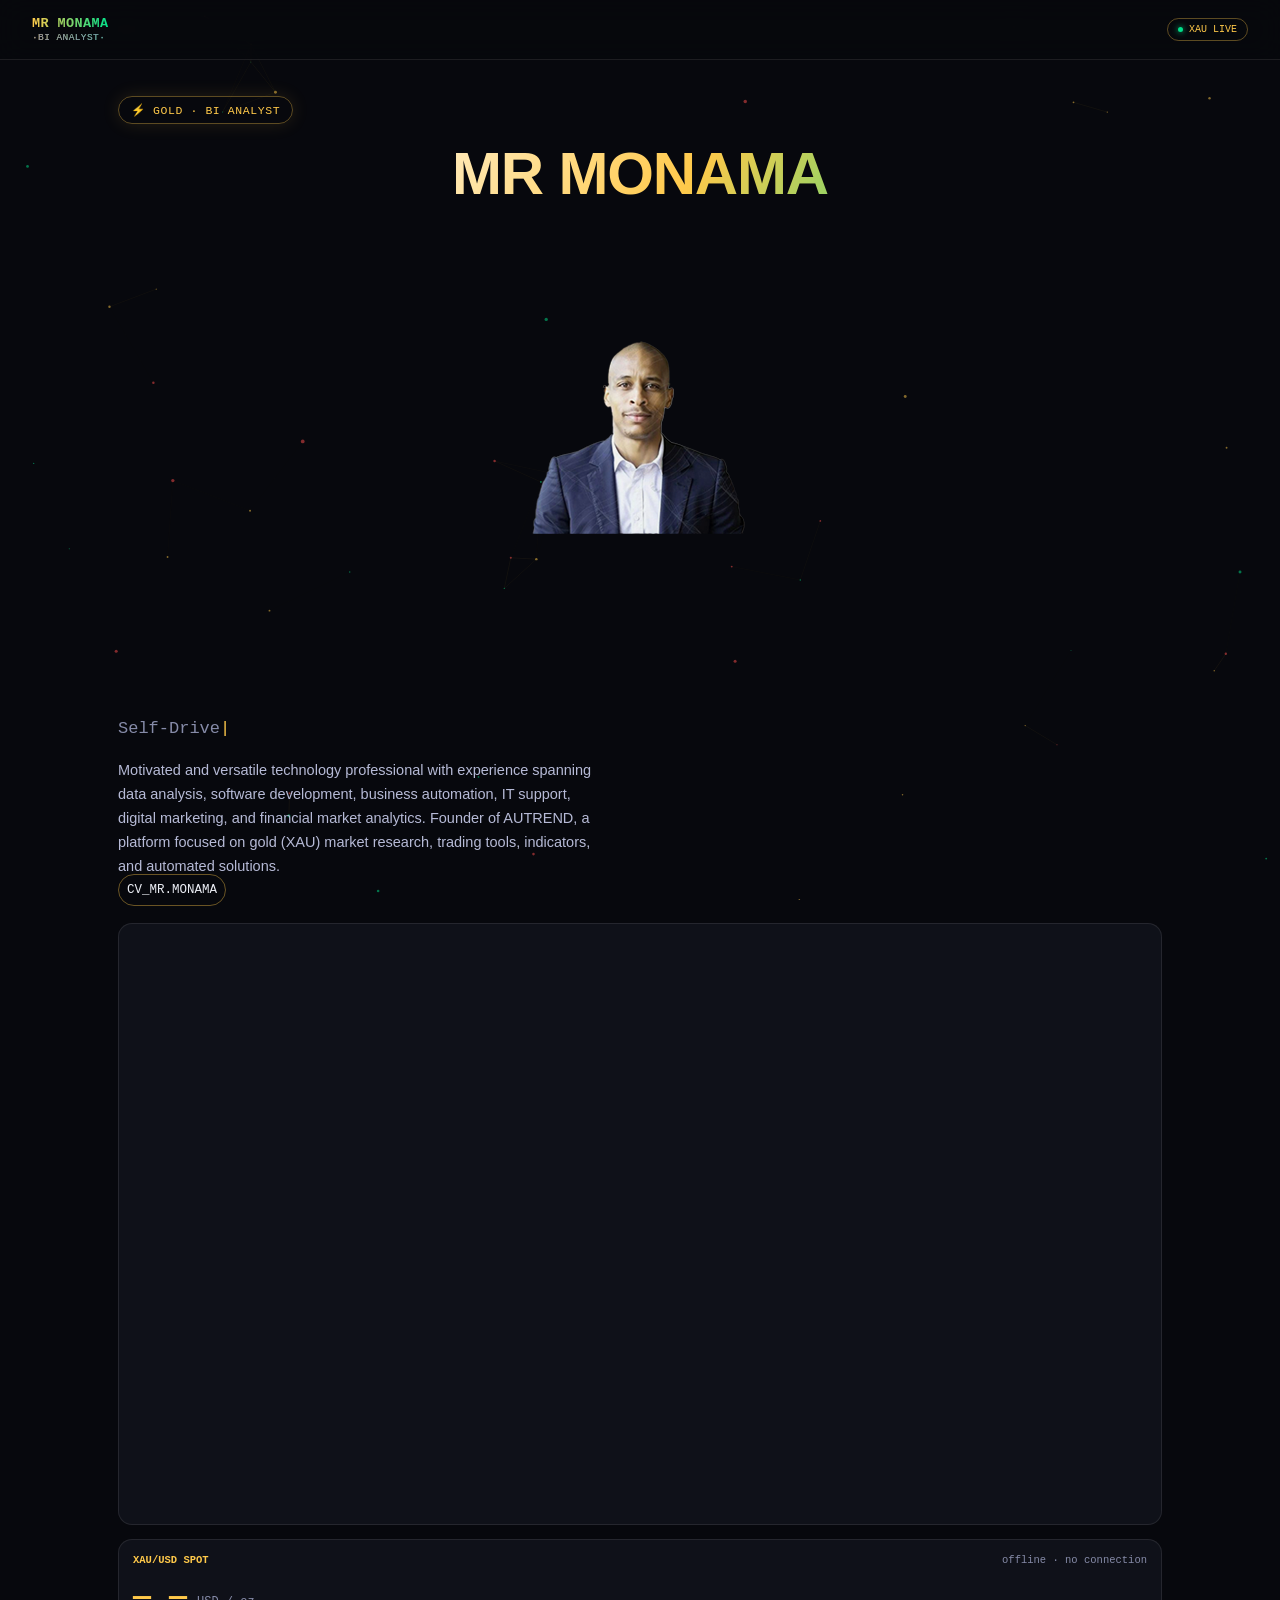
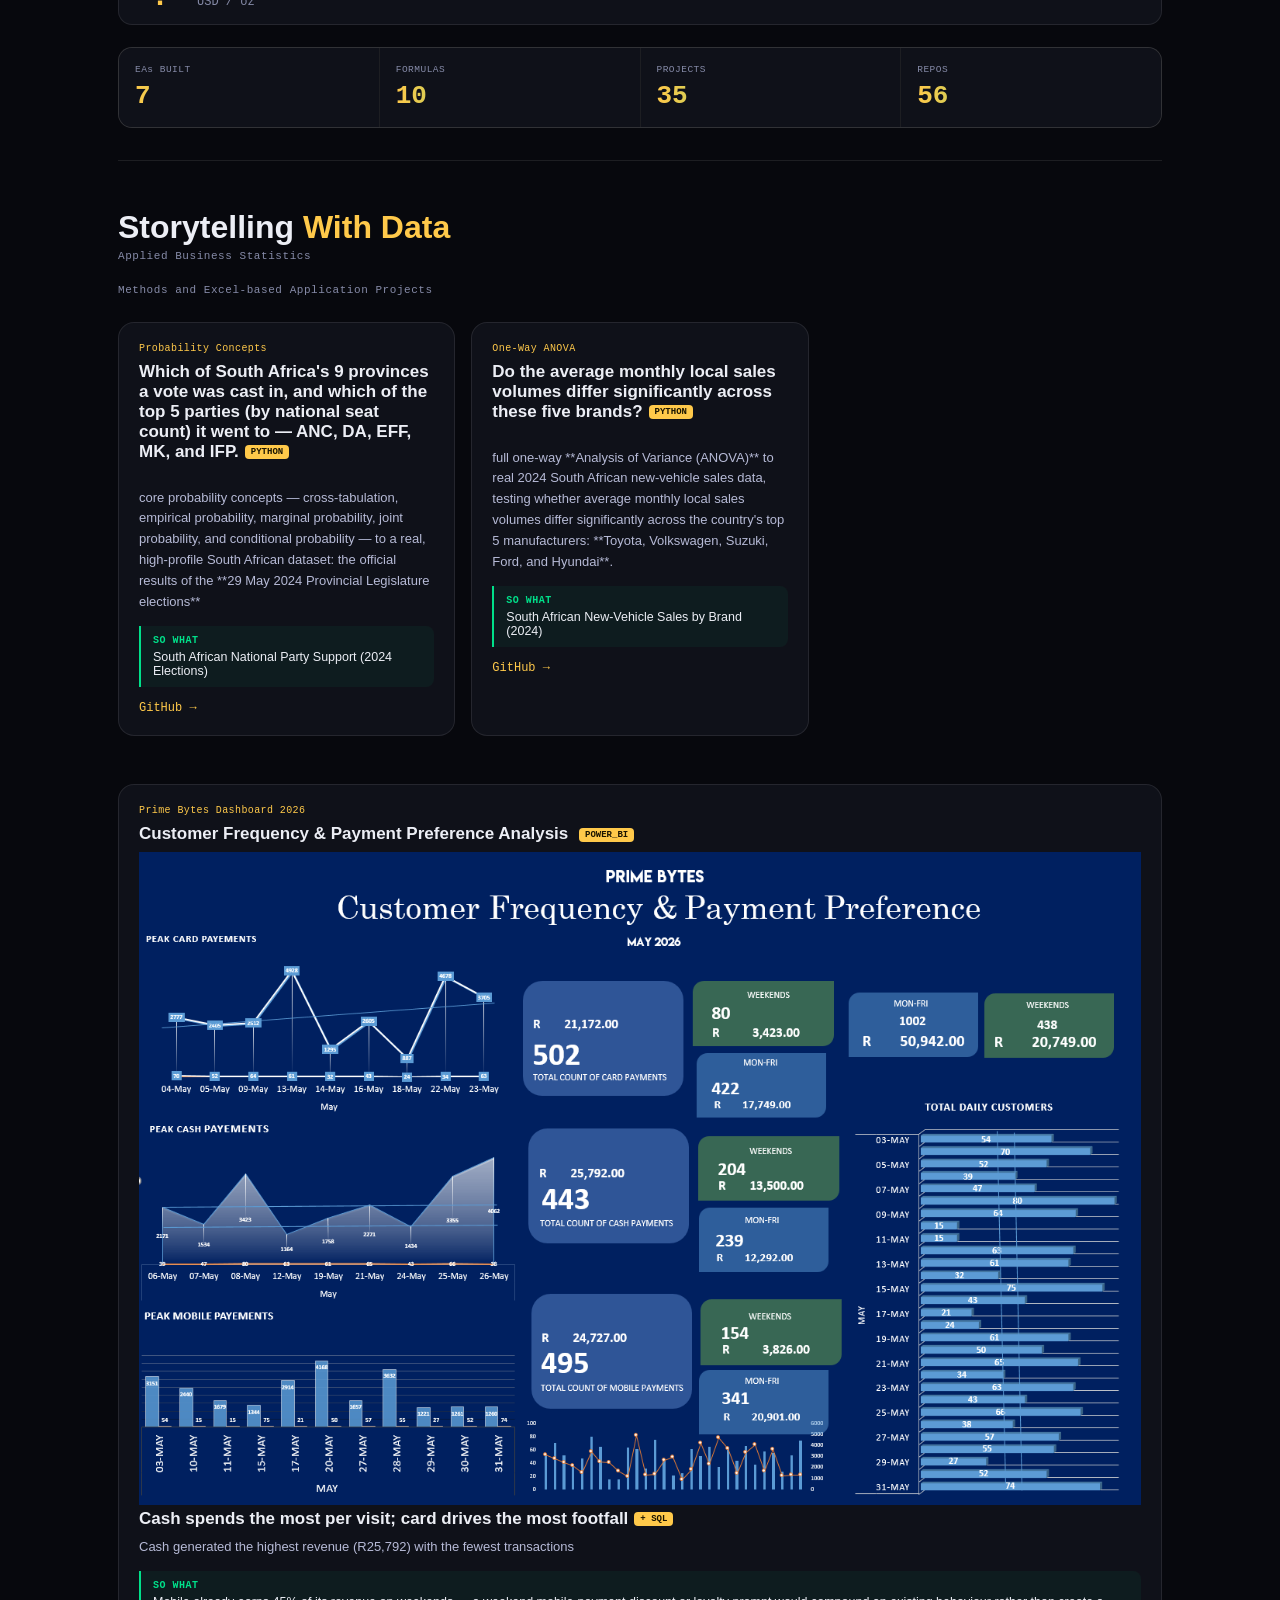
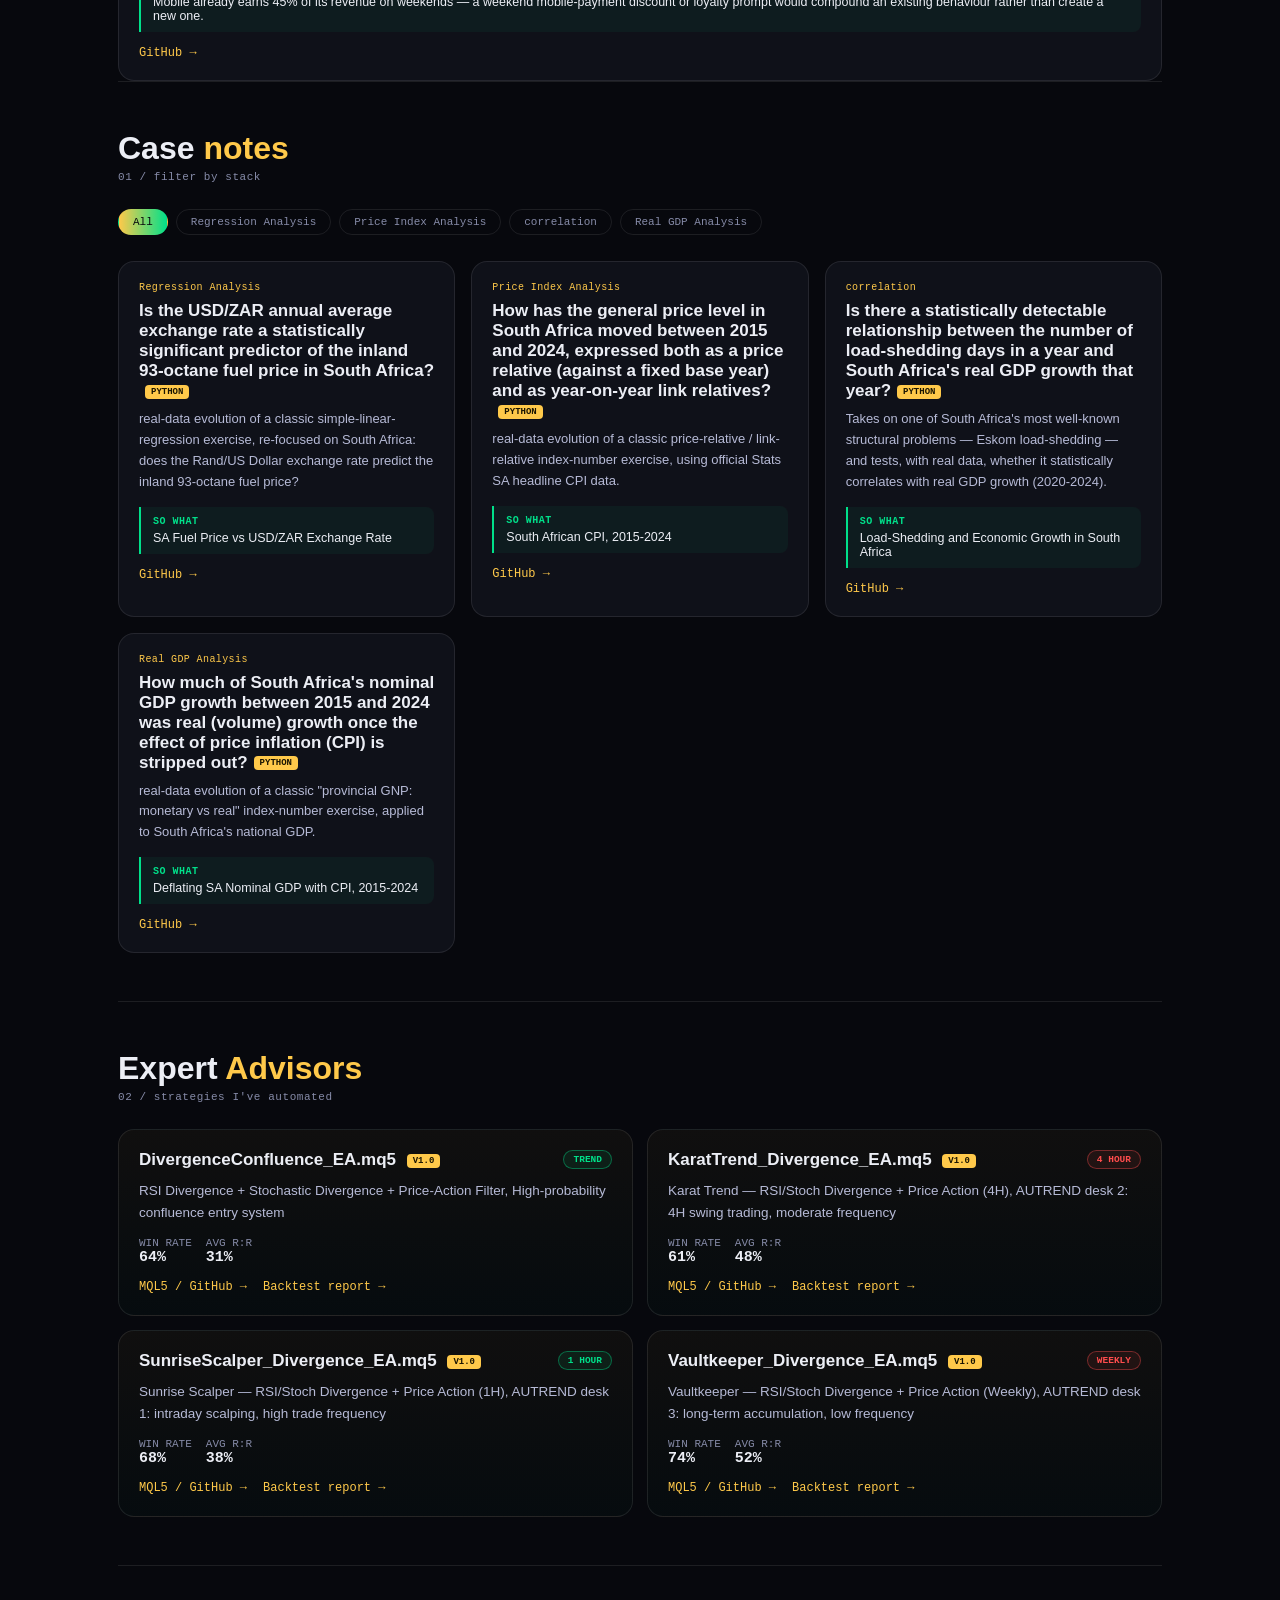
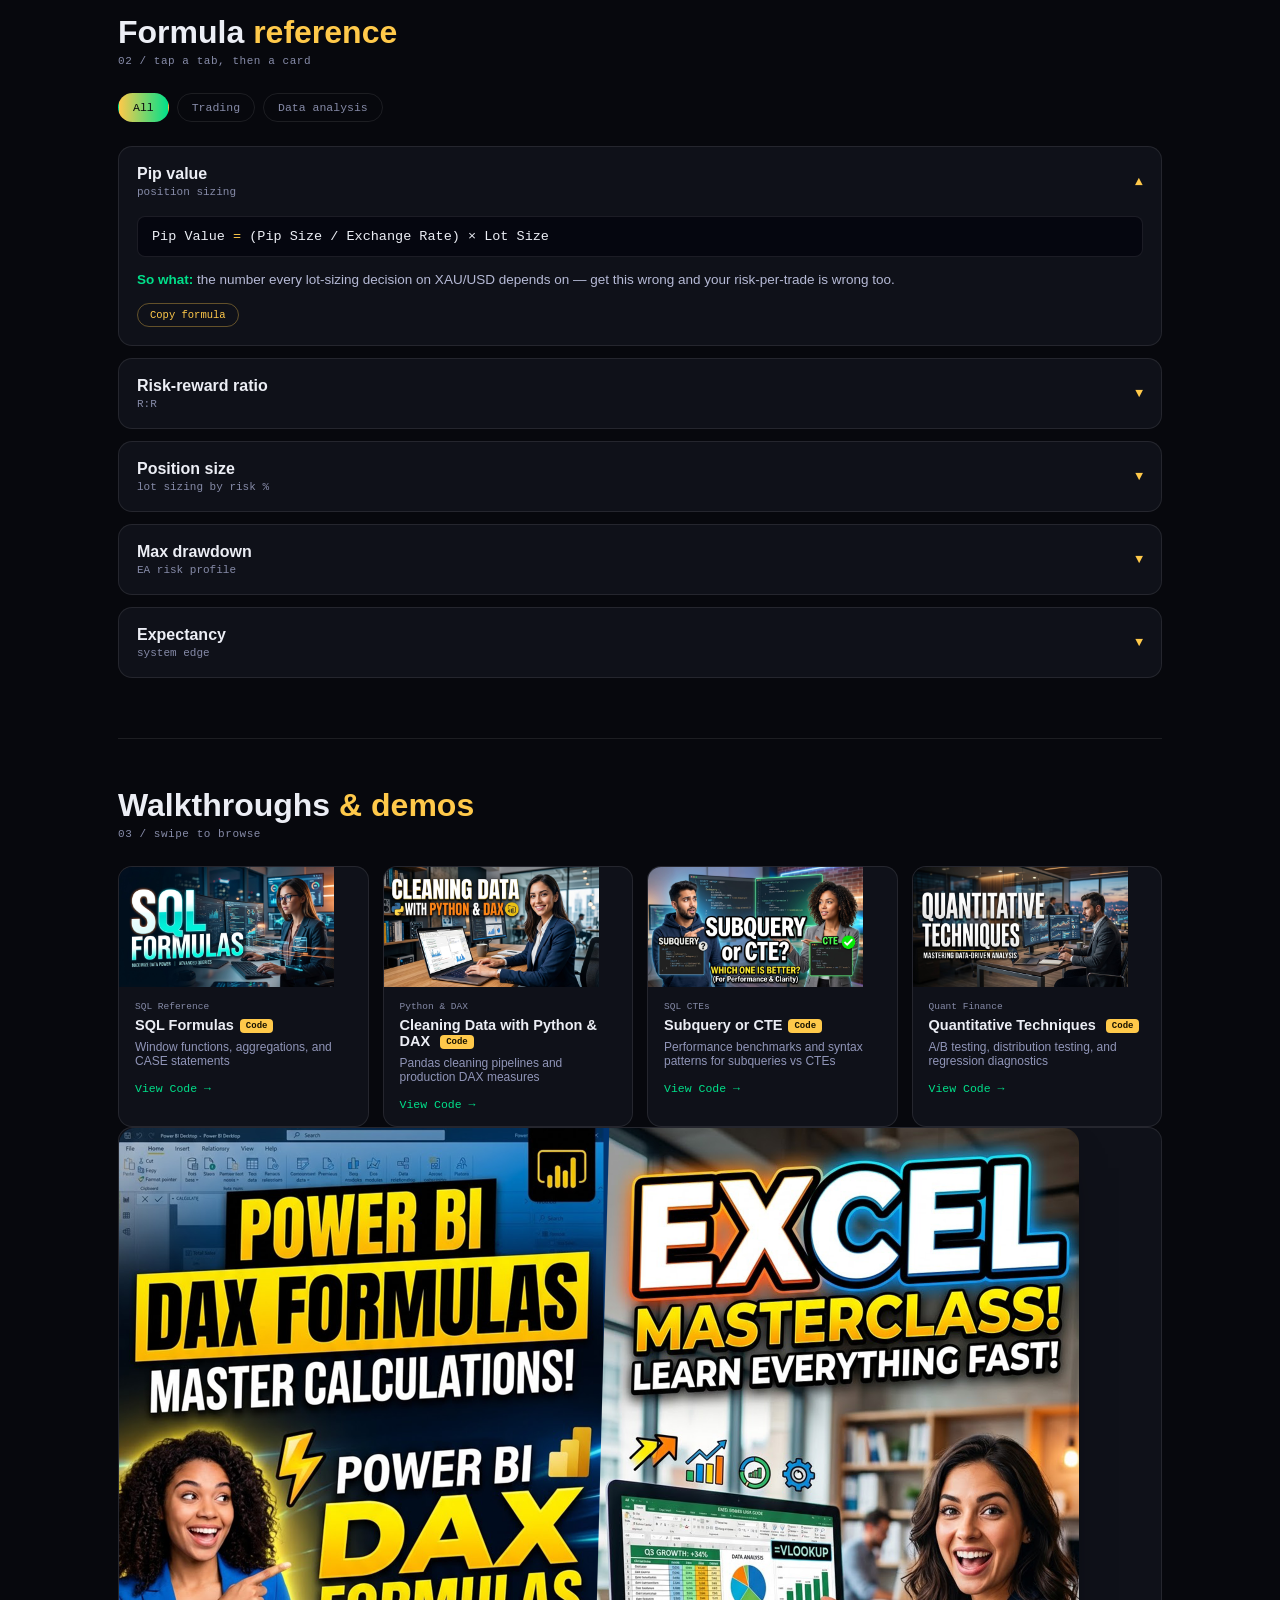
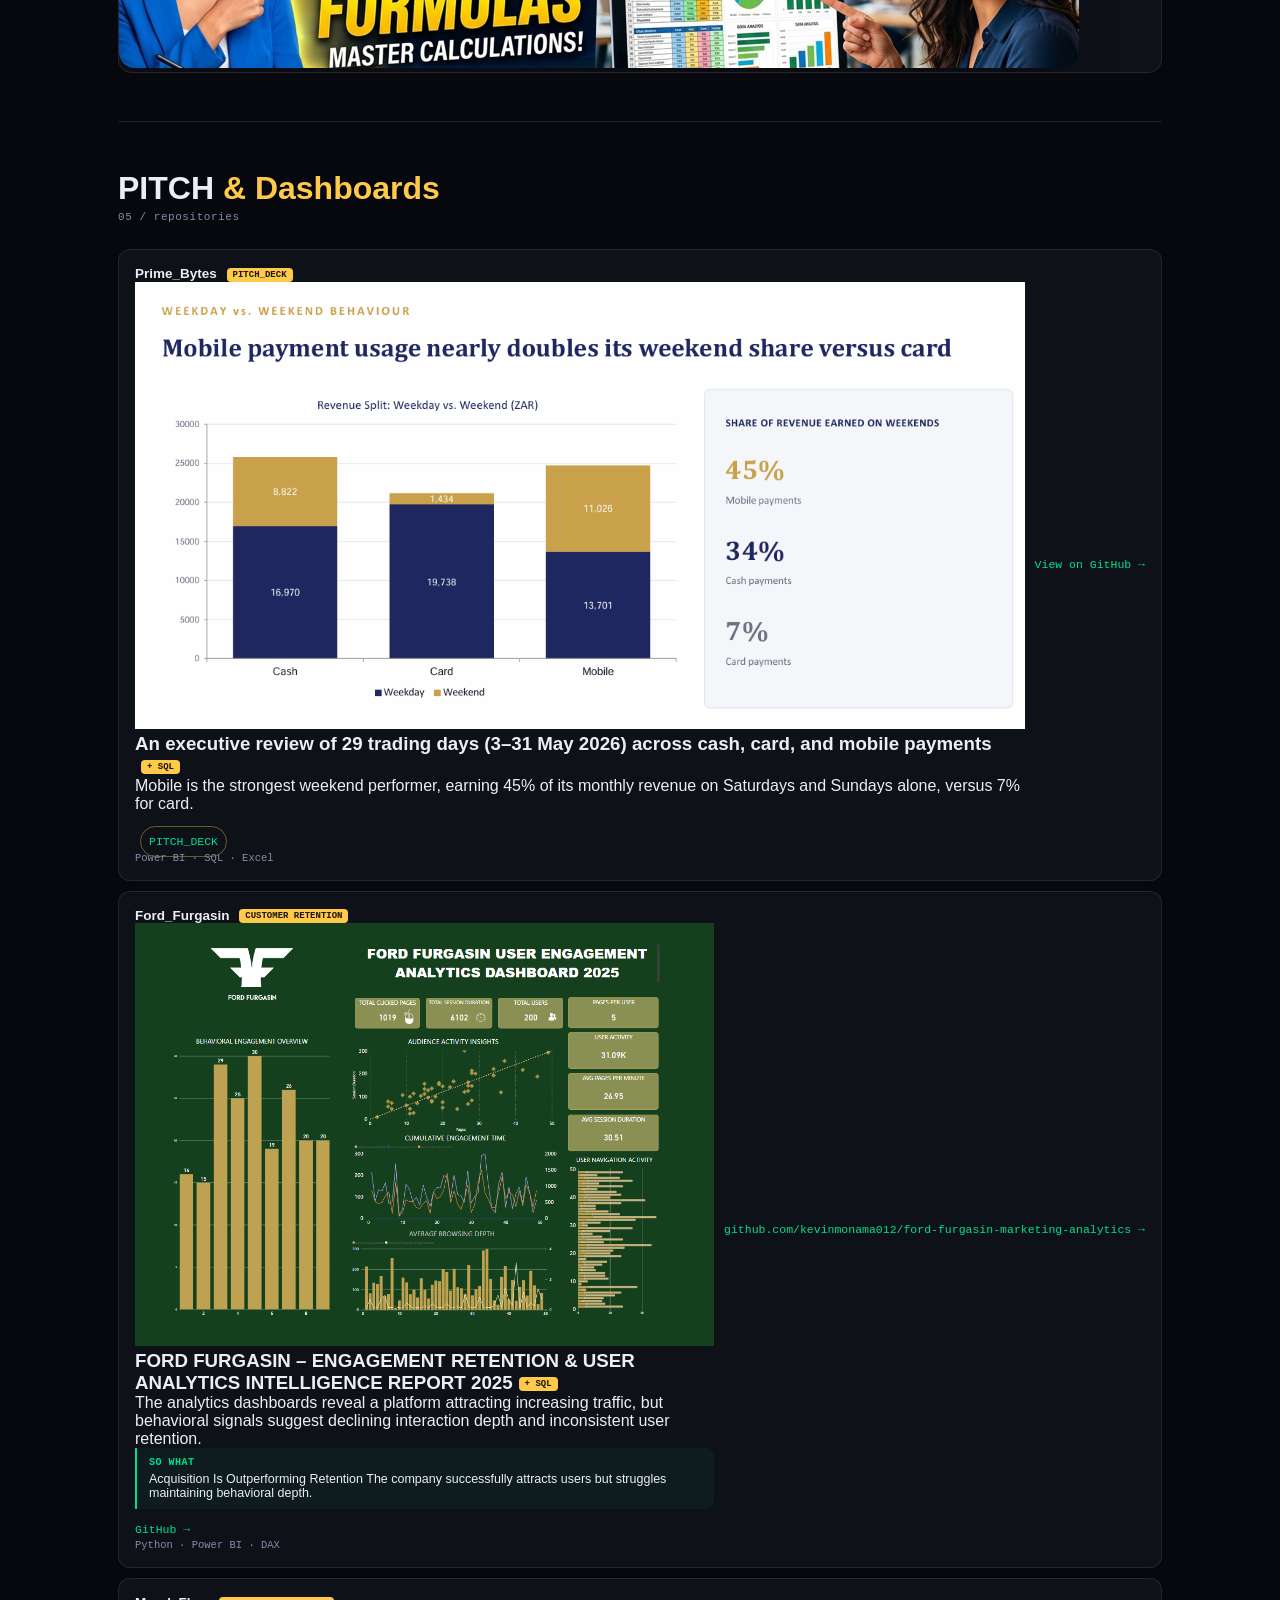
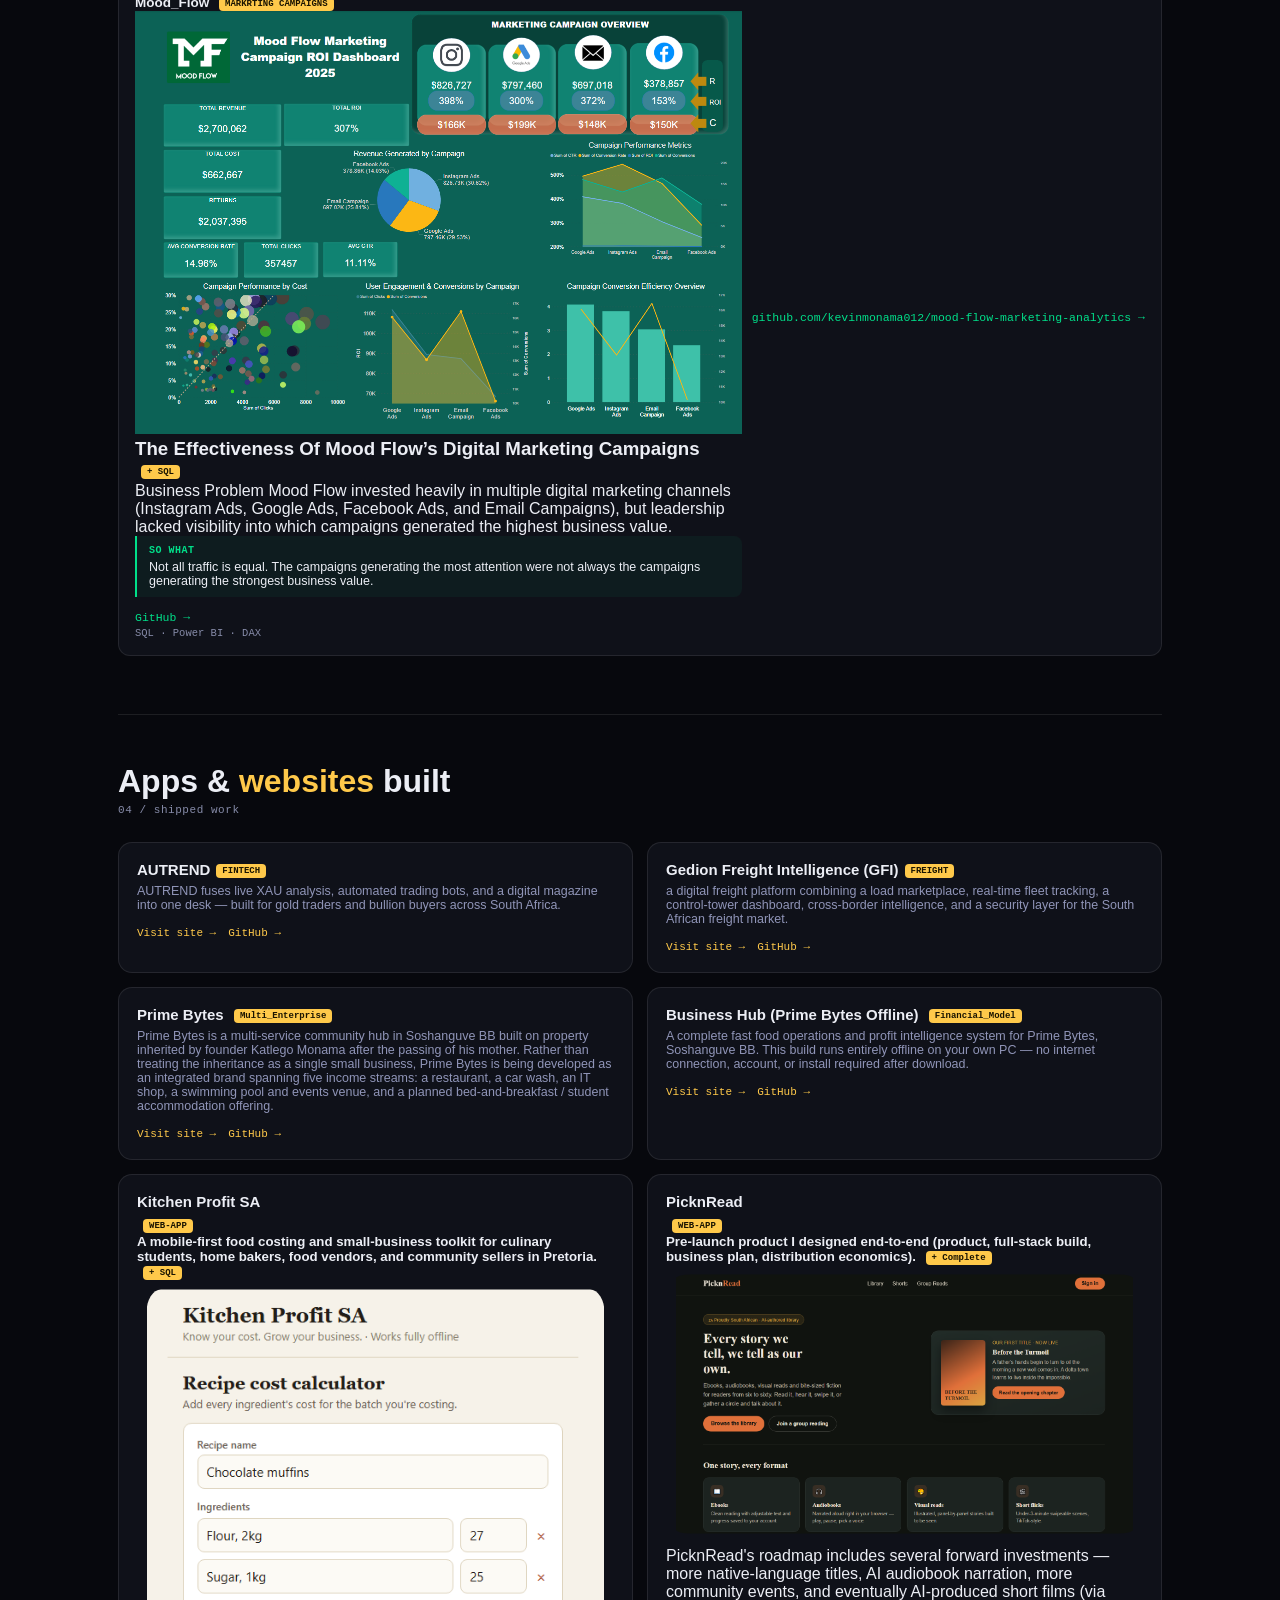
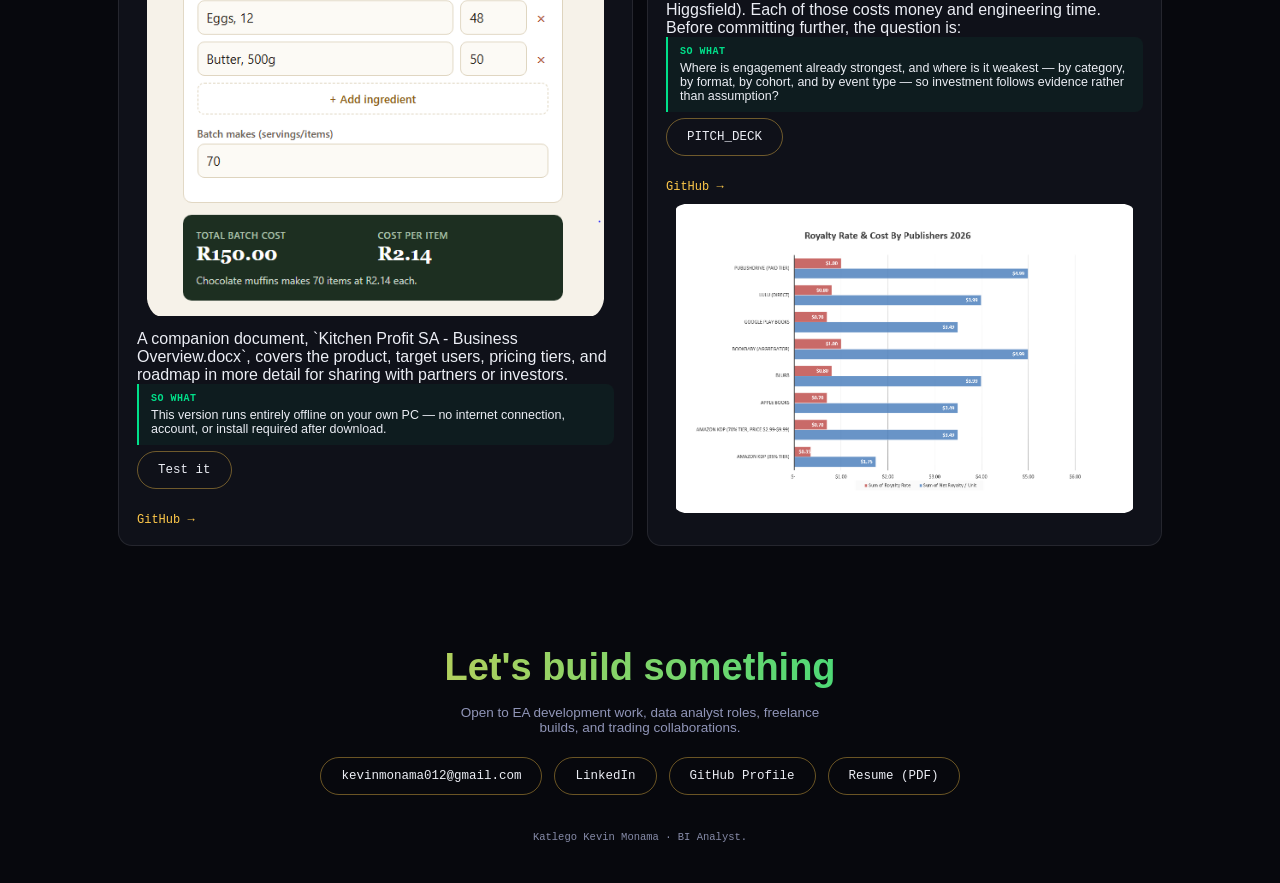
<file: index.html>
﻿<!DOCTYPE html>
<html lang="en">
<head>
<meta charset="UTF-8">
<meta name="viewport" content="width=device-width, initial-scale=1.0, viewport-fit=cover">
<title>Katlego Kevin Monama — BI Analyst</title>
<style>
  :root{
    --bg:#07080d;
    --panel:#0f1119;
    --panel2:#141726;
    --line:rgba(255,255,255,0.09);
    --gold:#ffc94a;
    --gold-soft:#ffd76b;
    --buy:#00e08a;
    --sell:#ff4d4d;
    --text:#eceef5;
    --muted:#868ba8;
    --sans: -apple-system, BlinkMacSystemFont, "Segoe UI", Roboto, Helvetica, Arial, sans-serif;
    --mono: ui-monospace, "Cascadia Code", "SFMono-Regular", Consolas, "Courier New", monospace;
  }
  *{box-sizing:border-box; margin:0; padding:0; -webkit-tap-highlight-color:transparent;}
  html{scroll-behavior:smooth;}
  body{
    background:var(--bg); color:var(--text); font-family:var(--sans);
    overflow-x:hidden; position:relative; padding-bottom:64px; /* room for bottom nav */
  }
  ::selection{ background:var(--gold); color:#07080d; }
  a{ color:inherit; text-decoration:none; }

  canvas#bg-canvas{ position:fixed; inset:0; z-index:0; width:100%; height:100%; pointer-events:none; }
  .wrap{ max-width:1080px; margin:0 auto; padding:0 18px; position:relative; z-index:1; }

  #scroll-progress{
    position:fixed; top:0; left:0; height:2px; background:linear-gradient(90deg,var(--gold),var(--buy));
    z-index:100; width:0%; box-shadow:0 0 8px var(--gold);
  }

  /* ---------- TOP BAR (mobile-first, minimal) ---------- */
  header.topbar{
    position:sticky; top:0; z-index:50; backdrop-filter:blur(14px);
    background:rgba(7,8,13,0.75); border-bottom:1px solid var(--line);
    padding:14px 18px; display:flex; justify-content:space-between; align-items:center;
  }
  .brand{ font-family:var(--mono); font-weight:700; font-size:13.5px; letter-spacing:.03em;
    background:linear-gradient(90deg,var(--gold),var(--buy)); -webkit-background-clip:text; background-clip:text; color:transparent; }
  .brand .sub{ display:block; font-size:9.5px; color:var(--muted); -webkit-text-fill-color:var(--muted); font-weight:500; margin-top:1px; }
  .live-badge{
    font-family:var(--mono); font-size:10px; color:var(--gold); border:1px solid rgba(255,201,74,0.35);
    padding:5px 10px; border-radius:20px; display:flex; align-items:center; gap:6px;
  }
  .live-badge .dot{ width:5px; height:5px; border-radius:50%; background:var(--buy); box-shadow:0 0 6px var(--buy); animation:pulse 1.8s infinite; }
  @keyframes pulse{ 0%,100%{opacity:1;} 50%{opacity:.3;} }

  /* ---------- BOTTOM NAV (mobile-first primary nav) ---------- */
  nav.bottom-nav{
    position:fixed; bottom:0; left:0; right:0; z-index:60;
    background:rgba(10,12,20,0.92); backdrop-filter:blur(16px);
    border-top:1px solid var(--line);
    display:flex; justify-content:space-around; padding:8px 4px calc(8px + env(safe-area-inset-bottom));
  }
  nav.bottom-nav a{
    display:flex; flex-direction:column; align-items:center; gap:3px;
    font-family:var(--mono); font-size:9.5px; color:var(--muted); padding:4px 6px; border-radius:10px; flex:1;
    transition:color .2s;
  }
  nav.bottom-nav a .ic{ font-size:16px; line-height:1; }
  nav.bottom-nav a.active{ color:var(--gold); }
  nav.bottom-nav a:focus-visible{ outline:2px solid var(--gold); }

  @media (min-width:820px){
    nav.bottom-nav{ display:none; }
    header.topbar{ padding:16px 32px; }
    .desktop-nav{ display:flex; gap:4px; font-family:var(--mono); font-size:12px; }
    .desktop-nav a{ color:var(--muted); padding:8px 12px; border-radius:20px; transition:color .2s; }
    .desktop-nav a.active, .desktop-nav a:hover{ color:var(--text); background:rgba(255,201,74,0.08); }
    body{ padding-bottom:0; }
  }
  .desktop-nav{ display:none; }

  /* ---------- HERO ---------- */
  .hero{ padding:36px 0 32px; }
  .hero .tag{
    font-family:var(--mono); font-size:11.5px; color:var(--gold); letter-spacing:.05em;
    display:inline-flex; align-items:center; gap:8px; margin-bottom:18px;
    padding:6px 12px; border:1px solid rgba(255,201,74,0.35); border-radius:20px;
    box-shadow:0 0 18px rgba(255,201,74,0.12);
  }
  .hero h1{
    font-size:clamp(32px,9vw,60px); font-weight:800; line-height:1.05; letter-spacing:-0.02em;
    background:linear-gradient(120deg,#fff 15%,var(--gold) 55%,var(--buy) 90%);
    -webkit-background-clip:text; background-clip:text; color:transparent;
  }
  #typed-role{ font-family:var(--mono); font-size:clamp(13.5px,3.6vw,17px); color:var(--muted); margin-top:14px; min-height:24px; }
  #typed-role .cursor-blink{ color:var(--gold); animation:blink 1s step-end infinite; }
  @keyframes blink{ 50%{ opacity:0; } }
  .hero p.lede{ margin-top:16px; max-width:60ch; color:#b6bad6; font-size:14.5px; line-height:1.65; }

  /* mini chart strip - candlestick motif */
  .chart-strip{ margin-top:26px; border:1px solid var(--line); border-radius:14px; background:var(--panel); padding:14px 14px 8px; }
  .chart-strip .cs-head{ display:flex; justify-content:space-between; font-family:var(--mono); font-size:10.5px; color:var(--muted); margin-bottom:8px; }
  .chart-strip .cs-head .pair{ color:var(--gold); font-weight:700; }
  #candles{ width:100%; height:64px; display:block; }

  /* KPI grid - mobile: 2 cols, desktop: 4 */
  .kpi-strip{ margin-top:22px; display:grid; grid-template-columns:repeat(2,1fr); gap:1px; background:var(--line); border:1px solid var(--line); border-radius:14px; overflow:hidden; }
  .kpi{ background:var(--panel); padding:16px 16px; }
  .kpi .label{ font-family:var(--mono); font-size:9.5px; color:var(--muted); letter-spacing:.05em; }
  .kpi .value{ font-size:26px; font-weight:800; margin-top:6px; font-family:var(--mono);
    background:linear-gradient(90deg,var(--gold),var(--buy)); -webkit-background-clip:text; background-clip:text; color:transparent; }
  @media (min-width:640px){ .kpi-strip{ grid-template-columns:repeat(4,1fr);} }

  /* ---------- SECTIONS ---------- */
  section{ padding:48px 0; border-top:1px solid var(--line); }
  .section-head{ margin-bottom:26px; }
  .section-head h2{ font-size:clamp(23px,6vw,32px); font-weight:800; }
  .section-head h2 .accent{ color:var(--gold); }
  .section-head .idx{ font-family:var(--mono); font-size:11px; color:var(--muted); letter-spacing:.05em; margin-top:4px; display:block; }

  /* ---------- EA / STRATEGY CARDS ---------- */
  .ea-grid{ display:grid; grid-template-columns:1fr; gap:14px; }
  @media (min-width:640px){ .ea-grid{ grid-template-columns:repeat(2,1fr);} }
  .ea-card{
    border:1px solid var(--line); border-radius:16px; padding:20px; background:linear-gradient(180deg, rgba(255,201,74,0.04), rgba(0,224,138,0.02));
    transition:border-color .3s, transform .2s;
  }
  .ea-card:active, .ea-card:hover{ border-color:rgba(255,201,74,0.4); transform:translateY(-2px); }
  .ea-card .ea-top{ display:flex; justify-content:space-between; align-items:flex-start; gap:10px; margin-bottom:10px; }
  .ea-card h3{ font-size:17px; font-weight:700; }
  .badge{ font-family:var(--mono); font-size:9.5px; padding:3px 9px; border-radius:12px; font-weight:700; white-space:nowrap; }
  .badge.buy{ color:var(--buy); border:1px solid rgba(0,224,138,0.4); background:rgba(0,224,138,0.08); }
  .badge.sell{ color:var(--sell); border:1px solid rgba(255,77,77,0.4); background:rgba(255,77,77,0.08); }
  .ea-card .desc{ color:#b6bad6; font-size:13.5px; margin-bottom:14px; line-height:1.6; }
  .ea-stats{ display:flex; gap:14px; margin-bottom:14px; flex-wrap:wrap; }
  .ea-stats div{ font-family:var(--mono); font-size:11px; color:var(--muted); }
  .ea-stats div b{ display:block; color:var(--text); font-size:15px; }
  .ea-links{ display:flex; gap:16px; font-family:var(--mono); font-size:12px; }
  .ea-links a{ color:var(--gold); border-bottom:1px solid transparent; }
  .ea-links a:hover{ border-bottom-color:var(--gold); }
  .edit-flag{ display:inline-block; background:var(--gold); color:#1a1400; font-size:9px; padding:2px 6px; margin-left:6px; vertical-align:middle; font-weight:700; border-radius:4px; font-family:var(--mono); }

  /* ---------- FORMULAS (accordion) ---------- */
  .formula-tabs{ display:flex; gap:8px; margin-bottom:20px; overflow-x:auto; padding-bottom:4px; }
  .formula-tabs::-webkit-scrollbar{ display:none; }
  .ftab{ font-family:var(--mono); font-size:11.5px; color:var(--muted); background:none; border:1px solid var(--line); border-radius:20px; padding:7px 14px; cursor:pointer; white-space:nowrap; flex-shrink:0; }
  .ftab.active{ color:var(--bg); background:linear-gradient(90deg,var(--gold),var(--buy)); border-color:transparent; }

  .formula-card{ border:1px solid var(--line); border-radius:14px; margin-bottom:12px; overflow:hidden; background:var(--panel); transition:border-color .25s; display:none; }
  .formula-card.group-visible{ display:block; }
  .formula-card:hover{ border-color:rgba(255,201,74,0.35); }
  .formula-head{ display:flex; align-items:center; justify-content:space-between; gap:14px; padding:18px 18px; cursor:pointer; user-select:none; }
  .formula-head .fname{ font-size:16px; font-weight:700; }
  .formula-head .fsub{ font-family:var(--mono); font-size:11px; color:var(--muted); margin-top:3px; display:block; }
  .formula-head .chev{ font-family:var(--mono); color:var(--gold); transition:transform .3s; font-size:13px; flex-shrink:0; }
  .formula-card.open .chev{ transform:rotate(180deg); }
  .formula-body{ max-height:0; overflow:hidden; transition:max-height .4s ease; padding:0 18px; }
  .formula-card.open .formula-body{ max-height:280px; padding-bottom:18px; }
  .formula-eq{ font-family:var(--mono); background:#05060f; border:1px solid var(--line); border-radius:8px; padding:12px 14px; font-size:13.5px; margin-bottom:12px; overflow-x:auto; white-space:nowrap; }
  .formula-eq .op{ color:var(--gold); }
  .formula-why{ color:#b6bad6; font-size:13.5px; line-height:1.6; }
  .formula-why strong{ color:var(--buy); font-weight:700; }
  .copy-btn{ font-family:var(--mono); font-size:10.5px; color:var(--gold); background:none; border:1px solid rgba(255,201,74,0.35); border-radius:16px; padding:5px 12px; cursor:pointer; margin-top:12px; }
  .copy-btn:active{ background:rgba(255,201,74,0.12); }

  /* ---------- PROJECTS ---------- */
  .filter-bar{ display:flex; gap:8px; margin-bottom:22px; overflow-x:auto; padding-bottom:4px; }
  .filter-bar::-webkit-scrollbar{ display:none; }
  .filter-btn{ font-family:var(--mono); font-size:11px; color:var(--muted); background:none; border:1px solid var(--line); border-radius:20px; padding:6px 14px; cursor:pointer; white-space:nowrap; flex-shrink:0; }
  .filter-btn.active{ color:var(--bg); background:linear-gradient(90deg,var(--gold),var(--buy)); border-color:transparent; }

  .project-grid{ display:grid; grid-template-columns:1fr; gap:16px; }
  @media (min-width:640px){ .project-grid{ grid-template-columns:repeat(2,1fr);} }
  @media (min-width:960px){ .project-grid{ grid-template-columns:repeat(3,1fr);} }
  .project{ border:1px solid var(--line); border-radius:16px; padding:20px; background:var(--panel); transition:transform .15s, border-color .3s; }
  .project:hover{ border-color:rgba(0,224,138,0.4); }
  .project.hidden{ display:none; }
  .project .stack{ font-family:var(--mono); font-size:10px; color:var(--gold); letter-spacing:.04em; margin-bottom:8px; }
  .project h3{ font-size:17px; font-weight:700; margin-bottom:8px; }
  .project .desc{ color:#b6bad6; font-size:13px; margin-bottom:14px; line-height:1.6; }
  .so-what{ border-left:2px solid var(--buy); padding:9px 12px; background:rgba(0,224,138,0.05); font-size:12.5px; margin-bottom:14px; border-radius:0 8px 8px 0; }
  .so-what .tag2{ color:var(--buy); font-weight:700; font-family:var(--mono); font-size:10px; letter-spacing:.05em; display:block; margin-bottom:4px; }
  .proj-links{ display:flex; gap:16px; font-family:var(--mono); font-size:12px; }
  .proj-links a{ color:var(--gold); }

  /* ---------- VIDEOS ---------- */
  .video-scroll{ display:flex; gap:14px; overflow-x:auto; padding-bottom:8px; margin:0 -18px; padding-left:18px; padding-right:18px; }
  .video-scroll::-webkit-scrollbar{ display:none; }
  .video-card{ min-width:220px; border:1px solid var(--line); border-radius:14px; overflow:hidden; background:var(--panel); flex-shrink:0; scroll-snap-align:start; }
  .video-scroll{ scroll-snap-type:x mandatory; }
  .video-thumb{ height:120px; background:radial-gradient(circle at 30% 30%, rgba(255,201,74,0.25), transparent 60%), radial-gradient(circle at 70% 70%, rgba(0,224,138,0.2), transparent 60%), #0a0d20; display:flex; align-items:center; justify-content:center; }
  .play-btn{ width:40px; height:40px; border-radius:50%; border:1px solid var(--gold); display:flex; align-items:center; justify-content:center; color:var(--gold); font-size:13px; box-shadow:0 0 18px rgba(255,201,74,0.3); }
  .video-info{ padding:14px 16px; }
  .video-info .vlabel{ font-family:var(--mono); font-size:9.5px; color:var(--muted); margin-bottom:5px; }
  .video-info h4{ font-size:14.5px; font-weight:700; margin-bottom:7px; }
  .video-info p{ font-size:12px; color:#9095b8; margin-bottom:10px; }
  .video-info a{ font-family:var(--mono); font-size:11.5px; color:var(--buy); }
  @media (min-width:640px){ .video-scroll{ display:grid; grid-template-columns:repeat(auto-fill,minmax(220px,1fr)); overflow:visible; margin:0; padding:0; } .video-card{ min-width:0; } }

  /* ---------- APPS ---------- */
  .apps-grid{ display:grid; grid-template-columns:1fr; gap:14px; }
  @media (min-width:640px){ .apps-grid{ grid-template-columns:repeat(2,1fr);} }
  .app-item{ border:1px solid var(--line); border-radius:14px; padding:18px; background:var(--panel); }
  .app-item h4{ font-size:15px; font-weight:700; margin-bottom:6px; }
  .app-item p{ font-size:12.5px; color:#9095b8; margin-bottom:10px; }
  .app-item .links a{ font-family:var(--mono); font-size:11px; margin-right:12px; color:var(--gold); }

  /* ---------- GITHUB ---------- */
  .gh-row{ display:flex; justify-content:space-between; align-items:center; gap:10px; padding:16px 16px; border:1px solid var(--line); border-radius:12px; margin-bottom:10px; background:var(--panel); }
  .gh-row .name{ font-weight:700; font-size:13.5px; }
  .gh-row .meta{ color:var(--muted); font-family:var(--mono); font-size:10.5px; margin-top:3px; }
  .gh-row a{ font-family:var(--mono); font-size:11.5px; color:var(--buy); flex-shrink:0; }

  /* ---------- CONTACT ---------- */
  footer{ padding:52px 0 40px; text-align:center; }
  footer h2{ font-size:clamp(24px,7vw,38px); font-weight:800; margin-bottom:16px;
    background:linear-gradient(90deg,var(--gold),var(--buy)); -webkit-background-clip:text; background-clip:text; color:transparent; }
  footer > .wrap > p{ color:#9095b8; max-width:50ch; margin:0 auto; font-size:13.5px; }
  .contact-row{ display:flex; gap:12px; flex-wrap:wrap; justify-content:center; margin-top:22px; }
  .contact-btn{ font-family:var(--mono); font-size:12.5px; padding:11px 20px; border-radius:30px; border:1px solid rgba(255,201,74,0.4); }
  .contact-btn:active{ background:linear-gradient(90deg,var(--gold),var(--buy)); color:#07080d; }
  .fine{ margin-top:36px; color:var(--muted); font-size:10.5px; font-family:var(--mono); }

  @media (prefers-reduced-motion: reduce){ *{ animation:none !important; transition:none !important; } }
</style>
<link rel="stylesheet" href="video-frame.css">
</head>
<body>

<div id="scroll-progress"></div>
<canvas id="bg-canvas"></canvas>

<header class="topbar">
  <div class="brand">MR MONAMA<span class="sub"> ·BI ANALYST· </span></div>
  <nav class="desktop-nav" id="navLinks">
    <a href="#projects" data-sec="projects">Projects</a>
    <a href="#eas" data-sec="eas">EAs</a>
    <a href="#formulas" data-sec="formulas">Formulas</a>
    <a href="#videos" data-sec="videos">Videos</a>
    <a href="#built" data-sec="built">Built</a>
    <a href="#github" data-sec="github">GitHub</a>
    <a href="#contact" data-sec="contact">Contact</a>
  </nav>
  <div class="live-badge"><span class="dot"></span>XAU LIVE</div>
</header>

<div class="wrap">

  <section class="hero" style="border-top:none;">
    <div class="tag">⚡ GOLD · BI ANALYST</div>
    <h1 style=" display:flex; align-items:center; justify-content:center; ">MR MONAMA</h1><div style=" display:flex; align-items:center; justify-content:center; ">
    <img src="katlego1.png" alt="Katlego"></div>
    <div id="typed-role"></div>
    <p class="lede">Motivated and versatile technology professional with experience spanning data analysis, software development, business 
      automation, IT support, digital marketing, and financial market analytics. Founder of AUTREND, a platform focused on gold (XAU) 
      market research, trading tools, indicators, and automated solutions.</p>
      <nav>
        <a class="contact-btn" href="Kevin Katlego Monama 2026 CV_Analyst.pdf" style=" padding: 8px;"><span></span>CV_MR.MONAMA</a>
      </nav>

    <div class="tradingview-widget-container" style="margin-top:26px; border:1px solid var(--line); border-radius:14px; overflow:hidden; background:var(--panel);">
      <iframe
        src="https://s.tradingview.com/widgetembed/?symbol=OANDA:XAUUSD&interval=60"
        width="100%"
        height="600"
        frameborder="0"
        loading="lazy"
        style="display:block; border:0;">
      </iframe>
    </div>

    <div class="chart-strip" style="margin-top:14px;">
      <div class="cs-head"><span class="pair">XAU/USD SPOT</span><span id="gold-updated">connecting…</span></div>
      <div id="gold-price-widget" style="display:flex; align-items:baseline; gap:10px; padding:6px 0 2px;">
        <span id="gold-price" style="font-family:var(--mono); font-size:30px; font-weight:800; color:var(--gold);">--.--</span>
        <span style="font-family:var(--mono); font-size:12px; color:var(--muted);">USD / oz</span>
        <span id="gold-change" style="font-family:var(--mono); font-size:12px; margin-left:auto;"></span>
      </div>
    </div>

    <div class="kpi-strip">
      <div class="kpi"><div class="label">EAs BUILT</div><div class="value" data-count="7">7</div></div>
      <div class="kpi"><div class="label">FORMULAS</div><div class="value" data-count="10">0</div></div>
      <div class="kpi"><div class="label">PROJECTS</div><div class="value" data-count="35">0</div></div>
      <div class="kpi"><div class="label">REPOS</div><div class="value" data-count="56">0</div></div>
    </div>
  </section>

  <!-- PROJECTS -->
  <section id="projects">
    <div class="section-head">
      <h2>Storytelling <span class="accent">With Data</span></h2>
      <span class="idx">Applied Business Statistics</span><br>
      <span class="idx">Methods and Excel-based Application Projects</span>
    </div>
    
    <div class="project-grid" id="projectGrid">
      <div class="project" data-tag="trading">
        <div class="stack">Probability Concepts </div>
        <h3> Which of South Africa's 9 provinces a vote was cast in, and which of the top 5 parties (by national seat count) it went to — ANC, DA, EFF, MK, and IFP.<span class="edit-flag">PYTHON</span></h3>
        <div class="image"><img></div>

        <div class="desc">core probability concepts — cross-tabulation, empirical
          probability, marginal probability, joint probability, and conditional
          probability — to a real, high-profile South African dataset: the official
          results of the **29 May 2024 Provincial Legislature elections**</div>
        <div class="so-what"><span class="tag2">SO WHAT</span>South African National Party Support (2024 Elections)</div>
        <div class="proj-links"><a href="https://github.com/kevinmonama012/probability-concepts-sa-elections-2024" target="_blank" rel="noopener">GitHub &rarr;</a></div>
      </div>
      <div class="project" data-tag="trading">
        <div class="stack"> One-Way ANOVA </div>
        <h3>  Do the average monthly local sales volumes differ significantly across these five brands?<span class="edit-flag">PYTHON</span></h3>
        <div class="image"><img></div>
        <div class="desc">full one-way **Analysis of Variance (ANOVA)** to
          real 2024 South African new-vehicle sales data, testing whether average
          monthly local sales volumes differ significantly across the country's top
          5 manufacturers: **Toyota, Volkswagen, Suzuki, Ford, and Hyundai**.</div>
        <div class="so-what"><span class="tag2">SO WHAT</span>South African New-Vehicle Sales by Brand (2024)</div>
        <div class="proj-links"><a href="https://github.com/kevinmonama012/one-way-anova-sa-car-sales" target="_blank" rel="noopener">GitHub &rarr;</a></div>
      </div> 
      
            
    </div>
  </section>

  <section class="project">
    <div class="stack"> Prime Bytes Dashboard 2026</div>
    <h3>Customer Frequency & Payment Preference Analysis
      <span class="edit-flag">POWER_BI</span></h3>
    
    <img src="prime.PNG" alt="" class="graph" width="100%" height="auto">
    <h3>Cash spends the most per visit; card drives the most footfall<span class="edit-flag">+ SQL</span></h3>
    <div class="desc">Cash generated the highest revenue (R25,792) with the fewest transactions </div>
      <div class="so-what"><span class="tag2">SO WHAT</span>Mobile already earns 45% of its revenue on weekends — a weekend mobile-payment discount or loyalty prompt would compound an existing behaviour rather than create a new one.

      </div>
      <div class="proj-links"><a href="https://github.com/kevinmonama012/prime-bytes-executive-dashboard" target="_blank" rel="noopener">GitHub &rarr;</a></div>
    </section>

  <section id="projects">
    <div class="section-head">
      <h2>Case <span class="accent">notes</span></h2>
      <span class="idx">01 / filter by stack</span>
    </div>
    <div class="filter-bar" id="filterBar">
      <button class="filter-btn active" data-filter="all">All</button>
      <button class="filter-btn" data-filter="trading">Regression Analysis</button>
      <button class="filter-btn" data-filter="python">Price Index Analysis</button>
      <button class="filter-btn" data-filter="web">correlation </button>
      <button class="filter-btn" data-filter="bi">Real GDP Analysis </button>
    </div>
    <div class="project-grid" id="projectGrid">
      <div class="project" data-tag="trading">
        <div class="stack">Regression Analysis</div>
        <h3>  Is the USD/ZAR annual average exchange rate a statistically significant predictor of the inland 93-octane fuel price in South Africa?<span class="edit-flag">PYTHON</span></h3>
        <div class="desc">real-data evolution of a classic simple-linear-regression exercise,
          re-focused on South Africa: does the Rand/US Dollar exchange rate predict the
          inland 93-octane fuel price?</div>
        <div class="so-what"><span class="tag2">SO WHAT</span>SA Fuel Price vs USD/ZAR Exchange Rate</div>
        <div class="proj-links"><a href="https://github.com/kevinmonama012/sa-fuel-price-vs-usdzar-regression" target="_blank" rel="noopener">GitHub &rarr;</a></div>
      </div>
      <div class="project" data-tag="python">
        <div class="stack">Price Index Analysis</div>
        <h3>  How has the general price level in South Africa moved between 2015 and 2024, expressed both as a price relative (against a fixed base year) and as year-on-year link relatives?
          <span class="edit-flag">PYTHON</span></h3>
        <div class="desc">real-data evolution of a classic price-relative / link-relative
          index-number exercise, using official Stats SA headline CPI data.</div>
        <div class="so-what"><span class="tag2">SO WHAT</span>South African CPI, 2015-2024</div>
        <div class="proj-links"><a href="https://github.com/kevinmonama012/south-africa-cpi-price-index-analysis" target="_blank" rel="noopener">GitHub &rarr;</a></div>
      </div>
      <div class="project" data-tag="web">
        <div class="stack">correlation</div>
        <h3> Is there a statistically detectable relationship between the number of load-shedding days in a year and South Africa's real GDP growth that year?<span class="edit-flag">PYTHON</span></h3>
        <div class="desc">Takes on one of South Africa's most well-known structural problems — Eskom
          load-shedding — and tests, with real data, whether it statistically
          correlates with real GDP growth (2020-2024).</div>
        <div class="so-what"><span class="tag2">SO WHAT</span>Load-Shedding and Economic Growth in South Africa</div>
        <div class="proj-links"><a href="https://github.com/kevinmonama012/loadshedding-economic-growth-sa" target="_blank" rel="noopener">GitHub &rarr;</a></div>
      </div>
      <div class="project" data-tag="bi">
        <div  class="stack">Real GDP Analysis </div>
        <h3>   How much of South Africa's nominal GDP growth between 2015 and 2024 was real (volume) growth once the effect of price inflation (CPI) is stripped out?<span class="edit-flag">PYTHON</span></h3>
        <div class="desc">real-data evolution of a classic "provincial GNP: monetary vs real"
          index-number exercise, applied to South Africa's national GDP.</div>
        <div class="so-what"><span class="tag2">SO WHAT</span>Deflating SA Nominal GDP with CPI, 2015-2024</div>
        <div class="proj-links"><a href="https://github.com/kevinmonama012/sa-real-gdp-deflating-analysis" target="_blank" rel="noopener">GitHub &rarr;</a></div>
      </div>
    </div>
  </section>

  <!-- EAs / STRATEGIES -->
  <section id="eas">
    <div class="section-head">
      <h2>Expert <span class="accent">Advisors</span></h2>
      <span class="idx">02 / strategies I've automated</span>
    </div>
    <div class="ea-grid">
      <div class="ea-card">
        <div class="ea-top"><h3>DivergenceConfluence_EA.mq5 <span class="edit-flag">V1.0 </span></h3><span class="badge buy">TREND</span></div>
        <div class="desc">RSI Divergence + Stochastic Divergence + Price-Action Filter, High-probability confluence entry system</div>
        <div class="ea-stats">
          <div>WIN RATE<b>64%</b></div>
          <div>AVG R:R<b>31%</b></div>
         <!-- <div>MAX DD<b>--%</b></div>-->
        </div>
        <div class="ea-links"><a href="https://github.com/kevinmonama012/divergence-confluence-ea" target="_blank" rel="noopener">MQL5 / GitHub &rarr;</a><a href="https://github.com/kevinmonama012/divergence-confluence-ea/blob/main/BACKTEST.md" target="_blank" rel="noopener">Backtest report &rarr;</a></div>
      </div>
      <div class="ea-card">
        <div class="ea-top"><h3>KaratTrend_Divergence_EA.mq5 <span class="edit-flag">V1.0 </span></h3><span class="badge sell">4 HOUR</span></div>
        <div class="desc">Karat Trend — RSI/Stoch Divergence + Price Action (4H), AUTREND desk 2: 4H swing trading, moderate frequency</div>
        <div class="ea-stats">
          <div>WIN RATE<b>61%</b></div>
          <div>AVG R:R<b>48%</b></div>
          <!-- <div>MAX DD<b>--%</b></div>-->
        </div>
        <div class="ea-links"><a href="https://github.com/kevinmonama012/karattrend-divergence-ea" target="_blank" rel="noopener">MQL5 / GitHub &rarr;</a><a href="https://github.com/kevinmonama012/karattrend-divergence-ea/blob/main/BACKTEST.md" target="_blank" rel="noopener">Backtest report &rarr;</a></div>
      </div>
      <div class="ea-card">
        <div class="ea-top"><h3>SunriseScalper_Divergence_EA.mq5 <span class="edit-flag">V1.0 </span></h3><span class="badge buy">1 HOUR</span></div>
        <div class="desc">Sunrise Scalper — RSI/Stoch Divergence + Price Action (1H), AUTREND desk 1: intraday scalping, high trade frequency </div>
        <div class="ea-stats">
          <div>WIN RATE<b>68%</b></div>
          <div>AVG R:R<b>38%</b></div>
          <!-- <div>MAX DD<b>--%</b></div>-->
        </div>
        <div class="ea-links"><a href="https://github.com/kevinmonama012/sunrisescalper-divergence-ea" target="_blank" rel="noopener">MQL5 / GitHub &rarr;</a><a href="https://github.com/kevinmonama012/sunrisescalper-divergence-ea/blob/main/BACKTEST.md" target="_blank" rel="noopener">Backtest report &rarr;</a></div>
      </div>
      <div class="ea-card">
        <div class="ea-top"><h3>Vaultkeeper_Divergence_EA.mq5 <span class="edit-flag">V1.0 </span></h3><span class="badge sell">WEEKLY</span></div>
        <div class="desc">Vaultkeeper — RSI/Stoch Divergence + Price Action (Weekly), AUTREND desk 3: long-term accumulation, low frequency </div>
        <div class="ea-stats">
          <div>WIN RATE<b>74%</b></div>
          <div>AVG R:R<b>52%</b></div>
          <!-- <div>MAX DD<b>--%</b></div>-->
        </div>
        <div class="ea-links"><a href="https://github.com/kevinmonama012/vaultkeeper-divergence-ea" target="_blank" rel="noopener">MQL5 / GitHub &rarr;</a><a href="https://github.com/kevinmonama012/vaultkeeper-divergence-ea/blob/main/BACKTEST.md" target="_blank" rel="noopener">Backtest report &rarr;</a></div>
      </div>
    </div>
  </section>

  <!-- FORMULAS -->
  <section id="formulas">
    <div class="section-head">
      <h2>Formula <span class="accent">reference</span></h2>
      <span class="idx">02 / tap a tab, then a card</span>
    </div>
    <div class="formula-tabs">
      <button class="ftab active" data-group="all">All</button>
      <button class="ftab" data-group="trading">Trading</button>
      <button class="ftab" data-group="analysis">Data analysis</button>
    </div>

    <div class="formula-card group-visible" data-group="trading">
      <div class="formula-head"><div><div class="fname">Pip value</div><span class="fsub">position sizing</span></div><div class="chev">▼</div></div>
      <div class="formula-body">
        <div class="formula-eq">Pip Value <span class="op">=</span> (Pip Size / Exchange Rate) × Lot Size</div>
        <div class="formula-why"><strong>So what:</strong> the number every lot-sizing decision on XAU/USD depends on — get this wrong and your risk-per-trade is wrong too.</div>
        <button class="copy-btn" data-copy="Pip Value = (Pip Size / Exchange Rate) x Lot Size">Copy formula</button>
      </div>
    </div>

    <div class="formula-card group-visible" data-group="trading">
      <div class="formula-head"><div><div class="fname">Risk-reward ratio</div><span class="fsub">R:R</span></div><div class="chev">▼</div></div>
      <div class="formula-body">
        <div class="formula-eq">R:R <span class="op">=</span> (Entry <span class="op">−</span> Stop Loss) : (Take Profit <span class="op">−</span> Entry)</div>
        <div class="formula-why"><strong>So what:</strong> the filter that decides whether a setup is worth taking before a single dollar is risked.</div>
        <button class="copy-btn" data-copy="R:R = (Entry - Stop Loss) : (Take Profit - Entry)">Copy formula</button>
      </div>
    </div>

    <div class="formula-card group-visible" data-group="trading">
      <div class="formula-head"><div><div class="fname">Position size</div><span class="fsub">lot sizing by risk %</span></div><div class="chev">▼</div></div>
      <div class="formula-body">
        <div class="formula-eq">Lot Size <span class="op">=</span> (Account × Risk%) / (Stop Loss Pips × Pip Value)</div>
        <div class="formula-why"><strong>So what:</strong> turns a fixed risk % into an exact lot size, so every trade risks the same share of the account regardless of stop distance.</div>
        <button class="copy-btn" data-copy="Lot Size = (Account x Risk%) / (Stop Loss Pips x Pip Value)">Copy formula</button>
      </div>
    </div>

    <div class="formula-card group-visible" data-group="trading">
      <div class="formula-head"><div><div class="fname">Max drawdown</div><span class="fsub">EA risk profile</span></div><div class="chev">▼</div></div>
      <div class="formula-body">
        <div class="formula-eq">Max DD <span class="op">=</span> (Peak Equity <span class="op">−</span> Trough Equity) / Peak Equity</div>
        <div class="formula-why"><strong>So what:</strong> the number that decides whether a backtest is actually tradeable with real capital, or just looks good on paper.</div>
        <button class="copy-btn" data-copy="Max DD = (Peak Equity - Trough Equity) / Peak Equity">Copy formula</button>
      </div>
    </div>

    <div class="formula-card group-visible" data-group="trading">
      <div class="formula-head"><div><div class="fname">Expectancy</div><span class="fsub">system edge</span></div><div class="chev">▼</div></div>
      <div class="formula-body">
        <div class="formula-eq">Expectancy <span class="op">=</span> (Win% × Avg Win) <span class="op">−</span> (Loss% × Avg Loss)</div>
        <div class="formula-why"><strong>So what:</strong> the single number that proves whether an EA has a real edge over hundreds of trades, not just a lucky streak.</div>
        <button class="copy-btn" data-copy="Expectancy = (Win% x Avg Win) - (Loss% x Avg Loss)">Copy formula</button>
      </div>
    </div>

    <div class="formula-card" data-group="analysis">
      <div class="formula-head"><div><div class="fname">EBITDA</div><span class="fsub">profitability, pre-financing</span></div><div class="chev">▼</div></div>
      <div class="formula-body">
        <div class="formula-eq">EBITDA <span class="op">=</span> Net Income + Interest + Taxes + Depreciation + Amortization</div>
        <div class="formula-why"><strong>So what:</strong> strips financing and accounting noise so operating performance compares cleanly across periods.</div>
        <button class="copy-btn" data-copy="EBITDA = Net Income + Interest + Taxes + Depreciation + Amortization">Copy formula</button>
      </div>
    </div>

    <div class="formula-card" data-group="analysis">
      <div class="formula-head"><div><div class="fname">CAGR</div><span class="fsub">compound annual growth rate</span></div><div class="chev">▼</div></div>
      <div class="formula-body">
        <div class="formula-eq">CAGR <span class="op">=</span> (End Value / Start Value)^(1/years) <span class="op">−</span> 1</div>
        <div class="formula-why"><strong>So what:</strong> smooths volatility into one honest growth number.</div>
        <button class="copy-btn" data-copy="CAGR = (End Value / Start Value)^(1/years) - 1">Copy formula</button>
      </div>
    </div>

    <div class="formula-card" data-group="analysis">
      <div class="formula-head"><div><div class="fname">Z-score</div><span class="fsub">outlier detection</span></div><div class="chev">▼</div></div>
      <div class="formula-body">
        <div class="formula-eq">z <span class="op">=</span> (x <span class="op">−</span> μ) / σ</div>
        <div class="formula-why"><strong>So what:</strong> flags data points worth investigating before a model or dashboard is built on top of them.</div>
        <button class="copy-btn" data-copy="z = (x - mean) / standard deviation">Copy formula</button>
      </div>
    </div>

    <div class="formula-card" data-group="analysis">
      <div class="formula-head"><div><div class="fname">Pearson's r</div><span class="fsub">correlation coefficient</span></div><div class="chev">▼</div></div>
      <div class="formula-body">
        <div class="formula-eq">r <span class="op">=</span> Σ[(xᵢ−x̄)(yᵢ−ȳ)] / √[Σ(xᵢ−x̄)²·Σ(yᵢ−ȳ)²]</div>
        <div class="formula-why"><strong>So what:</strong> confirms two metrics (e.g. DXY vs XAU) actually move together before betting a strategy on it.</div>
        <button class="copy-btn" data-copy="r = sum((x-xbar)(y-ybar)) / sqrt(sum((x-xbar)^2)*sum((y-ybar)^2))">Copy formula</button>
      </div>
    </div>

    <div class="formula-card" data-group="analysis">
      <div class="formula-head"><div><div class="fname">ROI</div><span class="fsub">return on investment</span></div><div class="chev">▼</div></div>
      <div class="formula-body">
        <div class="formula-eq">ROI <span class="op">=</span> (Net Return / Cost) × 100</div>
        <div class="formula-why"><strong>So what:</strong> the deciding number in almost every "keep funding this" conversation.</div>
        <button class="copy-btn" data-copy="ROI = (Net Return / Cost of Investment) x 100">Copy formula</button>
      </div>
    </div>
  </section>

  <!-- VIDEOS -->
   
  <section id="videos">
    <div class="section-head">
      <h2>Walkthroughs <span class="accent">&amp; demos</span></h2>
      <span class="idx">03 / swipe to browse</span>
    </div>
 
    <div class="video-scroll">
      
      <div class="video-card">
        <!--<div class="video-thumb"><div class="play-btn">▶</div></div>-->
        <img src="sql.jpg" alt="" class="video-thumb">
        <div class="video-info"><div class="vlabel">SQL Reference</div><h4>SQL Formulas<span class="edit-flag">Code</span></h4><p>Window functions, aggregations, and CASE statements</p><a href="https://github.com/kevinmonama012/sql-formulas-analytics-reference" target="_blank" rel="noopener">View Code &rarr;</a></div>
      </div>
      <div class="video-card">
       <!-- <div class="video-thumb"> <div class="play-btn">▶</div></div>-->
        <img src="clean.jpg" alt="" class="video-thumb">
        <div class="video-info"><div class="vlabel">Python & DAX</div><h4>Cleaning Data with Python & DAX <span class="edit-flag">Code</span></h4><p>Pandas cleaning pipelines and production DAX measures</p><a href="https://github.com/kevinmonama012/data-cleaning-python-dax" target="_blank" rel="noopener">View Code &rarr;</a></div>
      </div>
      
      <div class="video-card">
        <!--<div class="video-thumb"><div class="play-btn">▶</div></div>-->
        <img src="cte.jpg" alt="" class="video-thumb">
        <div class="video-info"><div class="vlabel">SQL CTEs</div><h4>Subquery or CTE<span class="edit-flag">Code</span></h4><p>Performance benchmarks and syntax patterns for subqueries vs CTEs</p><a href="https://github.com/kevinmonama012/sql-subqueries-vs-ctes" target="_blank" rel="noopener">View Code &rarr;</a></div>
      </div>
      <div class="video-card">
       <!-- <div class="video-thumb"><div class="play-btn">▶</div></div> -->
        <img src="quant.jpg" alt="" class="video-thumb">
        <div class="video-info"><div class="vlabel">Quant Finance</div><h4>Quantitative Techniques <span class="edit-flag">Code</span></h4><p>A/B testing, distribution testing, and regression diagnostics</p><a href="https://github.com/kevinmonama012/quantitative-techniques-finance" target="_blank" rel="noopener">View Code &rarr;</a></div>
      </div>
    </div>
       <!-- 1. Single video: replace VIDEO_ID with the part after v= in your YouTube link. -->
       <div class="video-card">
  <div  > <img src="video1.png" alt="" class="video-frame" data-video="VIDEO_ID" data-title="Play our showreel"> </div>

  <!-- 2. Whole channel (optional): add your uploads playlist ID.
       Take your channel ID (starts with UC) and change UC to UU.
       data-video is the video shown first.
  <div class="video-frame" data-video="VIDEO_ID" data-playlist="UUxxxxxxxxxxxxxxxxxxxxxx"></div>
  --></div>
  </section>

 <!-- GITHUB -->
 <section id="github">
  <div class="section-head">
    <h2>PITCH <span class="accent">& Dashboards</span></h2>
    <span class="idx">05 / repositories</span>
  </div>
  <div class="gh-row"><div><div class="name">Prime_Bytes <span class="edit-flag">PITCH_DECK</span></div>
  <img src="prime1.PNG" alt="" class="graph" width="100%" height="auto">
  <h3>An executive review of 29 trading days (3–31 May 2026) across cash, card, and mobile payments
    <span class="edit-flag">+ SQL</span></h3>
  <div class="desc">Mobile is the strongest weekend performer, earning 45% of its monthly revenue on Saturdays and Sundays alone, versus 7% for card.
    </div><br>
    <a class="contact-btn" href="Prime_Bytes_Payment_Preference_Analysis.pdf" style=" padding: 8px; margin: 5px;">PITCH_DECK</a> <br>
  <div class="meta">Power BI &middot; SQL &middot; Excel</div></div><a href="https://github.com/kevinmonama012/prime-bytes-executive-dashboard" target="_blank" rel="noopener">View on GitHub &rarr;</a></div>


  <div class="gh-row"><div><div class="name">Ford_Furgasin <span class="edit-flag">CUSTOMER RETENTION</span></div>
  <img src="engagement-3.png" alt="" class="graph" width="100%" height="auto">
  <h3>FORD FURGASIN – ENGAGEMENT RETENTION & USER ANALYTICS INTELLIGENCE REPORT 2025<span class="edit-flag">+ SQL</span></h3>
  <div class="desc">The analytics dashboards reveal a platform 
    attracting increasing traffic, but behavioral 
    signals suggest declining interaction depth and 
    inconsistent user retention.
    </div>
    <div class="so-what"><span class="tag2">SO WHAT</span> Acquisition Is 
      Outperforming Retention The company 
      successfully attracts users but struggles 
      maintaining behavioral depth.
    </div>
    <div class="proj-links"><a href="https://github.com/kevinmonama012/ford-furgasin-marketing-analytics" target="_blank" rel="noopener">GitHub &rarr;</a></div>
  
  <div class="meta">Python &middot; Power BI &middot; DAX</div></div><a href="https://github.com/kevinmonama012/ford-furgasin-marketing-analytics" target="_blank" rel="noopener">github.com/kevinmonama012/ford-furgasin-marketing-analytics &rarr;</a></div>


  <div class="gh-row"><div><div class="name">Mood_Flow <span class="edit-flag">MARKRTING CAMPAIGNS</span></div>
  <img src="marketing-3.png" alt="" class="graph" width="100%" height="auto">
  <h3>The Effectiveness Of Mood Flow’s Digital Marketing Campaigns <span class="edit-flag">+ SQL</span></h3>
  <div class="desc">Business Problem
    Mood Flow invested heavily in multiple digital marketing channels (Instagram Ads, 
    Google Ads, Facebook Ads, and Email Campaigns), but leadership lacked visibility 
    into which campaigns generated the highest business value.</div>
    <div class="so-what"><span class="tag2">SO WHAT</span>Not all traffic is equal. The campaigns generating 
      the most attention were not always the 
      campaigns generating the strongest business 
      value.
      
    </div>
    <div class="proj-links"><a href="https://github.com/kevinmonama012/mood-flow-marketing-analytics" target="_blank" rel="noopener">GitHub &rarr;</a></div>
  
  
  <div class="meta">SQL &middot; Power BI &middot; DAX</div></div><a href="https://github.com/kevinmonama012/mood-flow-marketing-analytics" target="_blank" rel="noopener">github.com/kevinmonama012/mood-flow-marketing-analytics &rarr;</a></div>
</section>


  <!-- APPS & WEBSITES BUILT -->
  <section id="built">
    <div class="section-head">
      <h2>Apps &amp; <span class="accent">websites</span> built</h2>
      <span class="idx">04 / shipped work</span>
    </div>
    <div class="apps-grid">
      <div class="app-item"><h4>AUTREND<span class="edit-flag">FINTECH</span></h4><p>AUTREND fuses live XAU analysis, automated trading bots, and a digital magazine into one desk &mdash; built for gold traders and bullion buyers across South Africa.</p><div class="links"><a href="Sites/index.html">Visit site &rarr;</a><a href="https://github.com/kevinmonama012/AUTREND" target="_blank" rel="noopener">GitHub &rarr;</a></div></div>
      <div class="app-item"><h4>Gedion Freight Intelligence (GFI)<span class="edit-flag">FREIGHT</span></h4><p>a digital freight platform combining a
        load marketplace, real-time fleet tracking, a control-tower dashboard, cross-border
        intelligence, and a security layer for the South African freight market.</p><div class="links"><a href="Sites/index_standalone.html">Visit site &rarr;</a><a href="https://github.com/kevinmonama012/gedion-freight-intelligence" target="_blank" rel="noopener">GitHub &rarr;</a></div></div>
      <div class="app-item"><h4>Prime Bytes <span class="edit-flag">Multi_Enterprise</span></h4><p>Prime Bytes is a multi-service community hub in Soshanguve BB built on property inherited by founder Katlego Monama after the passing of his mother. Rather than treating the inheritance as a single small business, Prime Bytes is being developed as an integrated brand spanning five income streams: a restaurant, a car wash, an IT shop, a swimming pool and events venue, and a planned bed-and-breakfast / student accommodation offering.</p><div class="links"><a href="Sites/prime-bytes-website.html">Visit site &rarr;</a><a href="https://github.com/kevinmonama012/prime-bytes-business-hub" target="_blank" rel="noopener">GitHub &rarr;</a></div></div>
      <div class="app-item"><h4>Business Hub (Prime Bytes Offline) <span class="edit-flag">Financial_Model</span></h4><p>A complete fast food operations and profit intelligence system for Prime Bytes, Soshanguve BB. This build runs entirely offline on your own PC &mdash; no internet connection, account, or install required after download.</p><div class="links"><a href="Sites/prime-bytes-business-hub.html">Visit site &rarr;</a><a href="https://github.com/kevinmonama012/prime-bytes-business-hub" target="_blank" rel="noopener">GitHub &rarr;</a></div></div>

      
      <div class="app-item">
        <h4> Kitchen Profit SA</h4> <span class="edit-flag">WEB-APP</span>
    
   
    <h5>
      A mobile-first food costing and small-business toolkit for culinary students, home bakers, food vendors, and community sellers in Pretoria. 
      <span class="edit-flag">+ SQL</span></h5>
      <img src="Kitchen app SA.PNG" alt="" class="graph" width="100%" height="auto" style=" border-radius:5%; padding: 2%; ">
    <div class="desc">A companion document, `Kitchen Profit SA - Business Overview.docx`, covers the product, target users, pricing tiers, and roadmap in more detail for sharing with partners or investors.</div>
      <div class="so-what"><span class="tag2">SO WHAT</span>This version runs entirely offline on your own PC — no internet connection, account, or install required after download.
      </div>
      <div><a class="contact-btn" href="Kitchen_app/index.html">Test it</a></div> <br><br>
      <div class="proj-links"><a href="https://github.com/kevinmonama012/kitchen-profit-sa" target="_blank" rel="noopener">GitHub &rarr;</a></div>
      </div>
      
      <div class="app-item">

        <h4> PicknRead</h4> <span class="edit-flag">WEB-APP</span>
    
   
    <h5>
       Pre-launch product I designed end-to-end (product, full-stack build, business plan, distribution economics). 
      <span class="edit-flag">+ Complete</span></h5>
      <img src="picknread.png" alt="" class="graph" width="100%" height="auto" style=" border-radius:5%; padding: 2%; ">
    <div class="desc">PicknRead's roadmap includes several forward investments — more native-language titles, AI audiobook narration, more community events, and eventually AI-produced short films (via Higgsfield). Each of those costs money and engineering time. Before committing further, the question is:</div>
      <div class="so-what"><span class="tag2">SO WHAT</span>Where is engagement already strongest, and where is it weakest — by category, by format, by cohort, and by event type — so investment follows evidence rather than assumption?
      </div>
      <div><a class="contact-btn" href="PicknRead_Pitch_Deck.pdf">PITCH_DECK</a></div> <br><br>
      <div class="proj-links"><a href="https://github.com/kevinmonama012/picknread-platform-analytics" target="_blank" rel="noopener">GitHub &rarr;</a></div>

      <img src="royalty.PNG" alt="" class="graph" width="100%" height="auto" style=" border-radius:5%; padding: 2%; ">
      </div>
      


    </div>
  </section>

 

  <footer id="contact">
    <div class="wrap">
      <h2>Let's build something</h2>
      <p>Open to EA development work, data analyst roles, freelance builds, and trading collaborations.</p>
      <div class="contact-row">
        <a class="contact-btn" href="mailto:kevinmonama012@gmail.com">kevinmonama012@gmail.com</a>
        <a class="contact-btn" href="#">LinkedIn</a>
        <a class="contact-btn" href="https://github.com/kevinmonama012" target="_blank" rel="noopener">GitHub Profile</a>
        <a class="contact-btn" href="Kevin Katlego Monama 2026 CV_Analyst.pdf">Resume (PDF)</a>
      </div>
      <div class="fine">Katlego Kevin Monama · BI Analyst.</div>
    </div>
  </footer>

</div>

<!-- Bottom nav: primary navigation on mobile -->

<nav class="bottom-nav" id="bottomNav">
    <a href="#projects" data-sec="projects"><span class="ic">&#128202;</span>Projects</a>
    <a href="#eas" data-sec="eas"><span class="ic">&#128200;</span>EAs</a>
    <a href="#formulas" data-sec="formulas"><span class="ic">&#128290;</span>Formulas</a>
    <a href="#videos" data-sec="videos"><span class="ic">&#127916;</span>Videos</a>
    <a href="#contact" data-sec="contact"><span class="ic">&#9993;</span>Contact</a>
</nav>

<script>
(function(){
  var reduceMotion = window.matchMedia('(prefers-reduced-motion: reduce)').matches;

  // ---------- Background particle network ----------
  var canvas = document.getElementById('bg-canvas');
  var ctx = canvas.getContext('2d');
  var w,h,particles=[];
  function resize(){ w = canvas.width = window.innerWidth; h = canvas.height = window.innerHeight; }
  window.addEventListener('resize', resize);
  resize();
  var colors = ['rgba(255,201,74,', 'rgba(0,224,138,', 'rgba(255,77,77,'];
  function makeParticles(n){
    particles = [];
    for(var i=0;i<n;i++){
      particles.push({ x:Math.random()*w, y:Math.random()*h, r:Math.random()*1.5+0.4,
        vx:(Math.random()-0.5)*0.22, vy:(Math.random()-0.5)*0.22, c:colors[i % colors.length] });
    }
  }
  makeParticles(Math.min(60, Math.floor((w*h)/22000)));
  function tick(){
    ctx.clearRect(0,0,w,h);
    for(var i=0;i<particles.length;i++){
      var p = particles[i]; p.x += p.vx; p.y += p.vy;
      if(p.x<0) p.x=w; if(p.x>w) p.x=0; if(p.y<0) p.y=h; if(p.y>h) p.y=0;
      ctx.beginPath(); ctx.fillStyle = p.c + '0.5)'; ctx.arc(p.x,p.y,p.r,0,Math.PI*2); ctx.fill();
    }
    for(var i=0;i<particles.length;i++){
      for(var j=i+1;j<particles.length;j++){
        var a=particles[i], b=particles[j];
        var dx=a.x-b.x, dy=a.y-b.y, dist=Math.sqrt(dx*dx+dy*dy);
        if(dist<100){
          ctx.beginPath(); ctx.strokeStyle='rgba(255,201,74,' + (0.07*(1-dist/100)) + ')'; ctx.lineWidth=1;
          ctx.moveTo(a.x,a.y); ctx.lineTo(b.x,b.y); ctx.stroke();
        }
      }
    }
    if(!reduceMotion) requestAnimationFrame(tick);
  }
  tick();

  // ---------- Live gold price (CORS-open, keyless API; fails gracefully offline) ----------
  var goldPriceEl = document.getElementById('gold-price');
  var goldUpdatedEl = document.getElementById('gold-updated');
  var goldChangeEl = document.getElementById('gold-change');
  var lastGoldPrice = null;
  function fetchGoldPrice(){
    fetch('https://xaus.com/api/v1/spot')
      .then(function(r){ if(!r.ok) throw new Error('bad response'); return r.json(); })
      .then(function(data){
        var price = data.spot_usd_oz || (data.xau && data.xau.price);
        if(typeof price !== 'number'){ throw new Error('no price'); }
        goldPriceEl.textContent = price.toFixed(2);
        if(lastGoldPrice !== null){
          var diff = price - lastGoldPrice;
          goldChangeEl.textContent = (diff >= 0 ? '▲ ' : '▼ ') + Math.abs(diff).toFixed(2);
          goldChangeEl.style.color = diff >= 0 ? 'var(--buy)' : 'var(--sell)';
        }
        lastGoldPrice = price;
        goldUpdatedEl.textContent = 'live · updated ' + new Date().toLocaleTimeString();
      })
      .catch(function(){
        if(lastGoldPrice === null){
          goldPriceEl.textContent = '—.—';
          goldUpdatedEl.textContent = 'offline · no connection';
        } else {
          goldUpdatedEl.textContent = 'offline · showing last known price';
        }
      });
  }
  fetchGoldPrice();
  setInterval(fetchGoldPrice, 60000);

  // ---------- Scroll progress ----------
  var progress = document.getElementById('scroll-progress');
  window.addEventListener('scroll', function(){
    var d = document.documentElement;
    progress.style.width = (d.scrollTop/(d.scrollHeight-d.clientHeight)*100) + '%';
  });

  // ---------- Scroll-spy (both nav sets) ----------
  var allNavLinks = document.querySelectorAll('.desktop-nav a, .bottom-nav a');
  var secIds = Array.prototype.map.call(document.querySelectorAll('.bottom-nav a'), function(a){ return a.dataset.sec; });
  var sections = secIds.map(function(id){ return document.getElementById(id); }).concat(
    Array.prototype.map.call(document.querySelectorAll('.desktop-nav a'), function(a){ return document.getElementById(a.dataset.sec); })
  );
  function onScrollSpy(){
    var pos = window.scrollY + 160;
    var current = null;
    document.querySelectorAll('section[id]').forEach(function(s){ if(s.offsetTop <= pos) current = s; });
    allNavLinks.forEach(function(a){ a.classList.toggle('active', current && a.dataset.sec === current.id); });
  }
  window.addEventListener('scroll', onScrollSpy);
  onScrollSpy();

  // ---------- Typewriter ----------
  var roles = ['Confident', 'Self-Driven', 'BI Analyst'];
  var typedEl = document.getElementById('typed-role');
  var ri=0, ci=0, deleting=false;
  function typeLoop(){
    var word = roles[ri];
    if(!deleting){ ci++; if(ci > word.length){ deleting = true; setTimeout(typeLoop, 1100); return; } }
    else { ci--; if(ci < 0){ deleting=false; ri=(ri+1)%roles.length; ci=0; } }
    typedEl.innerHTML = word.substring(0,ci) + '<span class="cursor-blink">|</span>';
    setTimeout(typeLoop, deleting ? 35 : 75);
  }
  if(reduceMotion){ typedEl.textContent = roles[0]; } else { typeLoop(); }

  // ---------- Animated counters ----------
  var counters = document.querySelectorAll('.value[data-count]');
  var counted = new WeakSet();
  function animateCounter(el){
    var target = parseInt(el.dataset.count, 10);
    if(target === 0){ el.textContent = '—'; return; }
    var cur = 0, step = Math.max(1, Math.ceil(target/30));
    var iv = setInterval(function(){ cur += step; if(cur>=target){cur=target; clearInterval(iv);} el.textContent = cur; }, 30);
  }
  var io = new IntersectionObserver(function(entries){
    entries.forEach(function(entry){ if(entry.isIntersecting && !counted.has(entry.target)){ counted.add(entry.target); animateCounter(entry.target); } });
  }, {threshold:0.5});
  counters.forEach(function(c){ io.observe(c); });

  // ---------- Formula group tabs ----------
  var ftabs = document.querySelectorAll('.ftab');
  var fcards = document.querySelectorAll('.formula-card');
  ftabs.forEach(function(tab){
    tab.addEventListener('click', function(){
      ftabs.forEach(function(t){ t.classList.remove('active'); });
      tab.classList.add('active');
      var g = tab.dataset.group;
      fcards.forEach(function(c){ c.classList.toggle('group-visible', g === 'all' || c.dataset.group === g); });
    });
  });

  // ---------- Formula accordion ----------
  document.querySelectorAll('.formula-head').forEach(function(head){
    head.addEventListener('click', function(){
      var card = head.parentElement;
      var wasOpen = card.classList.contains('open');
      document.querySelectorAll('.formula-card.open').forEach(function(c){ c.classList.remove('open'); });
      if(!wasOpen) card.classList.add('open');
    });
  });
  var firstCard = document.querySelector('.formula-card');
  if(firstCard) firstCard.classList.add('open');

  // ---------- Copy buttons ----------
  document.querySelectorAll('.copy-btn').forEach(function(btn){
    btn.addEventListener('click', function(e){
      e.stopPropagation();
      var text = btn.dataset.copy, original = btn.textContent;
      function done(){ btn.textContent = 'Copied ✓'; setTimeout(function(){ btn.textContent = original; }, 1300); }
      if(navigator.clipboard && window.isSecureContext){ navigator.clipboard.writeText(text).then(done).catch(done); }
      else { var ta=document.createElement('textarea'); ta.value=text; document.body.appendChild(ta); ta.select(); try{document.execCommand('copy');}catch(err){} document.body.removeChild(ta); done(); }
    });
  });

  // ---------- Project filter ----------
  var filterBtns = document.querySelectorAll('.filter-btn');
  var projectCards = document.querySelectorAll('.project');
  filterBtns.forEach(function(btn){
    btn.addEventListener('click', function(){
      filterBtns.forEach(function(b){ b.classList.remove('active'); });
      btn.classList.add('active');
      var f = btn.dataset.filter;
      projectCards.forEach(function(p){ p.classList.toggle('hidden', f !== 'all' && p.dataset.tag !== f); });
    });
  });
})();
</script>
<script src="video-frame.js"></script>
</body>
</html>
</file>
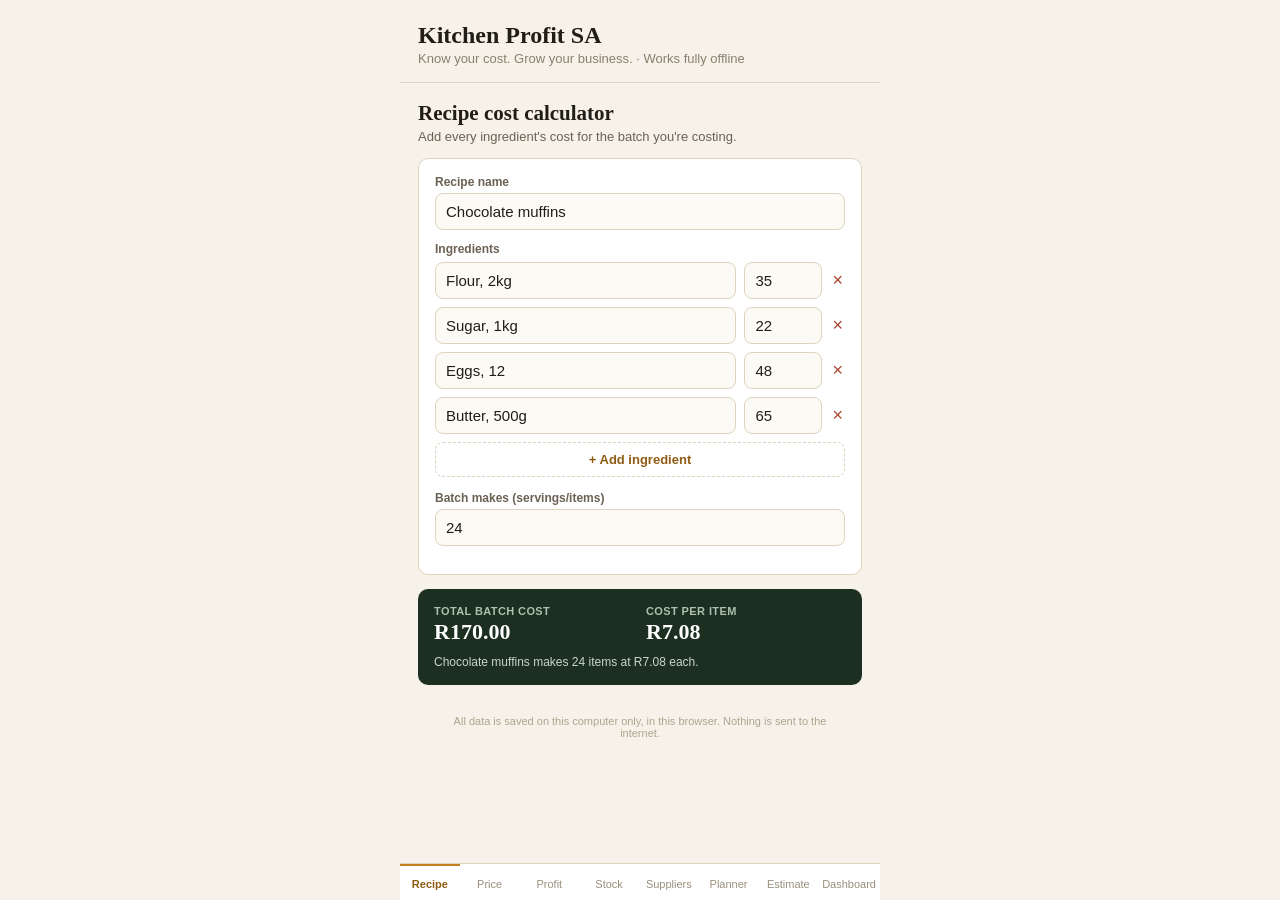
<file: Kitchen_app/index.html>
<!DOCTYPE html>
<html lang="en">
<head>
<meta charset="UTF-8">
<meta name="viewport" content="width=device-width, initial-scale=1.0">
<title>Kitchen Profit SA</title>
<style>
  :root{
    --ink:#211D17; --parchment:#F6F2E9; --ochre:#C6811F; --ochre-dark:#8F5C13;
    --forest:#2E4A34; --forest-dark:#1D2F21; --clay:#A8442E; --clay-dark:#6E2A1B;
    --line:#DED4BE; --card:#FFFFFF; --muted:#6B6153; --input:#FCFAF5;
  }
  *{box-sizing:border-box;}
  body{margin:0; font-family:Georgia, 'Times New Roman', serif; background:var(--parchment); color:var(--ink);}
  body, input, select, button{font-family:-apple-system, Segoe UI, Inter, Arial, sans-serif;}
  .serif{font-family:Georgia, 'Times New Roman', serif;}
  .wrap{max-width:480px; margin:0 auto; padding-bottom:90px; min-height:100vh;}
  header{padding:22px 18px 16px; border-bottom:1px solid var(--line); background:var(--parchment); position:sticky; top:0; z-index:5;}
  header .title{font-family:Georgia, serif; font-weight:700; font-size:24px;}
  header .tag{font-size:13px; color:#8A7F6D; margin-top:2px;}
  main{padding:18px 18px 0;}
  h2.section{font-family:Georgia, serif; font-weight:700; font-size:21px; margin:0 0 3px;}
  p.sub{font-size:13px; color:var(--muted); margin:0 0 14px;}
  .card{background:var(--card); border:1px solid var(--line); border-radius:10px; padding:16px; margin-bottom:14px;}
  .card.dark{background:var(--ink); border:none; color:#fff;}
  .card.forest{background:var(--forest-dark); border:none; color:#fff;}
  .card.ochre{background:var(--ochre-dark); border:none; color:#fff;}
  label.field{display:block; margin-bottom:12px;}
  label.field span{font-size:12px; color:var(--muted); font-weight:600; display:block; margin-bottom:4px;}
  input, select{width:100%; border:1px solid var(--line); border-radius:8px; padding:9px 10px; font-size:15px; color:var(--ink); background:var(--input);}
  .row{display:flex; gap:8px; margin-bottom:8px; align-items:center;}
  .row input{flex:1;}
  .row input.narrow{flex:0 0 78px;}
  .btn-remove{border:none; background:transparent; color:var(--clay); font-size:18px; cursor:pointer; padding:0 2px;}
  .btn-add{width:100%; padding:9px 0; border:1px dashed var(--line); border-radius:8px; background:transparent; color:var(--ochre-dark); font-weight:600; font-size:13px; cursor:pointer;}
  .btn-add:hover{background:#FBF4E7;}
  .stat-grid{display:flex; gap:12px;}
  .stat{flex:1; min-width:0;}
  .stat .lbl{font-size:11px; color:#8A7F6D; font-weight:600; text-transform:uppercase; letter-spacing:.4px;}
  .stat .lbl.light{color:#AEC0AE;}
  .stat .val{font-family:Georgia, serif; font-weight:700; font-size:22px; margin-top:2px;}
  .stat .val.light{color:#fff;}
  .tone-clay{color:var(--clay-dark);}
  .tone-forest{color:var(--forest-dark);}
  .pill-row{display:flex; gap:8px; margin-bottom:10px;}
  .pill{flex:1; padding:9px 0; border-radius:8px; border:1px solid var(--line); background:var(--input); color:var(--ink); font-weight:600; font-size:14px; cursor:pointer; text-align:center;}
  .pill.active{background:var(--ochre); border-color:var(--ochre-dark); color:#fff;}
  .pill.active.forest-pill{background:var(--forest); border-color:var(--forest-dark);}
  .low-alert{margin-top:8px; font-size:13px; color:var(--clay-dark); font-weight:600;}
  .card.low{border-color:var(--clay); background:#FBF0EC;}
  nav.tabs{position:fixed; bottom:0; left:0; right:0; background:#fff; border-top:1px solid var(--line); display:flex; max-width:480px; margin:0 auto;}
  nav.tabs button{flex:1; border:none; background:transparent; padding:12px 4px 10px; cursor:pointer; color:#9A8F7C; font-weight:500; font-size:11px; border-top:2px solid transparent;}
  nav.tabs button.active{color:var(--ochre-dark); font-weight:700; border-top:2px solid var(--ochre);}
  .tabpanel{display:none;}
  .tabpanel.active{display:block;}
  .hint{font-size:12px; color:#AEC0AE; margin-top:10px;}
  .hint.dark{color:#C9D6C9;}
  table.supplier{width:100%; border-collapse:collapse; font-size:13px;}
  table.supplier th, table.supplier td{text-align:left; padding:6px 4px; border-bottom:1px solid var(--line);}
  table.supplier th{color:var(--muted); font-weight:600; font-size:11px; text-transform:uppercase;}
  .best{color:var(--forest-dark); font-weight:700;}
  .planner-item{display:flex; justify-content:space-between; align-items:center; padding:10px 0; border-bottom:1px solid var(--line);}
  .planner-item:last-child{border-bottom:none;}
  .badge{font-size:11px; background:#F1E9D8; color:var(--ochre-dark); padding:2px 8px; border-radius:20px; font-weight:600;}
  .ai-box textarea{width:100%; border:1px solid var(--line); border-radius:8px; padding:9px 10px; font-size:15px; background:var(--input); resize:vertical; min-height:64px; font-family:inherit;}
  .ai-result{margin-top:12px;}
  .empty{font-size:13px; color:var(--muted); text-align:center; padding:18px 0;}
  .footer-note{font-size:11px; color:#AEA48F; text-align:center; padding:16px 18px 0;}
</style>
</head>
<body>
<div class="wrap">
  <header>
    <div class="title">Kitchen Profit SA</div>
    <div class="tag">Know your cost. Grow your business. &middot; Works fully offline</div>
  </header>

  <main>

    <!-- RECIPE TAB -->
    <section class="tabpanel active" id="tab-recipe">
      <h2 class="section">Recipe cost calculator</h2>
      <p class="sub">Add every ingredient's cost for the batch you're costing.</p>
      <div class="card">
        <label class="field"><span>Recipe name</span>
          <input id="recipeName" placeholder="Chocolate muffins">
        </label>
        <span style="font-size:12px; color:var(--muted); font-weight:600; display:block; margin-bottom:6px;">Ingredients</span>
        <div id="ingredientList"></div>
        <button class="btn-add" onclick="addIngredient()">+ Add ingredient</button>
        <div style="margin-top:14px;">
          <label class="field"><span>Batch makes (servings/items)</span>
            <input id="yieldCount" type="number" inputmode="numeric" placeholder="24">
          </label>
        </div>
      </div>
      <div class="card forest">
        <div class="stat-grid">
          <div class="stat"><div class="lbl light">Total batch cost</div><div class="val light" id="totalCostOut">R0.00</div></div>
          <div class="stat"><div class="lbl light">Cost per item</div><div class="val light" id="costPerItemOut">R0.00</div></div>
        </div>
        <div class="hint dark" id="recipeSummary"></div>
      </div>
    </section>

    <!-- PRICE TAB -->
    <section class="tabpanel" id="tab-price">
      <h2 class="section">Selling price calculator</h2>
      <p class="sub">Turn your cost per item into a fair, profitable price.</p>
      <div class="card">
        <label class="field"><span>Cost per item (auto-filled from Recipe)</span>
          <input id="priceCostInput" type="number" inputmode="decimal">
        </label>
        <span style="font-size:12px; color:var(--muted); font-weight:600; display:block; margin-bottom:8px;">Markup</span>
        <div class="pill-row" id="markupPills">
          <button class="pill" data-markup="30" onclick="setMarkup(30)">30%</button>
          <button class="pill" data-markup="50" onclick="setMarkup(50)">50%</button>
          <button class="pill" data-markup="100" onclick="setMarkup(100)">100%</button>
        </div>
        <div class="row">
          <button class="pill" style="flex:0 0 90px;" id="customBtn" onclick="setMarkup('custom')">Custom</button>
          <input id="customMarkup" type="number" inputmode="decimal" placeholder="e.g. 65">
          <span>%</span>
        </div>
      </div>
      <div class="card ochre">
        <div class="stat-grid">
          <div class="stat"><div class="lbl light">Selling price</div><div class="val light" id="sellingPriceOut">R0.00</div></div>
          <div class="stat"><div class="lbl light">Profit per item</div><div class="val light" id="profitPerItemOut">R0.00</div></div>
        </div>
      </div>
    </section>

    <!-- PROFIT TAB -->
    <section class="tabpanel" id="tab-profit">
      <h2 class="section">Profit calculator</h2>
      <p class="sub">See what a batch actually earns you, VAT included.</p>
      <div class="card">
        <div class="row">
          <label class="field" style="flex:1;"><span>Units sold</span>
            <input id="unitsSold" type="number" inputmode="numeric" placeholder="24">
          </label>
          <label class="field" style="flex:1;"><span>Selling price / unit</span>
            <input id="profitPrice" type="number" inputmode="decimal">
          </label>
        </div>
        <span style="font-size:12px; color:var(--muted); font-weight:600; display:block; margin-bottom:8px;">South African VAT mode</span>
        <div class="pill-row">
          <button class="pill forest-pill active" data-vat="none" onclick="setVat('none')" style="font-size:12px;">No VAT</button>
          <button class="pill forest-pill" data-vat="inclusive" onclick="setVat('inclusive')" style="font-size:12px;">VAT inclusive</button>
          <button class="pill forest-pill" data-vat="exclusive" onclick="setVat('exclusive')" style="font-size:12px;">VAT exclusive</button>
        </div>
      </div>
      <div class="card">
        <div class="stat-grid" style="margin-bottom:12px;">
          <div class="stat"><div class="lbl">Revenue</div><div class="val" id="revenueOut">R0.00</div></div>
          <div class="stat"><div class="lbl">Cost</div><div class="val tone-clay" id="profitCostOut">R0.00</div></div>
          <div class="stat"><div class="lbl">Profit</div><div class="val tone-forest" id="profitOut">R0.00</div></div>
        </div>
        <div id="vatLine" style="display:none; border-top:1px solid var(--line); padding-top:10px; font-size:13px; color:var(--muted);"></div>
      </div>
    </section>

    <!-- INVENTORY TAB -->
    <section class="tabpanel" id="tab-inventory">
      <h2 class="section">Inventory tracking</h2>
      <p class="sub">Track stock on hand and get warned before you run out.</p>
      <div id="inventoryList"></div>
      <button class="btn-add" onclick="addInventoryItem()">+ Add stock item</button>
    </section>

    <!-- SUPPLIERS TAB -->
    <section class="tabpanel" id="tab-suppliers">
      <h2 class="section">Pretoria supplier compare</h2>
      <p class="sub">Local reference prices. Edit anytime to keep them current.</p>
      <div class="card">
        <div class="row">
          <input id="supplierItem" placeholder="Item, e.g. Cake flour 2.5kg">
        </div>
        <div class="row">
          <input id="supplierMakro" class="narrow" type="number" placeholder="Makro">
          <input id="supplierCheckers" class="narrow" type="number" placeholder="Checkers">
          <input id="supplierShoprite" class="narrow" type="number" placeholder="Shoprite">
          <input id="supplierPnp" class="narrow" type="number" placeholder="PnP">
        </div>
        <button class="btn-add" onclick="addSupplierRow()">+ Add item to compare</button>
      </div>
      <div class="card">
        <table class="supplier" id="supplierTable">
          <thead><tr><th>Item</th><th>Makro</th><th>Checkers</th><th>Shoprite</th><th>PnP</th></tr></thead>
          <tbody id="supplierBody"></tbody>
        </table>
      </div>
    </section>

    <!-- PLANNER TAB -->
    <section class="tabpanel" id="tab-planner">
      <h2 class="section">Baking planner</h2>
      <p class="sub">Orders, deliveries, practicals and markets in one list.</p>
      <div class="card">
        <div class="row">
          <input id="plannerTitle" placeholder="What's happening">
        </div>
        <div class="row">
          <input id="plannerDate" type="date">
          <select id="plannerType">
            <option>Order</option>
            <option>Delivery</option>
            <option>School practical</option>
            <option>Community market</option>
          </select>
        </div>
        <button class="btn-add" onclick="addPlannerItem()">+ Add to planner</button>
      </div>
      <div class="card" id="plannerCard">
        <div id="plannerList"></div>
      </div>
    </section>

    <!-- AI ASSISTANT TAB -->
    <section class="tabpanel" id="tab-ai">
      <h2 class="section">Batch cost estimator</h2>
      <p class="sub">Offline estimate based on your saved recipes and typical ratios. Not a live AI &mdash; a quick planning tool.</p>
      <div class="card ai-box">
        <label class="field"><span>What do you want to bake?</span>
          <textarea id="aiInput" placeholder="I want to bake 50 chocolate cupcakes."></textarea>
        </label>
        <button class="btn-add" onclick="runEstimate()">Estimate cost and price</button>
        <div class="ai-result" id="aiResult"></div>
      </div>
    </section>

    <!-- DASHBOARD TAB -->
    <section class="tabpanel" id="tab-dashboard">
      <h2 class="section">Business dashboard</h2>
      <p class="sub">A snapshot of how the business is doing.</p>
      <div class="card">
        <div class="row">
          <label class="field" style="flex:1;"><span>Revenue this period</span>
            <input id="dashRevenue" type="number" inputmode="decimal">
          </label>
          <label class="field" style="flex:1;"><span>Costs this period</span>
            <input id="dashCosts" type="number" inputmode="decimal">
          </label>
        </div>
        <label class="field"><span>Best-selling product</span>
          <input id="dashBestSeller" placeholder="Chocolate muffins">
        </label>
      </div>
      <div class="card dark">
        <div class="stat-grid" style="margin-bottom:12px;">
          <div class="stat"><div class="lbl light">Revenue</div><div class="val light" id="dashRevenueOut">R0.00</div></div>
          <div class="stat"><div class="lbl light">Costs</div><div class="val light" id="dashCostsOut">R0.00</div></div>
        </div>
        <div class="stat-grid">
          <div class="stat"><div class="lbl light">Profit</div><div class="val light" id="dashProfitOut">R0.00</div></div>
          <div class="stat"><div class="lbl light">Margin</div><div class="val light" id="dashMarginOut">0%</div></div>
        </div>
      </div>
    </section>

    <p class="footer-note">All data is saved on this computer only, in this browser. Nothing is sent to the internet.</p>
  </main>
</div>

<nav class="tabs">
  <button class="active" data-tab="recipe" onclick="showTab('recipe')">Recipe</button>
  <button data-tab="price" onclick="showTab('price')">Price</button>
  <button data-tab="profit" onclick="showTab('profit')">Profit</button>
  <button data-tab="inventory" onclick="showTab('inventory')">Stock</button>
  <button data-tab="suppliers" onclick="showTab('suppliers')">Suppliers</button>
  <button data-tab="planner" onclick="showTab('planner')">Planner</button>
  <button data-tab="ai" onclick="showTab('ai')">Estimate</button>
  <button data-tab="dashboard" onclick="showTab('dashboard')">Dashboard</button>
</nav>

<script>
/* ---------- storage ---------- */
const STORE_KEY = "kitchenProfitSA_v1";
function loadState(){
  try{
    const raw = localStorage.getItem(STORE_KEY);
    if(raw) return JSON.parse(raw);
  }catch(e){}
  return null;
}
function saveState(){
  localStorage.setItem(STORE_KEY, JSON.stringify(state));
}

let idSeq = 1;
const newId = () => idSeq++;

let state = loadState() || {
  recipe: {
    name: "Chocolate muffins",
    yieldCount: "24",
    ingredients: [
      { id: newId(), name: "Flour, 2kg", cost: "35" },
      { id: newId(), name: "Sugar, 1kg", cost: "22" },
      { id: newId(), name: "Eggs, 12", cost: "48" },
      { id: newId(), name: "Butter, 500g", cost: "65" }
    ]
  },
  pricing: { markup: 50, custom: false, customValue: "", overrideCost: null },
  vatMode: "none",
  unitsSold: "24",
  profitPrice: "",
  inventory: [ { id: newId(), name: "Flour", qty: "2", unit: "kg", low: "3" } ],
  suppliers: [
    { id: newId(), item: "Cake flour 2.5kg", makro: "42", checkers: "45", shoprite: "44", pnp: "46" },
    { id: newId(), item: "White sugar 2kg", makro: "38", checkers: "41", shoprite: "40", pnp: "42" }
  ],
  planner: [],
  dashboard: { revenue: "4500", costs: "2100", bestSeller: "Chocolate muffins" }
};
// keep idSeq ahead of any loaded ids
[...state.recipe.ingredients, ...state.inventory, ...state.suppliers, ...state.planner].forEach(o=>{ if(o && o.id >= idSeq) idSeq = o.id+1; });

/* ---------- tabs ---------- */
function showTab(name){
  document.querySelectorAll('.tabpanel').forEach(el=>el.classList.remove('active'));
  document.getElementById('tab-'+name).classList.add('active');
  document.querySelectorAll('nav.tabs button').forEach(b=>b.classList.toggle('active', b.dataset.tab===name));
  if(name==='price'){ syncPriceCostFromRecipe(); }
  if(name==='profit'){ document.getElementById('profitPrice').value = document.getElementById('profitPrice').value || currentSellingPrice().toFixed(2); }
}

/* ---------- helpers ---------- */
function fmt(n){ n = Number.isFinite(n) ? n : 0; return "R" + n.toFixed(2); }
function num(v){ const n = parseFloat(v); return Number.isFinite(n) ? n : 0; }

/* ---------- recipe tab ---------- */
function renderIngredients(){
  const list = document.getElementById('ingredientList');
  list.innerHTML = "";
  state.recipe.ingredients.forEach(ing=>{
    const row = document.createElement('div');
    row.className = 'row';
    row.innerHTML = `
      <input value="${escapeHtml(ing.name)}" placeholder="Flour, 2kg" oninput="updateIngredient(${ing.id},'name',this.value)">
      <input class="narrow" type="number" inputmode="decimal" value="${escapeHtml(ing.cost)}" placeholder="Cost" oninput="updateIngredient(${ing.id},'cost',this.value)">
      <button class="btn-remove" onclick="removeIngredient(${ing.id})">&times;</button>
    `;
    list.appendChild(row);
  });
}
function updateIngredient(id, field, val){
  const ing = state.recipe.ingredients.find(i=>i.id===id);
  if(ing){ ing[field]=val; saveState(); recalcAll(); }
}
function addIngredient(){
  state.recipe.ingredients.push({id:newId(), name:"", cost:""});
  saveState(); renderIngredients(); recalcAll();
}
function removeIngredient(id){
  state.recipe.ingredients = state.recipe.ingredients.filter(i=>i.id!==id);
  saveState(); renderIngredients(); recalcAll();
}
function totalCost(){ return state.recipe.ingredients.reduce((s,i)=>s+num(i.cost),0); }
function costPerItem(){ const y = num(state.recipe.yieldCount); return y>0 ? totalCost()/y : 0; }

/* ---------- price tab ---------- */
function syncPriceCostFromRecipe(){
  if(state.pricing.overrideCost===null){
    document.getElementById('priceCostInput').value = costPerItem().toFixed(2);
  }
}
function effectiveCost(){
  const ov = state.pricing.overrideCost;
  return (ov!==null && ov!=="") ? num(ov) : costPerItem();
}
function currentMarkup(){
  return state.pricing.custom ? num(state.pricing.customValue) : state.pricing.markup;
}
function currentSellingPrice(){
  return effectiveCost() * (1 + currentMarkup()/100);
}
function setMarkup(m){
  if(m==='custom'){ state.pricing.custom = true; }
  else{ state.pricing.custom = false; state.pricing.markup = m; }
  saveState(); renderPricePills(); recalcAll();
}
function renderPricePills(){
  document.querySelectorAll('#markupPills .pill').forEach(btn=>{
    btn.classList.toggle('active', !state.pricing.custom && Number(btn.dataset.markup)===state.pricing.markup);
  });
  document.getElementById('customBtn').classList.toggle('active', state.pricing.custom);
}

/* ---------- vat / profit tab ---------- */
function setVat(mode){
  state.vatMode = mode;
  saveState();
  document.querySelectorAll('[data-vat]').forEach(b=>b.classList.toggle('active', b.dataset.vat===mode));
  recalcAll();
}

/* ---------- inventory ---------- */
function renderInventory(){
  const list = document.getElementById('inventoryList');
  if(state.inventory.length===0){ list.innerHTML = '<p class="empty">No stock items yet.</p>'; return; }
  list.innerHTML = "";
  state.inventory.forEach(it=>{
    const qty = num(it.qty), low = num(it.low);
    const isLow = it.low!=="" && qty<=low;
    const card = document.createElement('div');
    card.className = 'card' + (isLow ? ' low' : '');
    card.innerHTML = `
      <div class="row">
        <input value="${escapeHtml(it.name)}" placeholder="Ingredient name" oninput="updateInventory(${it.id},'name',this.value)">
        <button class="btn-remove" onclick="removeInventory(${it.id})">&times;</button>
      </div>
      <div class="row">
        <input type="number" inputmode="decimal" value="${escapeHtml(it.qty)}" placeholder="Qty on hand" oninput="updateInventory(${it.id},'qty',this.value)">
        <select onchange="updateInventory(${it.id},'unit',this.value)">
          ${['kg','g','l','ml','units'].map(u=>`<option value="${u}" ${it.unit===u?'selected':''}>${u}</option>`).join('')}
        </select>
        <input type="number" inputmode="decimal" value="${escapeHtml(it.low)}" placeholder="Low alert at" oninput="updateInventory(${it.id},'low',this.value)">
      </div>
      ${isLow ? `<div class="low-alert">Only ${qty} ${it.unit} ${it.name||'of this item'} remaining.</div>` : ''}
    `;
    list.appendChild(card);
  });
}
function updateInventory(id, field, val){
  const it = state.inventory.find(i=>i.id===id);
  if(it){ it[field]=val; saveState(); renderInventory(); }
}
function addInventoryItem(){
  state.inventory.push({id:newId(), name:"", qty:"", unit:"kg", low:""});
  saveState(); renderInventory();
}
function removeInventory(id){
  state.inventory = state.inventory.filter(i=>i.id!==id);
  saveState(); renderInventory();
}

/* ---------- suppliers ---------- */
function renderSuppliers(){
  const body = document.getElementById('supplierBody');
  if(state.suppliers.length===0){ body.innerHTML = '<tr><td colspan="5" class="empty">No items yet.</td></tr>'; return; }
  body.innerHTML = "";
  state.suppliers.forEach(row=>{
    const prices = {makro:num(row.makro), checkers:num(row.checkers), shoprite:num(row.shoprite), pnp:num(row.pnp)};
    const valid = Object.entries(prices).filter(([,v])=>v>0);
    const min = valid.length ? Math.min(...valid.map(([,v])=>v)) : null;
    const cell = (key,label)=>{
      const v = prices[key];
      const isBest = min!==null && v===min && v>0;
      return `<td class="${isBest?'best':''}">${v>0? 'R'+v.toFixed(2) : '&mdash;'}</td>`;
    };
    const tr = document.createElement('tr');
    tr.innerHTML = `<td>${escapeHtml(row.item)}</td>${cell('makro')}${cell('checkers')}${cell('shoprite')}${cell('pnp')}`;
    body.appendChild(tr);
  });
}
function addSupplierRow(){
  const item = document.getElementById('supplierItem').value.trim();
  if(!item) return;
  state.suppliers.push({
    id:newId(), item,
    makro: document.getElementById('supplierMakro').value,
    checkers: document.getElementById('supplierCheckers').value,
    shoprite: document.getElementById('supplierShoprite').value,
    pnp: document.getElementById('supplierPnp').value
  });
  ['supplierItem','supplierMakro','supplierCheckers','supplierShoprite','supplierPnp'].forEach(id=>document.getElementById(id).value="");
  saveState(); renderSuppliers();
}

/* ---------- planner ---------- */
function renderPlanner(){
  const list = document.getElementById('plannerList');
  if(state.planner.length===0){ list.innerHTML = '<p class="empty">Nothing scheduled yet.</p>'; return; }
  const sorted = [...state.planner].sort((a,b)=> (a.date||'').localeCompare(b.date||''));
  list.innerHTML = "";
  sorted.forEach(p=>{
    const row = document.createElement('div');
    row.className = 'planner-item';
    row.innerHTML = `
      <div>
        <div style="font-weight:600; font-size:14px;">${escapeHtml(p.title)}</div>
        <div style="font-size:12px; color:var(--muted);">${p.date || 'No date'}</div>
      </div>
      <div style="display:flex; align-items:center; gap:8px;">
        <span class="badge">${escapeHtml(p.type)}</span>
        <button class="btn-remove" onclick="removePlanner(${p.id})">&times;</button>
      </div>
    `;
    list.appendChild(row);
  });
}
function addPlannerItem(){
  const title = document.getElementById('plannerTitle').value.trim();
  const date = document.getElementById('plannerDate').value;
  const type = document.getElementById('plannerType').value;
  if(!title) return;
  state.planner.push({id:newId(), title, date, type});
  document.getElementById('plannerTitle').value = "";
  document.getElementById('plannerDate').value = "";
  saveState(); renderPlanner();
}
function removePlanner(id){
  state.planner = state.planner.filter(p=>p.id!==id);
  saveState(); renderPlanner();
}

/* ---------- AI-style offline estimator ---------- */
function runEstimate(){
  const text = document.getElementById('aiInput').value.toLowerCase();
  const qtyMatch = text.match(/(\d+)/);
  const qty = qtyMatch ? parseInt(qtyMatch[1],10) : 24;
  // use the current recipe's cost-per-item as the base rate, scaled by keyword hints
  let baseCostPerItem = costPerItem() || 5;
  if(text.includes('cupcake') || text.includes('muffin')) baseCostPerItem = baseCostPerItem || 5;
  if(text.includes('cookie')) baseCostPerItem = Math.min(baseCostPerItem, 3.5) || 3.5;
  if(text.includes('bread') || text.includes('loaf')) baseCostPerItem = 18;
  if(text.includes('cake') && !text.includes('cupcake')) baseCostPerItem = 85;
  const totalEst = baseCostPerItem * qty;
  const price50 = baseCostPerItem * 1.5;
  const price100 = baseCostPerItem * 2;
  const profit50 = (price50 - baseCostPerItem) * qty;
  const profit100 = (price100 - baseCostPerItem) * qty;

  document.getElementById('aiResult').innerHTML = `
    <div class="card" style="margin-top:0;">
      <div class="stat-grid" style="margin-bottom:12px;">
        <div class="stat"><div class="lbl">Estimated cost/item</div><div class="val">${fmt(baseCostPerItem)}</div></div>
        <div class="stat"><div class="lbl">Estimated batch cost</div><div class="val">${fmt(totalEst)}</div></div>
      </div>
      <div style="border-top:1px solid var(--line); padding-top:10px; font-size:13px; color:var(--muted);">
        <div>At 50% markup: sell at ${fmt(price50)} each &rarr; profit ${fmt(profit50)} on ${qty} units.</div>
        <div style="margin-top:4px;">At 100% markup: sell at ${fmt(price100)} each &rarr; profit ${fmt(profit100)} on ${qty} units.</div>
      </div>
      <div style="margin-top:10px; font-size:11px; color:#AEA48F;">Based on your current recipe cost per item and simple keyword matching &mdash; refine in the Recipe tab for accuracy.</div>
    </div>
  `;
}

/* ---------- dashboard ---------- */
function renderDashboard(){
  document.getElementById('dashRevenue').value = state.dashboard.revenue;
  document.getElementById('dashCosts').value = state.dashboard.costs;
  document.getElementById('dashBestSeller').value = state.dashboard.bestSeller;
  recalcDashboard();
}
function recalcDashboard(){
  const revenue = num(state.dashboard.revenue), costs = num(state.dashboard.costs);
  const profit = revenue - costs;
  const margin = revenue>0 ? (profit/revenue)*100 : 0;
  document.getElementById('dashRevenueOut').textContent = fmt(revenue);
  document.getElementById('dashCostsOut').textContent = fmt(costs);
  document.getElementById('dashProfitOut').textContent = fmt(profit);
  document.getElementById('dashMarginOut').textContent = margin.toFixed(0)+"%";
}

/* ---------- master recalc ---------- */
function recalcAll(){
  document.getElementById('totalCostOut').textContent = fmt(totalCost());
  document.getElementById('costPerItemOut').textContent = fmt(costPerItem());
  const y = num(state.recipe.yieldCount);
  document.getElementById('recipeSummary').textContent =
    `${state.recipe.name || 'Your recipe'} makes ${y||0} ${y===1?'item':'items'} at ${fmt(costPerItem())} each.`;

  syncPriceCostFromRecipe();
  const sp = currentSellingPrice();
  document.getElementById('sellingPriceOut').textContent = fmt(sp);
  document.getElementById('profitPerItemOut').textContent = fmt(sp - effectiveCost());

  const units = num(document.getElementById('unitsSold').value);
  const price = num(document.getElementById('profitPrice').value);
  const revenue = units*price;
  const cost = units*effectiveCost();
  let vatAmount = 0, netRevenue = revenue;
  if(state.vatMode==='inclusive'){ vatAmount = revenue - revenue/1.15; netRevenue = revenue - vatAmount; }
  else if(state.vatMode==='exclusive'){ vatAmount = revenue*0.15; netRevenue = revenue; }
  const profit = netRevenue - cost;
  document.getElementById('revenueOut').textContent = fmt(revenue);
  document.getElementById('profitCostOut').textContent = fmt(cost);
  document.getElementById('profitOut').textContent = fmt(profit);
  const vatLine = document.getElementById('vatLine');
  if(state.vatMode==='none'){ vatLine.style.display='none'; }
  else{ vatLine.style.display='block'; vatLine.innerHTML = `VAT (${state.vatMode}) at 15%: <strong style="color:var(--ink)">${fmt(vatAmount)}</strong>`; }
}

function escapeHtml(s){
  return String(s==null?'':s).replace(/[&<>"']/g, c=>({'&':'&amp;','<':'&lt;','>':'&gt;','"':'&quot;',"'":'&#39;'}[c]));
}

/* ---------- wire up inputs that write to state ---------- */
function bind(id, path, fn){
  const el = document.getElementById(id);
  el.addEventListener('input', ()=>{ fn(el.value); saveState(); recalcAll(); });
}

document.addEventListener('DOMContentLoaded', ()=>{
  document.getElementById('recipeName').value = state.recipe.name;
  document.getElementById('yieldCount').value = state.recipe.yieldCount;
  bind('recipeName', null, v=>state.recipe.name=v);
  bind('yieldCount', null, v=>state.recipe.yieldCount=v);
  renderIngredients();

  bind('priceCostInput', null, v=>state.pricing.overrideCost=v);
  bind('customMarkup', null, v=>{ state.pricing.customValue=v; state.pricing.custom=true; renderPricePills(); });
  renderPricePills();

  bind('unitsSold', null, v=>state.unitsSold=v);
  bind('profitPrice', null, v=>state.profitPrice=v);
  document.getElementById('unitsSold').value = state.unitsSold;
  document.getElementById('profitPrice').value = state.profitPrice;
  document.querySelectorAll('[data-vat]').forEach(b=>b.classList.toggle('active', b.dataset.vat===state.vatMode));

  renderInventory();
  renderSuppliers();
  renderPlanner();
  renderDashboard();

  bind('dashRevenue', null, v=>{state.dashboard.revenue=v; recalcDashboard();});
  bind('dashCosts', null, v=>{state.dashboard.costs=v; recalcDashboard();});
  bind('dashBestSeller', null, v=>state.dashboard.bestSeller=v);

  recalcAll();
});
</script>
</body>
</html>
</file>
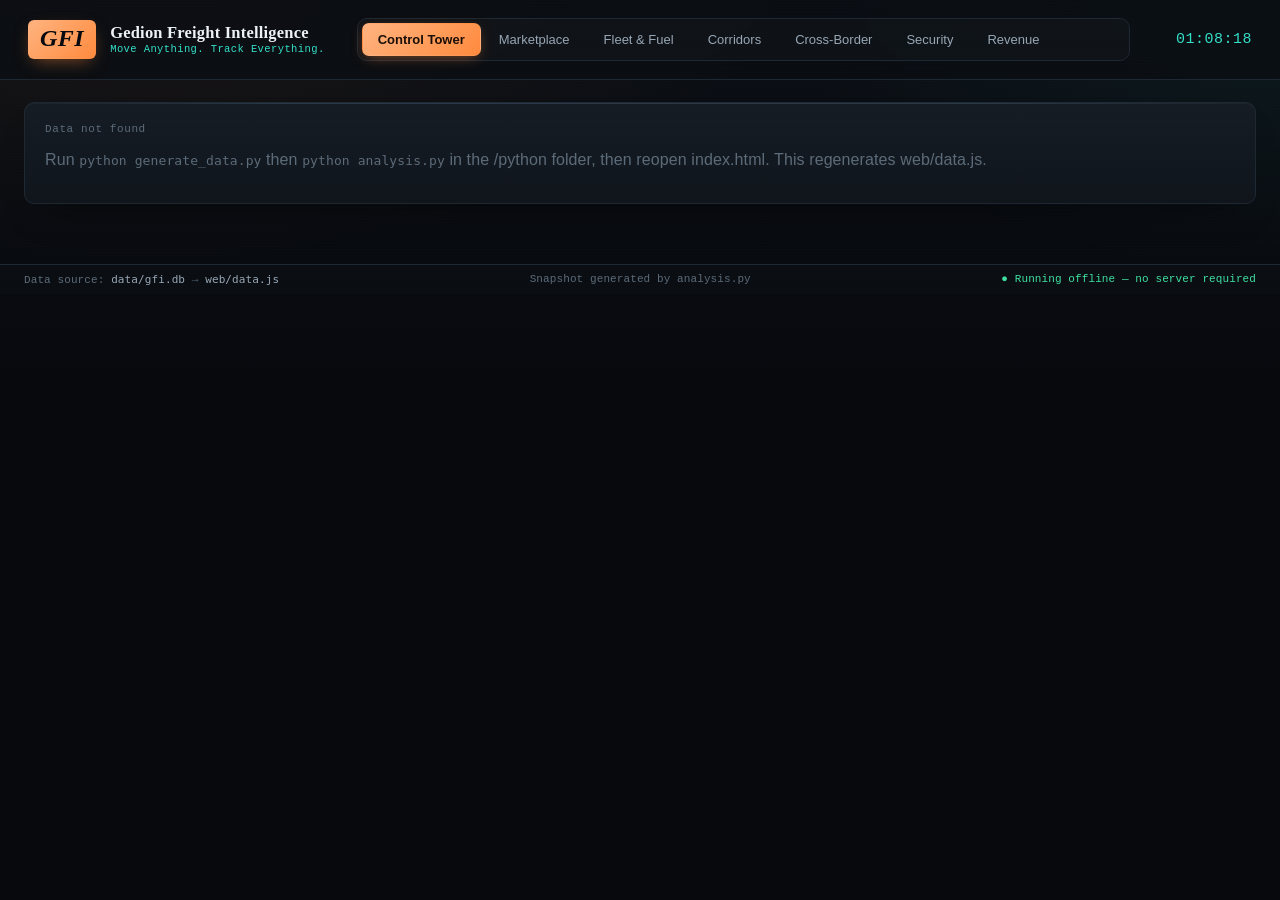
<file: Sites/index_standalone.html>
<!DOCTYPE html>
<html lang="en">
<head>
<meta charset="UTF-8">
<meta name="viewport" content="width=device-width, initial-scale=1.0">
<title>GFI &mdash; Gedion Freight Intelligence</title>
<style>
/* ============================================================
   Gedion Freight Intelligence — Control Tower visual system
   Palette: night operations / radar-room, not SaaS-card default.
   ============================================================ */

@font-face {
  font-family: "Fraunces-fallback";
  src: local("Georgia");
}

:root {
  --bg:        #07090D;
  --bg-2:      #0B0F15;
  --panel:     #10151C;
  --panel-alt: #151C24;
  --panel-glass: rgba(21, 28, 36, 0.55);
  --border:    #1E2833;
  --border-lt: #2A3847;
  --amber:     #FF8A3D;
  --amber-soft: #FFB380;
  --amber-dim: #6B4322;
  --teal:      #34E0C8;
  --teal-dim:  #16544C;
  --text:      #EDF2F6;
  --text-mid:  #97A6B4;
  --text-dim:  #5C6B79;
  --danger:    #FF5D6C;
  --success:   #3FE0A0;
  --warn:      #F4C563;

  --font-head: Georgia, "Iowan Old Style", "Palatino Linotype", "Book Antiqua", "Times New Roman", serif;
  --font-body: -apple-system, "Inter", "Segoe UI", "Helvetica Neue", Arial, sans-serif;
  --font-data: "SFMono-Regular", Consolas, "Liberation Mono", Menlo, "Courier New", monospace;

  --shadow-panel: 0 1px 0 rgba(255,255,255,0.03) inset, 0 20px 40px -24px rgba(0,0,0,0.65);
  --radius: 10px;
}

* { box-sizing: border-box; }

html, body {
  margin: 0;
  padding: 0;
  background: var(--bg);
  color: var(--text);
  font-family: var(--font-body);
  height: 100%;
  -webkit-font-smoothing: antialiased;
}

body {
  background:
    radial-gradient(1100px 560px at 12% -8%, rgba(255,138,61,0.07), transparent 60%),
    radial-gradient(900px 500px at 100% 0%, rgba(52,224,200,0.06), transparent 55%),
    linear-gradient(180deg, var(--bg-2) 0%, var(--bg) 380px);
  min-height: 100vh;
  letter-spacing: 0.1px;
}

.scanlines {
  position: fixed;
  inset: 0;
  pointer-events: none;
  background: repeating-linear-gradient(
    to bottom,
    rgba(255,255,255,0.01) 0px,
    rgba(255,255,255,0.01) 1px,
    transparent 1px,
    transparent 3px
  );
  z-index: 999;
  mix-blend-mode: overlay;
}

/* ---------------- Topbar ---------------- */

.topbar {
  display: flex;
  align-items: center;
  gap: 32px;
  padding: 18px 28px;
  background: rgba(10,14,19,0.82);
  backdrop-filter: blur(10px);
  border-bottom: 1px solid var(--border);
  position: sticky;
  top: 0;
  z-index: 20;
  flex-wrap: wrap;
}

.brand { display: flex; align-items: center; gap: 14px; }

.brand-mark {
  font-family: var(--font-head);
  font-style: italic;
  font-size: 24px;
  font-weight: 700;
  letter-spacing: 0.5px;
  color: var(--bg);
  background: linear-gradient(135deg, var(--amber-soft), var(--amber));
  padding: 5px 12px 7px;
  border-radius: 6px;
  box-shadow: 0 6px 18px -6px rgba(255,138,61,0.55);
}

.brand-text { display: flex; flex-direction: column; line-height: 1.3; }
.brand-name { font-family: var(--font-head); font-size: 16.5px; font-weight: 600; letter-spacing: 0.2px; }
.brand-tag { font-family: var(--font-data); font-size: 10.5px; color: var(--teal); letter-spacing: 0.4px; }

.tabs {
  display: flex;
  gap: 2px;
  flex: 1;
  flex-wrap: wrap;
  background: rgba(255,255,255,0.02);
  border: 1px solid var(--border);
  border-radius: 10px;
  padding: 4px;
}

.tab {
  background: transparent;
  border: 1px solid transparent;
  color: var(--text-mid);
  font-family: var(--font-body);
  font-size: 13px;
  font-weight: 500;
  padding: 8px 15px;
  cursor: pointer;
  border-radius: 7px;
  transition: color .15s ease, background .2s ease;
}
.tab:hover { color: var(--text); background: rgba(255,255,255,0.04); }
.tab.active {
  color: #1A0E06;
  background: linear-gradient(135deg, var(--amber-soft), var(--amber));
  font-weight: 600;
  box-shadow: 0 4px 14px -4px rgba(255,138,61,0.5);
}

.clock {
  font-family: var(--font-data);
  color: var(--teal);
  font-size: 15px;
  min-width: 90px;
  text-align: right;
  letter-spacing: 0.5px;
}

/* ---------------- Layout scaffolding ---------------- */

main#app { padding: 22px 24px 60px; max-width: 1500px; margin: 0 auto; }

.view { display: none; animation: fadeIn .25s ease; }
.view.active { display: block; }

@keyframes fadeIn { from { opacity: 0; transform: translateY(4px); } to { opacity: 1; transform: none; } }

.grid {
  display: grid;
  gap: 16px;
}
.grid-4 { grid-template-columns: repeat(4, 1fr); }
.grid-3 { grid-template-columns: repeat(3, 1fr); }
.grid-2 { grid-template-columns: repeat(2, 1fr); }
.grid-span-2 { grid-column: span 2; }

@media (max-width: 1100px) {
  .grid-4 { grid-template-columns: repeat(2, 1fr); }
  .grid-3 { grid-template-columns: repeat(2, 1fr); }
  .grid-2 { grid-template-columns: 1fr; }
  .grid-span-2 { grid-column: span 1; }
}
@media (max-width: 640px) {
  .grid-4, .grid-3 { grid-template-columns: 1fr; }
}

/* ---------------- Panel (control-tower module) ---------------- */

.panel {
  position: relative;
  background: linear-gradient(180deg, var(--panel-alt), var(--panel));
  border: 1px solid var(--border);
  border-radius: var(--radius);
  padding: 20px 20px 18px;
  box-shadow: var(--shadow-panel);
}

/* Fine top hairline accent — control-tower instrument feel, not a rounded SaaS card */
.panel::before {
  content: "";
  position: absolute;
  top: 0; left: 20px; right: 20px;
  height: 1px;
  background: linear-gradient(90deg, transparent, var(--border-lt) 20%, var(--border-lt) 80%, transparent);
}

.panel-title {
  font-family: var(--font-data);
  font-size: 11px;
  letter-spacing: 0.6px;
  color: var(--text-dim);
  margin: 0 0 16px;
  display: flex;
  justify-content: space-between;
  align-items: baseline;
}
.panel-title .badge {
  font-family: var(--font-body);
  font-size: 11px;
  color: var(--teal);
  border: 1px solid var(--teal-dim);
  padding: 1px 8px;
  border-radius: 20px;
  background: rgba(52,224,200,0.06);
}

/* ---------------- KPI cards ---------------- */

.kpi {
  display: flex;
  flex-direction: column;
  gap: 8px;
}
.kpi-label {
  font-family: var(--font-data);
  font-size: 10.5px;
  letter-spacing: 0.5px;
  color: var(--text-dim);
}
.kpi-value {
  font-family: var(--font-head);
  font-size: 34px;
  font-weight: 600;
  color: var(--text);
  line-height: 1.05;
}
.kpi-value.amber { color: var(--amber-soft); }
.kpi-value.teal { color: var(--teal); }
.kpi-value.danger { color: var(--danger); }
.kpi-value.success { color: var(--success); }
.kpi-sub { font-size: 12px; color: var(--text-mid); }

/* ---------------- Bars / simple charts (hand-rolled, no CDN deps) ---------------- */

.barlist { display: flex; flex-direction: column; gap: 10px; }
.barrow { display: grid; grid-template-columns: 140px 1fr 70px; align-items: center; gap: 10px; }
.barrow .label { font-size: 12.5px; color: var(--text-mid); white-space: nowrap; overflow: hidden; text-overflow: ellipsis; }
.barrow .track { height: 8px; background: rgba(255,255,255,0.03); border: 1px solid var(--border); border-radius: 5px; overflow: hidden; }
.barrow .fill { height: 100%; background: linear-gradient(90deg, var(--teal-dim), var(--teal)); }
.barrow .fill.amber { background: linear-gradient(90deg, var(--amber-dim), var(--amber)); }
.barrow .fill.danger { background: linear-gradient(90deg, #7a2126, var(--danger)); }
.barrow .val { font-family: var(--font-data); font-size: 12px; text-align: right; color: var(--text); }

.sparkline-wrap { width: 100%; overflow-x: auto; }

/* ---------------- Tables ---------------- */

table.data {
  width: 100%;
  border-collapse: collapse;
  font-size: 12.8px;
}
table.data th {
  text-align: left;
  font-family: var(--font-data);
  font-weight: 600;
  color: var(--text-dim);
  font-size: 10.5px;
  letter-spacing: 0.4px;
  padding: 8px 12px;
  border-bottom: 1px solid var(--border-lt);
}
table.data td {
  padding: 10px 12px;
  border-bottom: 1px solid var(--border);
  color: var(--text-mid);
}
table.data tr:last-child td { border-bottom: none; }
table.data tr:hover td { background: rgba(255,255,255,0.02); color: var(--text); }

.pill {
  display: inline-block;
  font-size: 10.5px;
  font-family: var(--font-data);
  padding: 2px 8px;
  border-radius: 10px;
  border: 1px solid var(--border-lt);
}
.pill.risk-High { color: var(--danger); border-color: #5b2226; }
.pill.risk-Medium { color: var(--warn); border-color: #5b4a1f; }
.pill.risk-Low { color: var(--success); border-color: #205a3d; }
.pill.status-InTransit { color: var(--teal); border-color: var(--teal-dim); }
.pill.status-Delayed { color: var(--danger); border-color: #5b2226; }
.pill.status-Delivered { color: var(--success); border-color: #205a3d; }

/* ---------------- Section header ---------------- */

.view-head {
  display: flex;
  justify-content: space-between;
  align-items: flex-end;
  margin-bottom: 22px;
  padding-bottom: 18px;
  border-bottom: 1px solid var(--border);
  flex-wrap: wrap;
  gap: 8px;
}
.view-head h1 {
  font-family: var(--font-head);
  font-style: italic;
  font-size: 28px;
  margin: 0;
  font-weight: 600;
  color: var(--text);
  letter-spacing: 0.2px;
}
.view-head p { margin: 6px 0 0; color: var(--text-dim); font-size: 13.5px; max-width: 62ch; line-height: 1.5; }

/* ---------------- Alert / incident feed ---------------- */

.feed { display: flex; flex-direction: column; gap: 0; }
.feed-item {
  display: grid;
  grid-template-columns: 82px 1fr 90px;
  gap: 10px;
  padding: 9px 0;
  border-bottom: 1px solid var(--border);
  font-size: 12.5px;
  align-items: center;
}
.feed-item:last-child { border-bottom: none; }
.feed-item .date { font-family: var(--font-data); color: var(--text-dim); font-size: 11px; }
.feed-item .type { color: var(--text); }
.feed-item .type small { color: var(--text-dim); display:block; font-size: 11px; }
.feed-dot { width: 7px; height: 7px; border-radius: 50%; display: inline-block; margin-right: 6px; }
.feed-dot.open { background: var(--danger); box-shadow: 0 0 6px var(--danger); }
.feed-dot.resolved { background: var(--success); }

/* ---------------- Marketplace cards ---------------- */

.mp-card {
  background: rgba(255,255,255,0.02);
  border: 1px solid var(--border);
  border-radius: 8px;
  padding: 13px 15px;
  display: flex;
  flex-direction: column;
  gap: 7px;
  transition: border-color .15s ease, background .15s ease;
}
.mp-card:hover { border-color: var(--border-lt); background: rgba(255,255,255,0.035); }
.mp-card .route { font-family: var(--font-data); color: var(--teal); font-size: 12px; letter-spacing: 0.2px; }
.mp-card .cargo { font-size: 14px; color: var(--text); font-family: var(--font-head); }
.mp-card .meta { font-size: 11.5px; color: var(--text-dim); display: flex; justify-content: space-between; align-items: center; }

/* ---------------- Footer ---------------- */

.statusbar {
  position: sticky;
  bottom: 0;
  display: flex;
  justify-content: space-between;
  gap: 16px;
  padding: 8px 24px;
  background: #0A0E13;
  border-top: 1px solid var(--border);
  font-family: var(--font-data);
  font-size: 11px;
  color: var(--text-dim);
  flex-wrap: wrap;
}
.statusbar code { color: var(--text-mid); }
.offline-pill { color: var(--success); }

/* ---------------- Misc ---------------- */

.muted { color: var(--text-dim); }
.two-col { display: grid; grid-template-columns: 1.3fr 1fr; gap: 16px; }
@media (max-width: 1000px) { .two-col { grid-template-columns: 1fr; } }

</style>
</head>
<body>

<div class="scanlines" aria-hidden="true"></div>

<header class="topbar">
  <div class="brand">
    <span class="brand-mark">GFI</span>
    <div class="brand-text">
      <span class="brand-name">Gedion Freight Intelligence</span>
      <span class="brand-tag">Move Anything. Track Everything.</span>
    </div>
  </div>
  <nav class="tabs" id="tabs">
    <button class="tab active" data-view="tower">Control Tower</button>
    <button class="tab" data-view="marketplace">Marketplace</button>
    <button class="tab" data-view="fleet">Fleet &amp; Fuel</button>
    <button class="tab" data-view="corridors">Corridors</button>
    <button class="tab" data-view="border">Cross-Border</button>
    <button class="tab" data-view="security">Security</button>
    <button class="tab" data-view="revenue">Revenue</button>
  </nav>
  <div class="clock" id="clock">--:--:--</div>
</header>

<main id="app"></main>

<footer class="statusbar">
  <span>Data source: <code>data/gfi.db</code> &rarr; <code>web/data.js</code></span>
  <span id="last-refresh"></span>
  <span class="offline-pill">● Running offline — no server required</span>
</footer>

<script>
// Auto-generated by python/analysis.py — do not edit by hand.
// Re-run `python generate_data.py && python analysis.py` to refresh.
const GFI_DATA = {
  "kpis": {
    "total_loads": 900,
    "total_revenue_zar": 14103048.52,
    "on_time_pct": 67.5,
    "empty_return_pct": 30.0,
    "active_trucks": 177,
    "total_trucks": 239,
    "fleet_utilisation_pct": 74.1,
    "open_incidents": 19,
    "active_customers": 16,
    "mrr_zar": 46984.0
  },
  "revenue_by_corridor": [
    {
      "corridor": "Johannesburg-Maseru",
      "revenue": 1534853.07,
      "loads": 64,
      "risk_rating": "Low",
      "is_cross_border": 1
    },
    {
      "corridor": "Johannesburg-Lusaka",
      "revenue": 1474406.74,
      "loads": 64,
      "risk_rating": "High",
      "is_cross_border": 1
    },
    {
      "corridor": "Johannesburg-Harare",
      "revenue": 1445133.27,
      "loads": 63,
      "risk_rating": "High",
      "is_cross_border": 1
    },
    {
      "corridor": "N4 Corridor (Maputo Link)",
      "revenue": 1416935.0,
      "loads": 64,
      "risk_rating": "High",
      "is_cross_border": 1
    },
    {
      "corridor": "Johannesburg-Gaborone",
      "revenue": 1408698.64,
      "loads": 62,
      "risk_rating": "Low",
      "is_cross_border": 1
    },
    {
      "corridor": "Johannesburg-Windhoek",
      "revenue": 1244344.36,
      "loads": 55,
      "risk_rating": "Medium",
      "is_cross_border": 1
    },
    {
      "corridor": "Johannesburg-Mbabane",
      "revenue": 1218472.05,
      "loads": 57,
      "risk_rating": "Low",
      "is_cross_border": 1
    },
    {
      "corridor": "Gqeberha-Gauteng",
      "revenue": 1190017.46,
      "loads": 58,
      "risk_rating": "Medium",
      "is_cross_border": 0
    },
    {
      "corridor": "Durban-Johannesburg",
      "revenue": 1141575.04,
      "loads": 54,
      "risk_rating": "High",
      "is_cross_border": 0
    },
    {
      "corridor": "N3 Corridor (Durban-Free State)",
      "revenue": 1063690.09,
      "loads": 51,
      "risk_rating": "Medium",
      "is_cross_border": 0
    },
    {
      "corridor": "Cape Town-Johannesburg",
      "revenue": 964922.8,
      "loads": 62,
      "risk_rating": "Medium",
      "is_cross_border": 0
    }
  ],
  "on_time_by_corridor": [
    {
      "corridor": "Johannesburg-Windhoek",
      "on_time_pct": 82.2,
      "deliveries": 45
    },
    {
      "corridor": "Durban-Johannesburg",
      "on_time_pct": 79.1,
      "deliveries": 43
    },
    {
      "corridor": "Johannesburg-Gaborone",
      "on_time_pct": 76.1,
      "deliveries": 46
    },
    {
      "corridor": "Gqeberha-Gauteng",
      "on_time_pct": 73.2,
      "deliveries": 41
    },
    {
      "corridor": "Johannesburg-Harare",
      "on_time_pct": 70.2,
      "deliveries": 47
    },
    {
      "corridor": "Johannesburg-Mbabane",
      "on_time_pct": 65.1,
      "deliveries": 43
    },
    {
      "corridor": "Johannesburg-Lusaka",
      "on_time_pct": 64.7,
      "deliveries": 51
    },
    {
      "corridor": "N3 Corridor (Durban-Free State)",
      "on_time_pct": 60.5,
      "deliveries": 38
    },
    {
      "corridor": "N4 Corridor (Maputo Link)",
      "on_time_pct": 60.4,
      "deliveries": 53
    },
    {
      "corridor": "Johannesburg-Maseru",
      "on_time_pct": 57.4,
      "deliveries": 47
    },
    {
      "corridor": "Cape Town-Johannesburg",
      "on_time_pct": 55.3,
      "deliveries": 47
    }
  ],
  "monthly_revenue": [
    {
      "month": "2025-09",
      "invoiced": 859880.28,
      "collected": 464522.51
    },
    {
      "month": "2025-10",
      "invoiced": 1496814.92,
      "collected": 673908.38
    },
    {
      "month": "2025-11",
      "invoiced": 1723142.79,
      "collected": 780706.67
    },
    {
      "month": "2025-12",
      "invoiced": 1754323.64,
      "collected": 1014398.73
    },
    {
      "month": "2026-01",
      "invoiced": 1190481.14,
      "collected": 440737.85
    },
    {
      "month": "2026-02",
      "invoiced": 1055356.16,
      "collected": 404341.36
    },
    {
      "month": "2026-03",
      "invoiced": 1645601.02,
      "collected": 784870.12
    },
    {
      "month": "2026-04",
      "invoiced": 1529008.12,
      "collected": 882722.37
    },
    {
      "month": "2026-05",
      "invoiced": 1655518.55,
      "collected": 940835.34
    },
    {
      "month": "2026-06",
      "invoiced": 1495928.26,
      "collected": 678676.07
    },
    {
      "month": "2026-07",
      "invoiced": 1345409.77,
      "collected": 696215.71
    },
    {
      "month": "2026-08",
      "invoiced": 1566211.74,
      "collected": 800486.56
    },
    {
      "month": "2026-09",
      "invoiced": 593366.64,
      "collected": 214528.76
    }
  ],
  "fleet_by_transporter": [
    {
      "transporter": "Baobab Logistics",
      "active": 31,
      "idle": 5,
      "maintenance": 4,
      "fleet_size": 40,
      "rating": 3.9
    },
    {
      "transporter": "Table Mountain Trucking",
      "active": 30,
      "idle": 4,
      "maintenance": 5,
      "fleet_size": 39,
      "rating": 4.4
    },
    {
      "transporter": "Ubuntu Haulage",
      "active": 25,
      "idle": 8,
      "maintenance": 4,
      "fleet_size": 37,
      "rating": 3.5
    },
    {
      "transporter": "Big Five Transport",
      "active": 24,
      "idle": 6,
      "maintenance": 5,
      "fleet_size": 35,
      "rating": 3.9
    },
    {
      "transporter": "Kalahari Bulk Movers",
      "active": 25,
      "idle": 5,
      "maintenance": 2,
      "fleet_size": 32,
      "rating": 3.3
    },
    {
      "transporter": "Springbok Freight Carriers",
      "active": 18,
      "idle": 5,
      "maintenance": 1,
      "fleet_size": 24,
      "rating": 4.6
    },
    {
      "transporter": "Karoo Cross-Border Carriers",
      "active": 14,
      "idle": 4,
      "maintenance": 1,
      "fleet_size": 19,
      "rating": 4.8
    },
    {
      "transporter": "Highveld Express Freight",
      "active": 10,
      "idle": 3,
      "maintenance": 0,
      "fleet_size": 13,
      "rating": 4.3
    }
  ],
  "empty_return_by_transporter": [
    {
      "transporter": "Baobab Logistics",
      "empty_return_pct": 37.0,
      "loads": 119
    },
    {
      "transporter": "Kalahari Bulk Movers",
      "empty_return_pct": 32.4,
      "loads": 111
    },
    {
      "transporter": "Ubuntu Haulage",
      "empty_return_pct": 31.6,
      "loads": 98
    },
    {
      "transporter": "Springbok Freight Carriers",
      "empty_return_pct": 30.6,
      "loads": 108
    },
    {
      "transporter": "Big Five Transport",
      "empty_return_pct": 30.3,
      "loads": 109
    },
    {
      "transporter": "Highveld Express Freight",
      "empty_return_pct": 29.0,
      "loads": 124
    },
    {
      "transporter": "Table Mountain Trucking",
      "empty_return_pct": 24.8,
      "loads": 113
    },
    {
      "transporter": "Karoo Cross-Border Carriers",
      "empty_return_pct": 24.6,
      "loads": 118
    }
  ],
  "incidents_by_corridor": [
    {
      "corridor": "Johannesburg-Maseru",
      "risk_rating": "Low",
      "incidents": 10,
      "thefts": 0,
      "unresolved": 2
    },
    {
      "corridor": "Johannesburg-Mbabane",
      "risk_rating": "Low",
      "incidents": 10,
      "thefts": 2,
      "unresolved": 2
    },
    {
      "corridor": "Durban-Johannesburg",
      "risk_rating": "High",
      "incidents": 7,
      "thefts": 2,
      "unresolved": 3
    },
    {
      "corridor": "Gqeberha-Gauteng",
      "risk_rating": "Medium",
      "incidents": 6,
      "thefts": 0,
      "unresolved": 2
    },
    {
      "corridor": "N4 Corridor (Maputo Link)",
      "risk_rating": "High",
      "incidents": 6,
      "thefts": 2,
      "unresolved": 3
    },
    {
      "corridor": "Cape Town-Johannesburg",
      "risk_rating": "Medium",
      "incidents": 5,
      "thefts": 1,
      "unresolved": 1
    },
    {
      "corridor": "Johannesburg-Harare",
      "risk_rating": "High",
      "incidents": 5,
      "thefts": 1,
      "unresolved": 2
    },
    {
      "corridor": "Johannesburg-Gaborone",
      "risk_rating": "Low",
      "incidents": 4,
      "thefts": 1,
      "unresolved": 2
    },
    {
      "corridor": "Johannesburg-Lusaka",
      "risk_rating": "High",
      "incidents": 3,
      "thefts": 0,
      "unresolved": 1
    },
    {
      "corridor": "Johannesburg-Windhoek",
      "risk_rating": "Medium",
      "incidents": 3,
      "thefts": 0,
      "unresolved": 1
    },
    {
      "corridor": "N3 Corridor (Durban-Free State)",
      "risk_rating": "Medium",
      "incidents": 3,
      "thefts": 0,
      "unresolved": 0
    }
  ],
  "recent_incidents": [
    {
      "date": "2026-09-10",
      "type": "Hijack Attempt",
      "corridor": "Johannesburg-Maseru",
      "resolved": 1,
      "truck": "MP640-G24"
    },
    {
      "date": "2026-09-09",
      "type": "Route Deviation",
      "corridor": "Johannesburg-Maseru",
      "resolved": 1,
      "truck": "GP732-B40"
    },
    {
      "date": "2026-08-27",
      "type": "Panic Button",
      "corridor": "N4 Corridor (Maputo Link)",
      "resolved": 1,
      "truck": "GP106-G11"
    },
    {
      "date": "2026-08-25",
      "type": "Theft",
      "corridor": "Durban-Johannesburg",
      "resolved": 1,
      "truck": "GP454-H93"
    },
    {
      "date": "2026-08-19",
      "type": "Route Deviation",
      "corridor": "Johannesburg-Windhoek",
      "resolved": 1,
      "truck": "EC806-E68"
    },
    {
      "date": "2026-08-17",
      "type": "Hijack Attempt",
      "corridor": "Gqeberha-Gauteng",
      "resolved": 1,
      "truck": "EC377-E42"
    },
    {
      "date": "2026-07-27",
      "type": "Tamper Alert",
      "corridor": "Durban-Johannesburg",
      "resolved": 0,
      "truck": "EC559-G58"
    },
    {
      "date": "2026-07-23",
      "type": "Route Deviation",
      "corridor": "Johannesburg-Maseru",
      "resolved": 1,
      "truck": "EC424-H54"
    },
    {
      "date": "2026-07-21",
      "type": "Tamper Alert",
      "corridor": "N3 Corridor (Durban-Free State)",
      "resolved": 1,
      "truck": "WC721-C50"
    },
    {
      "date": "2026-07-14",
      "type": "Route Deviation",
      "corridor": "Johannesburg-Harare",
      "resolved": 1,
      "truck": "KZN993-E16"
    },
    {
      "date": "2026-06-09",
      "type": "Route Deviation",
      "corridor": "Johannesburg-Maseru",
      "resolved": 1,
      "truck": "EC651-D72"
    },
    {
      "date": "2026-06-08",
      "type": "Theft",
      "corridor": "Cape Town-Johannesburg",
      "resolved": 1,
      "truck": "MP880-C34"
    }
  ],
  "border_performance": [
    {
      "border": "Beitbridge",
      "country": "Zimbabwe",
      "crossings": 65,
      "avg_wait_hours": 7.25,
      "customs_cleared_pct": 87.7
    },
    {
      "border": "Ngwenya/Oshoek",
      "country": "Eswatini",
      "crossings": 77,
      "avg_wait_hours": 6.5,
      "customs_cleared_pct": 85.7
    },
    {
      "border": "Vioolsdrif",
      "country": "Namibia",
      "crossings": 66,
      "avg_wait_hours": 6.39,
      "customs_cleared_pct": 78.8
    },
    {
      "border": "Maseru Bridge",
      "country": "Lesotho",
      "crossings": 77,
      "avg_wait_hours": 6.31,
      "customs_cleared_pct": 85.7
    },
    {
      "border": "Lebombo",
      "country": "Mozambique",
      "crossings": 69,
      "avg_wait_hours": 6.29,
      "customs_cleared_pct": 84.1
    },
    {
      "border": "Kazungula",
      "country": "Zambia",
      "crossings": 70,
      "avg_wait_hours": 6.12,
      "customs_cleared_pct": 88.6
    },
    {
      "border": "Kopfontein",
      "country": "Botswana",
      "crossings": 71,
      "avg_wait_hours": 6.02,
      "customs_cleared_pct": 87.3
    }
  ],
  "revenue_by_industry": [
    {
      "industry": "Mining",
      "revenue": 7223599.31,
      "customers": 8
    },
    {
      "industry": "Agriculture",
      "revenue": 3301360.41,
      "customers": 4
    },
    {
      "industry": "Retail",
      "revenue": 2110720.34,
      "customers": 2
    },
    {
      "industry": "Manufacturing",
      "revenue": 1467368.46,
      "customers": 2
    }
  ],
  "subscriptions_by_tier": [
    {
      "plan_tier": "Basic",
      "subscribers": 6,
      "mrr": 2994.0
    },
    {
      "plan_tier": "Enterprise",
      "subscribers": 2,
      "mrr": 19998.0
    },
    {
      "plan_tier": "Professional",
      "subscribers": 8,
      "mrr": 23992.0
    }
  ],
  "active_loads_board": [
    {
      "load_id": 323,
      "corridor": "Johannesburg-Gaborone",
      "cargo": "Platinum group metals",
      "transporter": "Springbok Freight Carriers",
      "truck": "WC112-G72",
      "status": "InTransit",
      "eta": "2025-09-21"
    },
    {
      "load_id": 635,
      "corridor": "Durban-Johannesburg",
      "cargo": "Mixed fruit exports",
      "transporter": "Big Five Transport",
      "truck": "GP760-B88",
      "status": "InTransit",
      "eta": "2025-09-23"
    },
    {
      "load_id": 804,
      "corridor": "Johannesburg-Mbabane",
      "cargo": "Platinum group metals",
      "transporter": "Big Five Transport",
      "truck": "MP640-G24",
      "status": "InTransit",
      "eta": "2025-09-23"
    },
    {
      "load_id": 857,
      "corridor": "Johannesburg-Maseru",
      "cargo": "Wine cases",
      "transporter": "Big Five Transport",
      "truck": "GP619-A94",
      "status": "InTransit",
      "eta": "2025-09-23"
    },
    {
      "load_id": 132,
      "corridor": "Johannesburg-Harare",
      "cargo": "Citrus (export pallets)",
      "transporter": "Kalahari Bulk Movers",
      "truck": "WC675-E27",
      "status": "InTransit",
      "eta": "2025-09-27"
    },
    {
      "load_id": 627,
      "corridor": "Cape Town-Johannesburg",
      "cargo": "Mixed fruit exports",
      "transporter": "Table Mountain Trucking",
      "truck": "WC347-E94",
      "status": "InTransit",
      "eta": "2025-09-27"
    },
    {
      "load_id": 515,
      "corridor": "Johannesburg-Windhoek",
      "cargo": "E-commerce parcels",
      "transporter": "Big Five Transport",
      "truck": "EC232-B49",
      "status": "InTransit",
      "eta": "2025-09-28"
    },
    {
      "load_id": 690,
      "corridor": "Johannesburg-Mbabane",
      "cargo": "Citrus (export pallets)",
      "transporter": "Table Mountain Trucking",
      "truck": "KZN755-G60",
      "status": "InTransit",
      "eta": "2025-09-28"
    },
    {
      "load_id": 51,
      "corridor": "Johannesburg-Gaborone",
      "cargo": "Gold concentrate",
      "transporter": "Baobab Logistics",
      "truck": "WC162-G45",
      "status": "Delayed",
      "eta": "2025-10-01"
    },
    {
      "load_id": 345,
      "corridor": "N3 Corridor (Durban-Free State)",
      "cargo": "Mixed fruit exports",
      "transporter": "Table Mountain Trucking",
      "truck": "WC347-E94",
      "status": "InTransit",
      "eta": "2025-10-02"
    },
    {
      "load_id": 890,
      "corridor": "Johannesburg-Gaborone",
      "cargo": "Chrome ore",
      "transporter": "Kalahari Bulk Movers",
      "truck": "GP346-D18",
      "status": "InTransit",
      "eta": "2025-10-03"
    },
    {
      "load_id": 188,
      "corridor": "Johannesburg-Harare",
      "cargo": "Platinum group metals",
      "transporter": "Baobab Logistics",
      "truck": "WC923-B69",
      "status": "Delayed",
      "eta": "2025-10-08"
    },
    {
      "load_id": 231,
      "corridor": "Gqeberha-Gauteng",
      "cargo": "Maize (bulk grain)",
      "transporter": "Highveld Express Freight",
      "truck": "EC172-D59",
      "status": "InTransit",
      "eta": "2025-10-15"
    },
    {
      "load_id": 143,
      "corridor": "N4 Corridor (Maputo Link)",
      "cargo": "FMCG mixed pallets",
      "transporter": "Highveld Express Freight",
      "truck": "GP147-B90",
      "status": "Delayed",
      "eta": "2025-10-17"
    },
    {
      "load_id": 636,
      "corridor": "N4 Corridor (Maputo Link)",
      "cargo": "Gold concentrate",
      "transporter": "Table Mountain Trucking",
      "truck": "EC689-D51",
      "status": "InTransit",
      "eta": "2025-10-17"
    }
  ],
  "warehouses": [
    {
      "warehouse_name": "GFI Durban Distribution Centre",
      "city": "Durban",
      "capacity_pallets": 3954,
      "manager_name": "Sipho Botha"
    },
    {
      "warehouse_name": "GFI Johannesburg Distribution Centre",
      "city": "Johannesburg",
      "capacity_pallets": 2706,
      "manager_name": "Tumi Nkosi"
    },
    {
      "warehouse_name": "GFI Cape Town Distribution Centre",
      "city": "Cape Town",
      "capacity_pallets": 5714,
      "manager_name": "Sipho Dlamini"
    },
    {
      "warehouse_name": "GFI Gqeberha Distribution Centre",
      "city": "Gqeberha",
      "capacity_pallets": 7456,
      "manager_name": "Pieter Nkosi"
    }
  ]
};

</script>
<script>
/* ============================================================
   Gedion Freight Intelligence — Dashboard App
   Pure vanilla JS. Reads window.GFI_DATA (from data.js).
   No network calls — works fully offline via file://.
   ============================================================ */

const fmtZAR = (n) => "R " + Number(n || 0).toLocaleString("en-ZA", { maximumFractionDigits: 0 });
const fmtNum = (n) => Number(n || 0).toLocaleString("en-ZA");
const fmtPct = (n) => `${Number(n || 0).toFixed(1)}%`;
const esc = (s) => String(s ?? "").replace(/[&<>"']/g, (c) => ({ "&": "&amp;", "<": "&lt;", ">": "&gt;", '"': "&quot;", "'": "&#39;" }[c]));

function barRow(label, value, max, fmt = fmtNum, cls = "") {
  const pct = max > 0 ? Math.min(100, (value / max) * 100) : 0;
  return `
    <div class="barrow">
      <div class="label" title="${esc(label)}">${esc(label)}</div>
      <div class="track"><div class="fill ${cls}" style="width:${pct}%"></div></div>
      <div class="val">${fmt(value)}</div>
    </div>`;
}

function panel(title, innerHtml, badge = "") {
  return `
    <div class="panel">
      <div class="panel-title"><span>${esc(title)}</span>${badge ? `<span class="badge">${esc(badge)}</span>` : ""}</div>
      ${innerHtml}
    </div>`;
}

function kpiCard(label, value, sub = "", cls = "") {
  return `
    <div class="panel kpi">
      <div class="kpi-label">${esc(label)}</div>
      <div class="kpi-value ${cls}">${value}</div>
      ${sub ? `<div class="kpi-sub">${sub}</div>` : ""}
    </div>`;
}

/* ---------------- View: Control Tower ---------------- */

function renderTower(d) {
  const k = d.kpis;
  const topCorridors = d.revenue_by_corridor.slice(0, 6);
  const maxRev = Math.max(...topCorridors.map(c => c.revenue), 1);
  const board = d.active_loads_board;

  return `
    <div class="view-head">
      <div>
        <h1>Freight Control Tower</h1>
        <p>Live operations summary across the Gedion network — loads, fleet, revenue, and risk in one view.</p>
      </div>
    </div>

    <div class="grid grid-4" style="margin-bottom:16px;">
      ${kpiCard("Total loads (12 mo)", fmtNum(k.total_loads))}
      ${kpiCard("Revenue in flight", fmtZAR(k.total_revenue_zar), "delivered + in-transit", "amber")}
      ${kpiCard("On-time delivery", fmtPct(k.on_time_pct), "", k.on_time_pct >= 80 ? "success" : "danger")}
      ${kpiCard("Fleet utilisation", fmtPct(k.fleet_utilisation_pct), `${k.active_trucks} / ${k.total_trucks} trucks active`, "teal")}
    </div>

    <div class="two-col" style="margin-bottom:16px;">
      ${panel("Revenue by corridor (top 6)", `<div class="barlist">${
        topCorridors.map(c => barRow(c.corridor, c.revenue, maxRev, fmtZAR, c.risk_rating === "High" ? "amber" : "")).join("")
      }</div>`, "ZAR")}

      ${panel("Network risk", `
        <div class="grid grid-2" style="gap:12px;">
          ${kpiCard("Open security incidents", fmtNum(k.open_incidents), "unresolved right now", k.open_incidents > 0 ? "danger" : "success")}
          ${kpiCard("Empty return rate", fmtPct(k.empty_return_pct), "AI dispatch target < 20%", k.empty_return_pct > 20 ? "danger" : "success")}
        </div>
      `)}
    </div>

    ${panel("In transit / delayed — live board", `
      <table class="data">
        <thead><tr><th>Load</th><th>Corridor</th><th>Cargo</th><th>Transporter</th><th>Truck</th><th>Status</th><th>ETA</th></tr></thead>
        <tbody>
          ${board.map(r => `
            <tr>
              <td>#${r.load_id}</td>
              <td>${esc(r.corridor)}</td>
              <td>${esc(r.cargo)}</td>
              <td>${esc(r.transporter)}</td>
              <td>${esc(r.truck || "—")}</td>
              <td><span class="pill status-${r.status}">${esc(r.status)}</span></td>
              <td>${esc(r.eta)}</td>
            </tr>`).join("")}
        </tbody>
      </table>
    `, `${board.length} active`)}
  `;
}

/* ---------------- View: Marketplace ---------------- */

function renderMarketplace(d) {
  const board = d.active_loads_board;
  const subs = d.subscriptions_by_tier;
  const maxSub = Math.max(...subs.map(s => s.mrr), 1);

  return `
    <div class="view-head">
      <div>
        <h1>Freight Marketplace</h1>
        <p>Uber-style load matching — customers post loads, transporters bid and accept.</p>
      </div>
    </div>

    <div class="grid grid-3" style="margin-bottom:16px;">
      ${kpiCard("Active customers", fmtNum(d.kpis.active_customers))}
      ${kpiCard("Monthly recurring revenue", fmtZAR(d.kpis.mrr_zar), "across all plan tiers", "amber")}
      ${kpiCard("Avg load value", fmtZAR(d.kpis.total_revenue_zar / Math.max(d.kpis.total_loads, 1)))}
    </div>

    <div class="two-col">
      ${panel("Open load board (sample)", `
        <div class="grid grid-2" style="gap:10px;">
          ${board.slice(0, 8).map(r => `
            <div class="mp-card">
              <div class="route">${esc(r.corridor)}</div>
              <div class="cargo">${esc(r.cargo)}</div>
              <div class="meta"><span>${esc(r.transporter)}</span><span class="pill status-${r.status}">${esc(r.status)}</span></div>
            </div>`).join("")}
        </div>
      `)}

      ${panel("Subscription plan mix", `<div class="barlist">${
        subs.map(s => barRow(`${s.plan_tier} (${s.subscribers})`, s.mrr, maxSub, fmtZAR, "amber")).join("")
      }</div>`, "MRR")}
    </div>
  `;
}

/* ---------------- View: Fleet & Fuel ---------------- */

function renderFleet(d) {
  const fleets = d.fleet_by_transporter;
  const maxFleet = Math.max(...fleets.map(f => f.fleet_size), 1);
  const empty = d.empty_return_by_transporter;

  return `
    <div class="view-head">
      <div>
        <h1>Real-Time Fleet Tracking</h1>
        <p>Fleet status, utilisation, and AI dispatch efficiency by transporter.</p>
      </div>
    </div>

    <div class="grid grid-4" style="margin-bottom:16px;">
      ${kpiCard("Active trucks", fmtNum(d.kpis.active_trucks), "", "teal")}
      ${kpiCard("Total fleet size", fmtNum(d.kpis.total_trucks))}
      ${kpiCard("Fleet utilisation", fmtPct(d.kpis.fleet_utilisation_pct), "", "success")}
      ${kpiCard("Empty return rate", fmtPct(d.kpis.empty_return_pct), "AI dispatch KPI", d.kpis.empty_return_pct > 20 ? "danger" : "success")}
    </div>

    <div class="two-col">
      ${panel("Fleet size by transporter", `<div class="barlist">${
        fleets.map(f => barRow(f.transporter, f.fleet_size, maxFleet, fmtNum)).join("")
      }</div>`)}

      ${panel("Fleet status breakdown", `
        <table class="data">
          <thead><tr><th>Transporter</th><th>Active</th><th>Idle</th><th>Maint.</th><th>Rating</th></tr></thead>
          <tbody>
            ${fleets.map(f => `
              <tr>
                <td>${esc(f.transporter)}</td>
                <td>${f.active}</td>
                <td>${f.idle}</td>
                <td>${f.maintenance}</td>
                <td>★ ${f.rating}</td>
              </tr>`).join("")}
          </tbody>
        </table>
      `)}
    </div>

    <div style="height:16px"></div>
    ${panel("Empty return % by transporter (lower is better)", `<div class="barlist">${
      empty.map(e => barRow(e.transporter, e.empty_return_pct, 100, fmtPct, e.empty_return_pct > 25 ? "danger" : "")).join("")
    }</div>`)}
  `;
}

/* ---------------- View: Corridors ---------------- */

function renderCorridors(d) {
  const onTime = d.on_time_by_corridor;

  return `
    <div class="view-head">
      <div>
        <h1>South African Freight Corridors</h1>
        <p>Durban–Johannesburg, Cape Town–Johannesburg, N3/N4 corridors, and SADC cross-border routes.</p>
      </div>
    </div>

    ${panel("On-time delivery % by corridor", `
      <table class="data">
        <thead><tr><th>Corridor</th><th>Deliveries</th><th>On-time %</th></tr></thead>
        <tbody>
          ${onTime.map(c => `
            <tr>
              <td>${esc(c.corridor)}</td>
              <td>${c.deliveries}</td>
              <td>
                <div class="barrow" style="grid-template-columns: 1fr 60px;">
                  <div class="track"><div class="fill ${c.on_time_pct < 75 ? "danger" : ""}" style="width:${c.on_time_pct}%"></div></div>
                  <div class="val">${fmtPct(c.on_time_pct)}</div>
                </div>
              </td>
            </tr>`).join("")}
        </tbody>
      </table>
    `)}
  `;
}

/* ---------------- View: Cross-Border ---------------- */

function renderBorder(d) {
  const borders = d.border_performance;
  const maxWait = Math.max(...borders.map(b => b.avg_wait_hours), 1);

  return `
    <div class="view-head">
      <div>
        <h1>Cross-Border Module</h1>
        <p>Botswana · Namibia · Zimbabwe · Mozambique · Zambia · Lesotho · Eswatini — customs, permits, and border wait intelligence.</p>
      </div>
    </div>

    <div class="two-col">
      ${panel("Average wait time by border post", `<div class="barlist">${
        borders.map(b => barRow(`${b.border} (${b.country})`, b.avg_wait_hours, maxWait, (v) => v.toFixed(1) + "h", b.avg_wait_hours > 5 ? "danger" : "")).join("")
      }</div>`)}

      ${panel("Customs clearance performance", `
        <table class="data">
          <thead><tr><th>Border post</th><th>Crossings</th><th>Cleared %</th></tr></thead>
          <tbody>
            ${borders.map(b => `
              <tr><td>${esc(b.border)}</td><td>${b.crossings}</td><td>${fmtPct(b.customs_cleared_pct)}</td></tr>`).join("")}
          </tbody>
        </table>
      `)}
    </div>
  `;
}

/* ---------------- View: Security ---------------- */

function renderSecurity(d) {
  const inc = d.incidents_by_corridor;
  const maxInc = Math.max(...inc.map(i => i.incidents), 1);
  const feed = d.recent_incidents;

  return `
    <div class="view-head">
      <div>
        <h1>Security Intelligence Layer</h1>
        <p>Route risk scoring, theft hotspots, and driver verification across the network.</p>
      </div>
    </div>

    <div class="grid grid-3" style="margin-bottom:16px;">
      ${kpiCard("Open incidents", fmtNum(d.kpis.open_incidents), "", d.kpis.open_incidents > 0 ? "danger" : "success")}
      ${kpiCard("Corridors flagged high-risk", fmtNum(inc.filter(i => i.risk_rating === "High").length))}
      ${kpiCard("Total incidents logged", fmtNum(inc.reduce((a, i) => a + i.incidents, 0)))}
    </div>

    <div class="two-col">
      ${panel("Theft & incident hotspots", `<div class="barlist">${
        inc.map(i => barRow(`${i.corridor}`, i.incidents, maxInc, fmtNum, i.risk_rating === "High" ? "danger" : "amber")).join("")
      }</div>`, "incidents")}

      ${panel("Recent incident feed", `
        <div class="feed">
          ${feed.map(f => `
            <div class="feed-item">
              <div class="date">${esc(f.date)}</div>
              <div class="type">
                <span class="feed-dot ${f.resolved ? "resolved" : "open"}"></span>${esc(f.type)}
                <small>${esc(f.corridor)} · ${esc(f.truck || "—")}</small>
              </div>
              <div>${f.resolved ? '<span class="pill status-Delivered">Resolved</span>' : '<span class="pill status-Delayed">Open</span>'}</div>
            </div>`).join("")}
        </div>
      `)}
    </div>
  `;
}

/* ---------------- View: Revenue ---------------- */

function renderRevenue(d) {
  const monthly = d.monthly_revenue;
  const maxMonth = Math.max(...monthly.map(m => m.invoiced), 1);
  const byIndustry = d.revenue_by_industry;
  const maxInd = Math.max(...byIndustry.map(i => i.revenue), 1);

  return `
    <div class="view-head">
      <div>
        <h1>Revenue &amp; Industry Mix</h1>
        <p>Invoicing, collections, and revenue concentration across mining, agriculture, retail, and manufacturing.</p>
      </div>
    </div>

    ${panel("Monthly invoiced vs collected (ZAR)", `<div class="barlist">${
      monthly.map(m => barRow(m.month, m.invoiced, maxMonth, fmtZAR)).join("")
    }</div>`)}

    <div style="height:16px"></div>

    ${panel("Revenue by industry", `<div class="barlist">${
      byIndustry.map(i => barRow(`${i.industry} (${i.customers} cust.)`, i.revenue, maxInd, fmtZAR, "amber")).join("")
    }</div>`)}
  `;
}

/* ---------------- Router / boot ---------------- */

const VIEWS = {
  tower: renderTower,
  marketplace: renderMarketplace,
  fleet: renderFleet,
  corridors: renderCorridors,
  border: renderBorder,
  security: renderSecurity,
  revenue: renderRevenue,
};

function showView(name) {
  const app = document.getElementById("app");
  app.innerHTML = `<div class="view active">${VIEWS[name](window.GFI_DATA)}</div>`;
  document.querySelectorAll(".tab").forEach(t => t.classList.toggle("active", t.dataset.view === name));
}

document.getElementById("tabs").addEventListener("click", (e) => {
  const btn = e.target.closest(".tab");
  if (!btn) return;
  showView(btn.dataset.view);
});

function tickClock() {
  const el = document.getElementById("clock");
  const now = new Date();
  el.textContent = now.toLocaleTimeString("en-ZA", { hour12: false });
}
setInterval(tickClock, 1000);
tickClock();

document.getElementById("last-refresh").textContent =
  "Snapshot generated by analysis.py";

if (!window.GFI_DATA) {
  document.getElementById("app").innerHTML = `
    <div class="panel">
      <div class="panel-title">Data not found</div>
      <p class="muted">Run <code>python generate_data.py</code> then <code>python analysis.py</code> in the /python folder,
      then reopen index.html. This regenerates web/data.js.</p>
    </div>`;
} else {
  showView("tower");
}

</script>
</body>
</html>
</file>
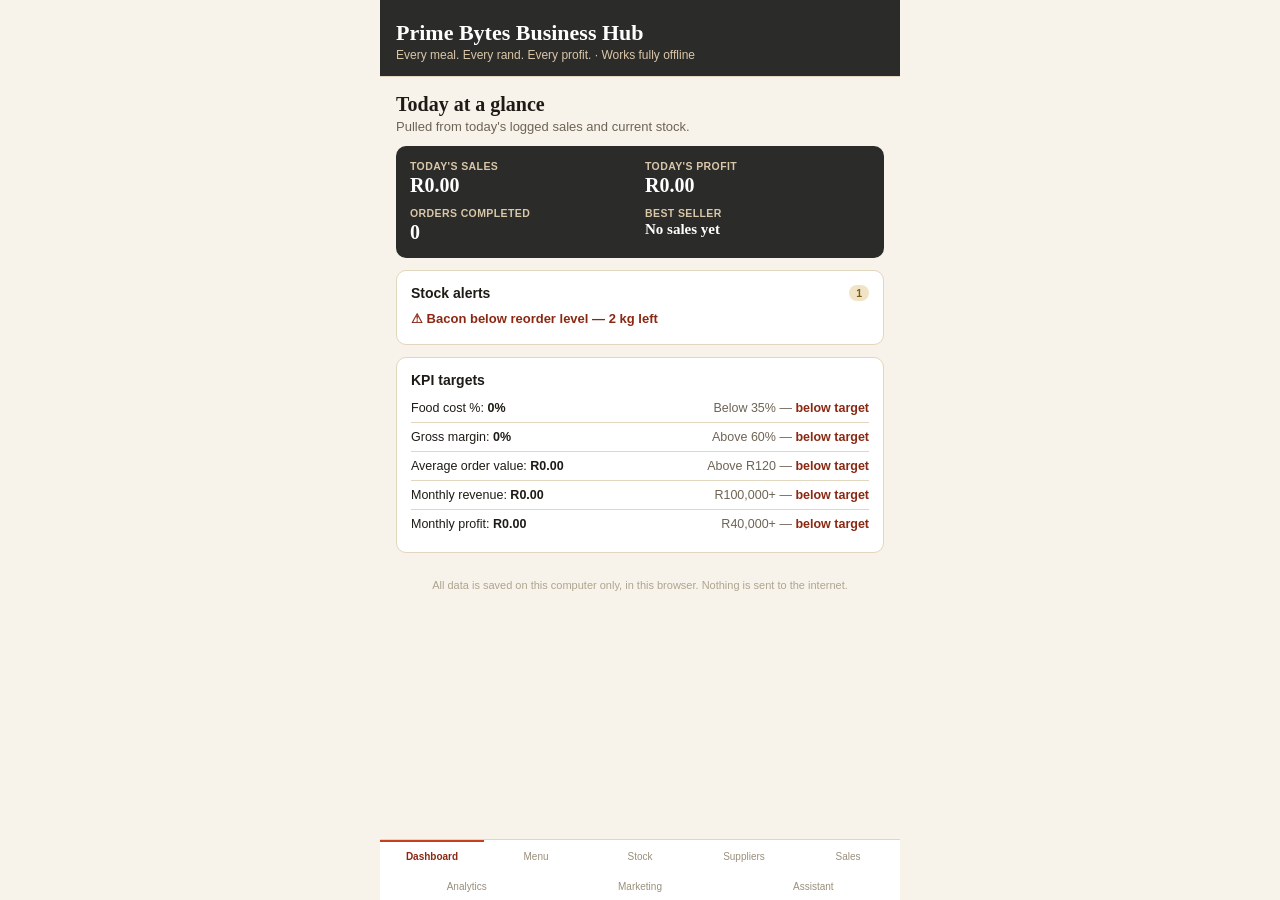
<file: Sites/prime-bytes-business-hub.html>
<!DOCTYPE html>
<html lang="en">
<head>
<meta charset="UTF-8">
<meta name="viewport" content="width=device-width, initial-scale=1.0">
<title>Prime Bytes Business Hub</title>
<style>
  :root{
    --ink:#1E1B16; --bg:#F7F3EA; --card:#FFFFFF; --line:#E1D6BE;
    --flame:#C6401F; --flame-dark:#8A2913; --char:#2B2B29;
    --gold:#B5811E; --gold-dark:#7E5A12;
    --forest:#2E5233; --forest-dark:#1C3520;
    --muted:#6E6455; --input:#FDFBF6;
  }
  *{box-sizing:border-box;}
  body{margin:0; font-family:-apple-system,Segoe UI,Arial,sans-serif; background:var(--bg); color:var(--ink);}
  h1,h2,h3{font-family:Georgia,'Times New Roman',serif;}
  .wrap{max-width:520px; margin:0 auto; padding-bottom:92px; min-height:100vh;}
  header{padding:20px 16px 14px; border-bottom:1px solid var(--line); background:var(--char); color:#fff; position:sticky; top:0; z-index:6;}
  header .title{font-family:Georgia,serif; font-weight:700; font-size:22px; color:#fff;}
  header .tag{font-size:12px; color:#D9C7A8; margin-top:2px;}
  main{padding:16px 16px 0;}
  h2.section{font-size:20px; margin:0 0 3px;}
  p.sub{font-size:13px; color:var(--muted); margin:0 0 12px;}
  .card{background:var(--card); border:1px solid var(--line); border-radius:10px; padding:14px; margin-bottom:12px;}
  .card.dark{background:var(--char); border:none; color:#fff;}
  .card.flame{background:var(--flame-dark); border:none; color:#fff;}
  .card.forest{background:var(--forest-dark); border:none; color:#fff;}
  .card.gold{background:var(--gold-dark); border:none; color:#fff;}
  label.field{display:block; margin-bottom:10px;}
  label.field span{font-size:11px; color:var(--muted); font-weight:600; display:block; margin-bottom:4px;}
  input, select, textarea{width:100%; border:1px solid var(--line); border-radius:8px; padding:8px 9px; font-size:14px; color:var(--ink); background:var(--input); font-family:inherit;}
  .row{display:flex; gap:8px; margin-bottom:8px; align-items:center;}
  .row input, .row select{flex:1;}
  .row input.narrow{flex:0 0 74px;}
  .btn-remove{border:none; background:transparent; color:var(--flame); font-size:18px; cursor:pointer; padding:0 2px;}
  .btn-add{width:100%; padding:9px 0; border:1px dashed var(--line); border-radius:8px; background:transparent; color:var(--gold-dark); font-weight:600; font-size:13px; cursor:pointer;}
  .btn-add:hover{background:#F3E9D2;}
  .btn-solid{width:100%; padding:10px 0; border:none; border-radius:8px; background:var(--flame); color:#fff; font-weight:700; font-size:14px; cursor:pointer;}
  .stat-grid{display:flex; gap:10px; flex-wrap:wrap;}
  .stat{flex:1; min-width:44%;}
  .stat .lbl{font-size:10.5px; color:#8A7F6D; font-weight:700; text-transform:uppercase; letter-spacing:.4px;}
  .stat .lbl.light{color:#D9C7A8;}
  .stat .val{font-family:Georgia,serif; font-weight:700; font-size:20px; margin-top:2px;}
  .stat .val.light{color:#fff;}
  .tone-flame{color:#8A2913;}
  .tone-forest{color:#1C3520;}
  .pill-row{display:flex; gap:8px; margin-bottom:10px; flex-wrap:wrap;}
  .pill{flex:1; min-width:70px; padding:8px 4px; border-radius:8px; border:1px solid var(--line); background:var(--input); color:var(--ink); font-weight:600; font-size:12.5px; cursor:pointer; text-align:center;}
  .pill.active{background:var(--flame); border-color:var(--flame-dark); color:#fff;}
  nav.tabs{position:fixed; bottom:0; left:0; right:0; background:#fff; border-top:1px solid var(--line); display:flex; flex-wrap:wrap; max-width:520px; margin:0 auto; max-height:88px; overflow-y:auto;}
  nav.tabs button{flex:1 0 20%; border:none; background:transparent; padding:9px 2px 8px; cursor:pointer; color:#9A8F7C; font-weight:500; font-size:10px; border-top:2px solid transparent;}
  nav.tabs button.active{color:var(--flame-dark); font-weight:700; border-top:2px solid var(--flame);}
  .tabpanel{display:none;}
  .tabpanel.active{display:block;}
  table.tbl{width:100%; border-collapse:collapse; font-size:12.5px;}
  table.tbl th, table.tbl td{text-align:left; padding:6px 4px; border-bottom:1px solid var(--line);}
  table.tbl th{color:var(--muted); font-weight:700; font-size:10.5px; text-transform:uppercase;}
  .best{color:var(--forest-dark); font-weight:700;}
  .worst{color:var(--flame-dark); font-weight:700;}
  .badge{font-size:10.5px; background:#F1E4C6; color:var(--gold-dark); padding:2px 7px; border-radius:20px; font-weight:700;}
  .badge.low{background:#F7DAD1; color:var(--flame-dark);}
  .badge.ok{background:#DCEBDD; color:var(--forest-dark);}
  .empty{font-size:13px; color:var(--muted); text-align:center; padding:16px 0;}
  .product-card{border-left:4px solid var(--gold); padding-left:10px;}
  .product-head{display:flex; justify-content:space-between; align-items:center; margin-bottom:6px;}
  .product-head .name{font-weight:700; font-size:15px;}
  .cat-heading{font-size:13px; text-transform:uppercase; letter-spacing:.5px; color:var(--gold-dark); font-weight:700; margin:18px 0 8px;}
  .cat-heading:first-child{margin-top:0;}
  .soon{opacity:.55;}
  .ai-box textarea{min-height:60px; resize:vertical;}
  .footer-note{font-size:11px; color:#AEA48F; text-align:center; padding:14px 16px 0;}
  .kpi-row{display:flex; justify-content:space-between; font-size:12.5px; padding:7px 0; border-bottom:1px solid var(--line);}
  .kpi-row:last-child{border-bottom:none;}
  .kpi-target{color:var(--muted);}
  .kpi-pass{color:var(--forest-dark); font-weight:700;}
  .kpi-fail{color:var(--flame-dark); font-weight:700;}
</style>
</head>
<body>
<div class="wrap">
  <header>
    <div class="title">Prime Bytes Business Hub</div>
    <div class="tag">Every meal. Every rand. Every profit. &middot; Works fully offline</div>
  </header>

  <main>

    <!-- DASHBOARD -->
    <section class="tabpanel active" id="tab-dashboard">
      <h2 class="section">Today at a glance</h2>
      <p class="sub">Pulled from today's logged sales and current stock.</p>
      <div class="card dark">
        <div class="stat-grid">
          <div class="stat"><div class="lbl light">Today's sales</div><div class="val light" id="dashRevenue">R0.00</div></div>
          <div class="stat"><div class="lbl light">Today's profit</div><div class="val light" id="dashProfit">R0.00</div></div>
          <div class="stat"><div class="lbl light">Orders completed</div><div class="val light" id="dashOrders">0</div></div>
          <div class="stat"><div class="lbl light">Best seller</div><div class="val light" id="dashBestSeller" style="font-size:15px;">&mdash;</div></div>
        </div>
      </div>
      <div class="card">
        <div class="product-head"><span class="name" style="font-size:14px;">Stock alerts</span><span class="badge" id="stockAlertCount">0</span></div>
        <div id="dashStockAlerts"></div>
      </div>
      <div class="card">
        <div class="product-head"><span class="name" style="font-size:14px;">KPI targets</span></div>
        <div id="kpiList"></div>
      </div>
    </section>

    <!-- MENU COSTING -->
    <section class="tabpanel" id="tab-menu">
      <h2 class="section">Menu costing</h2>
      <p class="sub">Every line item feeds cost price, selling price, and margin automatically.</p>
      <div id="menuList"></div>
      <div class="card">
        <div class="row"><input id="newProdName" placeholder="New item name, e.g. Half Chicken"></div>
        <div class="row">
          <select id="newProdCat">
            <option>Chicken</option><option>Ribs</option><option>Chips &amp; Fries</option>
            <option>Kota</option><option>Burgers</option><option>Pita Pockets</option><option>Pizza (coming soon)</option>
          </select>
        </div>
        <button class="btn-add" onclick="addProduct()">+ Add menu item</button>
      </div>
    </section>

    <!-- INVENTORY -->
    <section class="tabpanel" id="tab-inventory">
      <h2 class="section">Inventory system</h2>
      <p class="sub">Chicken, ribs, cheese, bacon, beef, potatoes, pita, buns &mdash; whatever you stock.</p>
      <div id="inventoryList"></div>
      <button class="btn-add" onclick="addInventoryItem()">+ Add stock item</button>
    </section>

    <!-- SUPPLIERS -->
    <section class="tabpanel" id="tab-suppliers">
      <h2 class="section">Supplier management</h2>
      <p class="sub">Chicken, meat, bakery, and packaging suppliers &mdash; compare monthly.</p>
      <div class="card">
        <div class="row"><input id="supItem" placeholder="Item, e.g. Whole chicken (kg)"></div>
        <div class="row">
          <select id="supCategory">
            <option>Chicken supplier</option><option>Meat supplier</option><option>Bakery supplier</option><option>Packaging supplier</option>
          </select>
        </div>
        <div class="row">
          <input id="supName" placeholder="Supplier name">
          <input id="supPrice" class="narrow" type="number" inputmode="decimal" placeholder="Price">
        </div>
        <button class="btn-add" onclick="addSupplierEntry()">+ Add price</button>
      </div>
      <div id="supplierGroups"></div>
    </section>

    <!-- SALES -->
    <section class="tabpanel" id="tab-sales">
      <h2 class="section">Sales system</h2>
      <p class="sub">Log every order to power the dashboard and analytics.</p>
      <div class="card">
        <div class="row">
          <select id="saleProduct"></select>
        </div>
        <div class="row">
          <input id="saleQty" type="number" inputmode="numeric" placeholder="Qty" value="1" class="narrow">
          <input id="saleDate" type="date">
        </div>
        <button class="btn-solid" onclick="logSale()">Log sale</button>
      </div>
      <div class="card">
        <table class="tbl">
          <thead><tr><th>Date</th><th>Item</th><th>Qty</th><th>Revenue</th><th>Profit</th><th></th></tr></thead>
          <tbody id="salesBody"></tbody>
        </table>
      </div>
    </section>

    <!-- ANALYTICS -->
    <section class="tabpanel" id="tab-analytics">
      <h2 class="section">Prime Bytes analytics</h2>
      <p class="sub">Based on every sale logged so far.</p>
      <div class="card">
        <div class="product-head"><span class="name" style="font-size:14px;">Top sellers (by units)</span></div>
        <div id="topSellers"></div>
      </div>
      <div class="card">
        <div class="product-head"><span class="name" style="font-size:14px;">Lowest margin products</span></div>
        <div id="lowMargin"></div>
      </div>
      <div class="card">
        <div class="product-head"><span class="name" style="font-size:14px;">Highest profit products</span></div>
        <div id="highProfit"></div>
      </div>
    </section>

    <!-- MARKETING -->
    <section class="tabpanel" id="tab-marketing">
      <h2 class="section">Marketing module</h2>
      <p class="sub">Track reach and see which promotions move sales.</p>
      <div class="card">
        <div class="row">
          <select id="mkChannel">
            <option>TikTok views</option><option>Facebook engagement</option><option>WhatsApp orders</option><option>Google reviews</option>
          </select>
        </div>
        <div class="row">
          <input id="mkDate" type="date">
          <input id="mkValue" type="number" inputmode="numeric" placeholder="Count/value" class="narrow">
        </div>
        <input id="mkNote" placeholder="Note, e.g. Friday kota promo" style="margin-bottom:8px;">
        <button class="btn-add" onclick="addMarketing()">+ Log entry</button>
      </div>
      <div class="card">
        <table class="tbl">
          <thead><tr><th>Date</th><th>Channel</th><th>Value</th><th>Note</th><th></th></tr></thead>
          <tbody id="marketingBody"></tbody>
        </table>
      </div>
    </section>

    <!-- AI ASSISTANT -->
    <section class="tabpanel" id="tab-ai">
      <h2 class="section">Business assistant</h2>
      <p class="sub">Offline, rule-based answers from your own logged data &mdash; not a live AI.</p>
      <div class="card ai-box">
        <label class="field"><span>Ask about your business</span>
          <textarea id="aiInput" placeholder="How many chicken pitas must I sell to reach R50,000 revenue?"></textarea>
        </label>
        <div class="pill-row">
          <button class="pill" onclick="askPreset('profit')">Most profitable</button>
          <button class="pill" onclick="askPreset('ingredient')">Costly ingredient</button>
          <button class="pill" onclick="askPreset('price')">Raise prices on</button>
        </div>
        <button class="btn-solid" onclick="runAsk()">Ask</button>
        <div id="aiResult" style="margin-top:12px;"></div>
      </div>
    </section>

    <p class="footer-note">All data is saved on this computer only, in this browser. Nothing is sent to the internet.</p>
  </main>
</div>

<nav class="tabs">
  <button class="active" data-tab="dashboard" onclick="showTab('dashboard')">Dashboard</button>
  <button data-tab="menu" onclick="showTab('menu')">Menu</button>
  <button data-tab="inventory" onclick="showTab('inventory')">Stock</button>
  <button data-tab="suppliers" onclick="showTab('suppliers')">Suppliers</button>
  <button data-tab="sales" onclick="showTab('sales')">Sales</button>
  <button data-tab="analytics" onclick="showTab('analytics')">Analytics</button>
  <button data-tab="marketing" onclick="showTab('marketing')">Marketing</button>
  <button data-tab="ai" onclick="showTab('ai')">Assistant</button>
</nav>

<script>
const STORE_KEY = "primeBytesHub_v1";
let idSeq = 1;
const newId = () => idSeq++;
function num(v){ const n = parseFloat(v); return Number.isFinite(n) ? n : 0; }
function fmt(n){ n = Number.isFinite(n) ? n : 0; return "R" + n.toFixed(2); }
function todayStr(){ return new Date().toISOString().slice(0,10); }
function escapeHtml(s){ return String(s==null?'':s).replace(/[&<>"']/g, c=>({'&':'&amp;','<':'&lt;','>':'&gt;','"':'&quot;',"'":'&#39;'}[c])); }

function defaultProduct(cat, name, lines, price){
  return { id:newId(), category:cat, name, lines, sellingPrice:price };
}

let state = null;
try{ const raw = localStorage.getItem(STORE_KEY); if(raw) state = JSON.parse(raw); }catch(e){}

if(!state){
  state = {
    products: [
      defaultProduct("Chicken","Full Chicken", [
        {n:"Chicken cost",c:"75"},{n:"Spice cost",c:"6"},{n:"Packaging cost",c:"4"},{n:"Electricity/gas cost",c:"5"}
      ], "145"),
      defaultProduct("Chicken","Half Chicken", [
        {n:"Chicken cost",c:"38"},{n:"Spice cost",c:"3"},{n:"Packaging cost",c:"3"},{n:"Electricity/gas cost",c:"3"}
      ], "80"),
      defaultProduct("Chicken","Quarter Chicken", [
        {n:"Chicken cost",c:"20"},{n:"Spice cost",c:"2"},{n:"Packaging cost",c:"2"},{n:"Electricity/gas cost",c:"2"}
      ], "45"),
      defaultProduct("Ribs","Ribs", [
        {n:"Raw rib weight cost",c:"42"},{n:"Marinade cost",c:"8"},{n:"Sauce cost",c:"5"},{n:"Packaging",c:"3"}
      ], "110"),
      defaultProduct("Chips & Fries","Chips (small)", [
        {n:"Potato cost",c:"5"},{n:"Oil cost",c:"2"},{n:"Seasoning cost",c:"0.5"},{n:"Packaging",c:"1.5"}
      ], "20"),
      defaultProduct("Chips & Fries","Chips (medium)", [
        {n:"Potato cost",c:"8"},{n:"Oil cost",c:"3"},{n:"Seasoning cost",c:"0.8"},{n:"Packaging",c:"1.7"}
      ], "30"),
      defaultProduct("Chips & Fries","Chips (large)", [
        {n:"Potato cost",c:"11"},{n:"Oil cost",c:"4"},{n:"Seasoning cost",c:"1"},{n:"Packaging",c:"2"}
      ], "40"),
      defaultProduct("Kota","Kota", [
        {n:"Bread",c:"6"},{n:"Chips",c:"5"},{n:"Polony",c:"4"},{n:"Russian",c:"7"},{n:"Cheese",c:"5"},{n:"Sauce",c:"2"}
      ], "45"),
      defaultProduct("Burgers","Cheeseburger", [
        {n:"Bun",c:"4"},{n:"Patty",c:"14"},{n:"Cheese",c:"4"},{n:"Sauce",c:"2"},{n:"Packaging",c:"2"}
      ], "48"),
      defaultProduct("Burgers","Double Cheeseburger", [
        {n:"Bun",c:"4"},{n:"2 patties",c:"28"},{n:"2 cheese slices",c:"8"},{n:"Sauce",c:"2"},{n:"Packaging",c:"2"}
      ], "72"),
      defaultProduct("Burgers","Bacon Burger", [
        {n:"Bun",c:"4"},{n:"Patty",c:"14"},{n:"Bacon",c:"9"},{n:"Cheese",c:"4"},{n:"Sauce",c:"2"}
      ], "58"),
      defaultProduct("Pita Pockets","Chicken Pita", [
        {n:"Chicken",c:"18"},{n:"Pita bread",c:"5"},{n:"Sauce",c:"2"}
      ], "45"),
      defaultProduct("Pita Pockets","Beef Pita", [
        {n:"Beef strips",c:"22"},{n:"Pita bread",c:"5"},{n:"Sauce",c:"2"}
      ], "50"),
      defaultProduct("Pita Pockets","Bacon Pita", [
        {n:"Pita bread",c:"5"},{n:"Bacon",c:"12"},{n:"Sauce",c:"2"},{n:"Vegetables",c:"3"}
      ], "48"),
      { id:newId(), category:"Pizza (coming soon)", name:"Margherita", lines:[{n:"Dough",c:"8"},{n:"Cheese",c:"10"},{n:"Sauce",c:"3"}], sellingPrice:"0", soon:true },
    ],
    inventory: [
      { id:newId(), name:"Chicken", qty:"30", unit:"kg", low:"10" },
      { id:newId(), name:"Cheese", qty:"4", unit:"kg", low:"3" },
      { id:newId(), name:"Bacon", qty:"2", unit:"kg", low:"2" },
    ],
    suppliers: [
      { id:newId(), category:"Chicken supplier", item:"Whole chicken (kg)", name:"County Fair direct", price:"38" },
    ],
    sales: [],
    marketing: [],
  };
}
[...state.products, ...state.inventory, ...state.suppliers, ...state.sales, ...state.marketing].forEach(o=>{ if(o && o.id>=idSeq) idSeq=o.id+1; });
state.products.forEach(p=>{ if(!Array.isArray(p.lines)) p.lines=[]; });

function saveState(){ localStorage.setItem(STORE_KEY, JSON.stringify(state)); }

function showTab(name){
  document.querySelectorAll('.tabpanel').forEach(el=>el.classList.remove('active'));
  document.getElementById('tab-'+name).classList.add('active');
  document.querySelectorAll('nav.tabs button').forEach(b=>b.classList.toggle('active', b.dataset.tab===name));
  if(name==='sales'){ populateSaleProductSelect(); }
}

/* ---------- product cost helpers ---------- */
function productCost(p){ return p.lines.reduce((s,l)=>s+num(l.c),0); }
function productProfit(p){ return num(p.sellingPrice) - productCost(p); }
function productMarginPct(p){ const sp=num(p.sellingPrice); return sp>0 ? (productProfit(p)/sp)*100 : 0; }

/* ---------- menu costing ---------- */
function renderMenu(){
  const list = document.getElementById('menuList');
  list.innerHTML = "";
  const cats = [...new Set(state.products.map(p=>p.category))];
  cats.forEach(cat=>{
    const h = document.createElement('div');
    h.className = 'cat-heading';
    h.textContent = cat;
    list.appendChild(h);
    state.products.filter(p=>p.category===cat).forEach(p=>{
      const cost = productCost(p), profit = productProfit(p), margin = productMarginPct(p);
      const card = document.createElement('div');
      card.className = 'card product-card' + (p.soon ? ' soon' : '');
      card.innerHTML = `
        <div class="product-head">
          <input class="name" style="border:none; background:transparent; padding:0; font-weight:700; font-size:15px;" value="${escapeHtml(p.name)}" oninput="updateProduct(${p.id},'name',this.value)">
          <button class="btn-remove" onclick="removeProduct(${p.id})">&times;</button>
        </div>
        <div id="lines-${p.id}"></div>
        <button class="btn-add" onclick="addLine(${p.id})">+ Add cost line</button>
        <div class="row" style="margin-top:10px;">
          <label class="field" style="flex:1; margin-bottom:0;"><span>Selling price</span>
            <input type="number" inputmode="decimal" value="${escapeHtml(p.sellingPrice)}" oninput="updateProduct(${p.id},'sellingPrice',this.value)">
          </label>
        </div>
        <div class="stat-grid" style="margin-top:10px;">
          <div class="stat"><div class="lbl">Cost price</div><div class="val">${fmt(cost)}</div></div>
          <div class="stat"><div class="lbl">Profit</div><div class="val tone-forest">${fmt(profit)}</div></div>
          <div class="stat"><div class="lbl">Margin</div><div class="val ${margin<20?'tone-flame':'tone-forest'}">${margin.toFixed(0)}%</div></div>
        </div>
        ${p.soon ? '<div class="hint" style="margin-top:8px; font-size:12px; color:var(--muted);">Marked coming soon &mdash; excluded from sales and analytics until you switch it on by unchecking soon in code, or simply start logging sales for it.</div>' : ''}
      `;
      list.appendChild(card);
      renderLines(p);
    });
  });
}
function renderLines(p){
  const el = document.getElementById('lines-'+p.id);
  if(!el) return;
  el.innerHTML = "";
  p.lines.forEach((l,idx)=>{
    const row = document.createElement('div');
    row.className = 'row';
    row.innerHTML = `
      <input value="${escapeHtml(l.n)}" placeholder="Cost line, e.g. Cheese" oninput="updateLine(${p.id},${idx},'n',this.value)">
      <input class="narrow" type="number" inputmode="decimal" value="${escapeHtml(l.c)}" placeholder="Cost" oninput="updateLine(${p.id},${idx},'c',this.value)">
      <button class="btn-remove" onclick="removeLine(${p.id},${idx})">&times;</button>
    `;
    el.appendChild(row);
  });
}
function updateProduct(id, field, val){
  const p = state.products.find(x=>x.id===id);
  if(p){ p[field]=val; saveState(); renderMenu(); recalcDashboard(); }
}
function updateLine(pid, idx, field, val){
  const p = state.products.find(x=>x.id===pid);
  if(p && p.lines[idx]){ p.lines[idx][field]=val; saveState(); renderMenu(); recalcDashboard(); }
}
function addLine(pid){
  const p = state.products.find(x=>x.id===pid);
  if(p){ p.lines.push({n:"",c:""}); saveState(); renderMenu(); }
}
function removeLine(pid, idx){
  const p = state.products.find(x=>x.id===pid);
  if(p){ p.lines.splice(idx,1); saveState(); renderMenu(); }
}
function addProduct(){
  const name = document.getElementById('newProdName').value.trim();
  const cat = document.getElementById('newProdCat').value;
  if(!name) return;
  state.products.push({ id:newId(), category:cat, name, lines:[{n:"Ingredient",c:""}], sellingPrice:"" });
  document.getElementById('newProdName').value = "";
  saveState(); renderMenu(); populateSaleProductSelect();
}
function removeProduct(id){
  state.products = state.products.filter(p=>p.id!==id);
  saveState(); renderMenu(); populateSaleProductSelect();
}

/* ---------- inventory ---------- */
function renderInventory(){
  const list = document.getElementById('inventoryList');
  if(state.inventory.length===0){ list.innerHTML = '<p class="empty">No stock items yet.</p>'; return; }
  list.innerHTML = "";
  state.inventory.forEach(it=>{
    const qty=num(it.qty), low=num(it.low), isLow = it.low!=="" && qty<=low;
    const card = document.createElement('div');
    card.className = 'card' + (isLow ? '' : '');
    card.style.borderColor = isLow ? "#C6401F" : "";
    if(isLow) card.style.background = "#FBEDE8";
    card.innerHTML = `
      <div class="row">
        <input value="${escapeHtml(it.name)}" placeholder="Stock item" oninput="updateInv(${it.id},'name',this.value)">
        <button class="btn-remove" onclick="removeInv(${it.id})">&times;</button>
      </div>
      <div class="row">
        <input type="number" inputmode="decimal" value="${escapeHtml(it.qty)}" placeholder="Qty on hand" oninput="updateInv(${it.id},'qty',this.value)">
        <select onchange="updateInv(${it.id},'unit',this.value)">
          ${['kg','g','l','ml','units','packs'].map(u=>`<option value="${u}" ${it.unit===u?'selected':''}>${u}</option>`).join('')}
        </select>
        <input type="number" inputmode="decimal" value="${escapeHtml(it.low)}" placeholder="Reorder level" oninput="updateInv(${it.id},'low',this.value)">
      </div>
      ${isLow ? `<div style="font-size:13px; color:#8A2913; font-weight:700;">&#9888; ${it.name||'Item'} below reorder level &mdash; ${qty} ${it.unit} left.</div>` : ''}
    `;
    list.appendChild(card);
  });
}
function updateInv(id, field, val){
  const it = state.inventory.find(i=>i.id===id);
  if(it){ it[field]=val; saveState(); renderInventory(); recalcDashboard(); }
}
function addInventoryItem(){
  state.inventory.push({id:newId(), name:"", qty:"", unit:"kg", low:""});
  saveState(); renderInventory();
}
function removeInv(id){
  state.inventory = state.inventory.filter(i=>i.id!==id);
  saveState(); renderInventory(); recalcDashboard();
}

/* ---------- suppliers ---------- */
function renderSuppliers(){
  const wrap = document.getElementById('supplierGroups');
  if(state.suppliers.length===0){ wrap.innerHTML = '<p class="empty">No supplier prices logged yet.</p>'; return; }
  wrap.innerHTML = "";
  const items = [...new Set(state.suppliers.map(s=>s.item))];
  items.forEach(item=>{
    const rows = state.suppliers.filter(s=>s.item===item);
    const prices = rows.map(r=>num(r.price)).filter(v=>v>0);
    const min = prices.length ? Math.min(...prices) : null;
    const card = document.createElement('div');
    card.className = 'card';
    card.innerHTML = `
      <div class="product-head"><span class="name" style="font-size:14px;">${escapeHtml(item)}</span></div>
      <table class="tbl">
        <thead><tr><th>Supplier</th><th>Category</th><th>Price</th><th></th></tr></thead>
        <tbody>
          ${rows.map(r=>`<tr>
            <td>${escapeHtml(r.name)}</td>
            <td>${escapeHtml(r.category)}</td>
            <td class="${num(r.price)===min ? 'best' : ''}">${fmt(num(r.price))}</td>
            <td><button class="btn-remove" onclick="removeSupplier(${r.id})">&times;</button></td>
          </tr>`).join('')}
        </tbody>
      </table>
    `;
    wrap.appendChild(card);
  });
}
function addSupplierEntry(){
  const item = document.getElementById('supItem').value.trim();
  const category = document.getElementById('supCategory').value;
  const name = document.getElementById('supName').value.trim();
  const price = document.getElementById('supPrice').value;
  if(!item || !name) return;
  state.suppliers.push({id:newId(), item, category, name, price});
  ['supItem','supName','supPrice'].forEach(id=>document.getElementById(id).value="");
  saveState(); renderSuppliers();
}
function removeSupplier(id){
  state.suppliers = state.suppliers.filter(s=>s.id!==id);
  saveState(); renderSuppliers();
}

/* ---------- sales ---------- */
function populateSaleProductSelect(){
  const sel = document.getElementById('saleProduct');
  sel.innerHTML = state.products.filter(p=>!p.soon).map(p=>`<option value="${p.id}">${escapeHtml(p.category)} &mdash; ${escapeHtml(p.name)}</option>`).join('');
  if(!document.getElementById('saleDate').value) document.getElementById('saleDate').value = todayStr();
}
function logSale(){
  const pid = Number(document.getElementById('saleProduct').value);
  const qty = num(document.getElementById('saleQty').value) || 1;
  const date = document.getElementById('saleDate').value || todayStr();
  if(!pid) return;
  state.sales.push({id:newId(), productId:pid, qty, date});
  saveState(); renderSales(); recalcDashboard(); renderAnalytics();
}
function removeSale(id){
  state.sales = state.sales.filter(s=>s.id!==id);
  saveState(); renderSales(); recalcDashboard(); renderAnalytics();
}
function renderSales(){
  const body = document.getElementById('salesBody');
  if(state.sales.length===0){ body.innerHTML = '<tr><td colspan="6" class="empty">No sales logged yet.</td></tr>'; return; }
  const sorted = [...state.sales].sort((a,b)=> (b.date||'').localeCompare(a.date||''));
  body.innerHTML = sorted.map(s=>{
    const p = state.products.find(x=>x.id===s.productId);
    if(!p) return '';
    const revenue = num(p.sellingPrice)*s.qty;
    const profit = productProfit(p)*s.qty;
    return `<tr>
      <td>${escapeHtml(s.date)}</td>
      <td>${escapeHtml(p.name)}</td>
      <td>${s.qty}</td>
      <td>${fmt(revenue)}</td>
      <td class="tone-forest">${fmt(profit)}</td>
      <td><button class="btn-remove" onclick="removeSale(${s.id})">&times;</button></td>
    </tr>`;
  }).join('');
}

/* ---------- dashboard ---------- */
function recalcDashboard(){
  const today = todayStr();
  const todays = state.sales.filter(s=>s.date===today);
  let revenue=0, cost=0, orders=0;
  const unitsByProduct = {};
  todays.forEach(s=>{
    const p = state.products.find(x=>x.id===s.productId);
    if(!p) return;
    revenue += num(p.sellingPrice)*s.qty;
    cost += productCost(p)*s.qty;
    orders += s.qty;
    unitsByProduct[p.id] = (unitsByProduct[p.id]||0) + s.qty;
  });
  const profit = revenue-cost;
  document.getElementById('dashRevenue').textContent = fmt(revenue);
  document.getElementById('dashProfit').textContent = fmt(profit);
  document.getElementById('dashOrders').textContent = orders;
  let bestId = null, bestQty = -1;
  Object.entries(unitsByProduct).forEach(([id,q])=>{ if(q>bestQty){ bestQty=q; bestId=Number(id);} });
  const bestP = bestId ? state.products.find(p=>p.id===bestId) : null;
  document.getElementById('dashBestSeller').textContent = bestP ? bestP.name : "No sales yet";

  const lowItems = state.inventory.filter(it=>it.low!=="" && num(it.qty)<=num(it.low));
  document.getElementById('stockAlertCount').textContent = lowItems.length;
  const alertsEl = document.getElementById('dashStockAlerts');
  alertsEl.innerHTML = lowItems.length===0
    ? '<p class="empty" style="padding:6px 0;">Nothing low right now.</p>'
    : lowItems.map(it=>`<div style="font-size:13px; color:#8A2913; font-weight:600; padding:4px 0;">&#9888; ${escapeHtml(it.name)} below reorder level &mdash; ${num(it.qty)} ${it.unit} left</div>`).join('');

  renderKpis();
}
function monthRange(){
  const now = new Date();
  const y = now.getFullYear(), m = now.getMonth();
  return { start: new Date(y,m,1), end: new Date(y,m+1,0) };
}
function renderKpis(){
  const {start,end} = monthRange();
  const monthly = state.sales.filter(s=>{ const d=new Date(s.date); return d>=start && d<=end; });
  let revenue=0, cost=0;
  monthly.forEach(s=>{ const p=state.products.find(x=>x.id===s.productId); if(!p) return; revenue+=num(p.sellingPrice)*s.qty; cost+=productCost(p)*s.qty; });
  const profit = revenue-cost;
  const foodCostPct = revenue>0 ? (cost/revenue)*100 : 0;
  const grossMarginPct = revenue>0 ? (profit/revenue)*100 : 0;
  const totalUnits = monthly.reduce((s,x)=>s+x.qty,0);
  const aov = totalUnits>0 ? revenue/totalUnits : 0;
  const rows = [
    ["Food cost %", foodCostPct, "Below 35%", foodCostPct>0 && foodCostPct<35],
    ["Gross margin", grossMarginPct, "Above 60%", grossMarginPct>60],
    ["Average order value", aov, "Above R120", aov>120],
    ["Monthly revenue", revenue, "R100,000+", revenue>=100000],
    ["Monthly profit", profit, "R40,000+", profit>=40000],
  ];
  document.getElementById('kpiList').innerHTML = rows.map(([label,val,target,pass])=>{
    const display = label.includes('%') || label==='Gross margin' || label==='Food cost %' ? val.toFixed(0)+"%" : fmt(val);
    return `<div class="kpi-row"><span>${label}: <strong>${display}</strong></span><span class="kpi-target">${target} &mdash; <span class="${pass?'kpi-pass':'kpi-fail'}">${pass?'on track':'below target'}</span></span></div>`;
  }).join('');
}

/* ---------- analytics ---------- */
function productAggregate(){
  const agg = {};
  state.sales.forEach(s=>{
    const p = state.products.find(x=>x.id===s.productId);
    if(!p) return;
    if(!agg[p.id]) agg[p.id] = { p, units:0, revenue:0, profit:0 };
    agg[p.id].units += s.qty;
    agg[p.id].revenue += num(p.sellingPrice)*s.qty;
    agg[p.id].profit += productProfit(p)*s.qty;
  });
  return Object.values(agg);
}
function renderAnalytics(){
  const agg = productAggregate();
  const topSellers = [...agg].sort((a,b)=>b.units-a.units).slice(0,5);
  const highProfit = [...agg].sort((a,b)=>b.profit-a.profit).slice(0,5);
  const marginList = state.products.filter(p=>!p.soon && num(p.sellingPrice)>0).map(p=>({p, margin:productMarginPct(p)})).sort((a,b)=>a.margin-b.margin).slice(0,5);

  document.getElementById('topSellers').innerHTML = topSellers.length ? topSellers.map((x,i)=>`<div class="kpi-row"><span>${i+1}. ${escapeHtml(x.p.name)}</span><span>${x.units} sold</span></div>`).join('') : '<p class="empty" style="padding:6px 0;">Log some sales to see this.</p>';
  document.getElementById('highProfit').innerHTML = highProfit.length ? highProfit.map((x,i)=>`<div class="kpi-row"><span>${i+1}. ${escapeHtml(x.p.name)}</span><span class="tone-forest">${fmt(x.profit)}</span></div>`).join('') : '<p class="empty" style="padding:6px 0;">Log some sales to see this.</p>';
  document.getElementById('lowMargin').innerHTML = marginList.length ? marginList.map((x,i)=>`<div class="kpi-row"><span>${i+1}. ${escapeHtml(x.p.name)}</span><span class="tone-flame">${x.margin.toFixed(0)}%</span></div>`).join('') : '<p class="empty" style="padding:6px 0;">Add selling prices to see this.</p>';
}

/* ---------- marketing ---------- */
function renderMarketing(){
  const body = document.getElementById('marketingBody');
  if(state.marketing.length===0){ body.innerHTML = '<tr><td colspan="5" class="empty">No entries yet.</td></tr>'; return; }
  const sorted = [...state.marketing].sort((a,b)=>(b.date||'').localeCompare(a.date||''));
  body.innerHTML = sorted.map(m=>`<tr>
    <td>${escapeHtml(m.date)}</td><td>${escapeHtml(m.channel)}</td><td>${escapeHtml(m.value)}</td><td>${escapeHtml(m.note||'')}</td>
    <td><button class="btn-remove" onclick="removeMarketing(${m.id})">&times;</button></td>
  </tr>`).join('');
}
function addMarketing(){
  const channel = document.getElementById('mkChannel').value;
  const date = document.getElementById('mkDate').value || todayStr();
  const value = document.getElementById('mkValue').value;
  const note = document.getElementById('mkNote').value.trim();
  if(!value) return;
  state.marketing.push({id:newId(), channel, date, value, note});
  document.getElementById('mkValue').value=""; document.getElementById('mkNote').value="";
  saveState(); renderMarketing();
}
function removeMarketing(id){
  state.marketing = state.marketing.filter(m=>m.id!==id);
  saveState(); renderMarketing();
}

/* ---------- AI-style offline assistant ---------- */
function askPreset(kind){
  const map = {
    profit: "Which product made the most profit this month?",
    ingredient: "Which ingredient is costing too much?",
    price: "What should I increase prices on?",
  };
  document.getElementById('aiInput').value = map[kind];
  runAsk();
}
function runAsk(){
  const text = (document.getElementById('aiInput').value || "").toLowerCase();
  const resultEl = document.getElementById('aiResult');
  const agg = productAggregate();

  if(text.includes('most profit')){
    if(agg.length===0){ resultEl.innerHTML = answerCard("No sales logged yet this month, so there's nothing to rank. Log sales in the Sales tab first."); return; }
    const top = [...agg].sort((a,b)=>b.profit-a.profit)[0];
    resultEl.innerHTML = answerCard(`${top.p.name} made the most profit: ${fmt(top.profit)} from ${top.units} sold.`);
    return;
  }
  if(text.includes('ingredient') && (text.includes('cost') || text.includes('expensive'))){
    const lineTotals = {};
    state.products.forEach(p=>p.lines.forEach(l=>{ if(!l.n) return; lineTotals[l.n] = (lineTotals[l.n]||0) + num(l.c); }));
    const sorted = Object.entries(lineTotals).sort((a,b)=>b[1]-a[1]);
    if(sorted.length===0){ resultEl.innerHTML = answerCard("No cost lines found yet. Add ingredients in Menu costing first."); return; }
    resultEl.innerHTML = answerCard(`${sorted[0][0]} is your biggest cost line across the menu, adding up to ${fmt(sorted[0][1])} across all recipes that use it.`);
    return;
  }
  if(text.includes('increase price') || text.includes('raise price') || text.includes('increase prices')){
    const marginList = state.products.filter(p=>!p.soon && num(p.sellingPrice)>0).map(p=>({p, margin:productMarginPct(p)})).sort((a,b)=>a.margin-b.margin);
    if(marginList.length===0){ resultEl.innerHTML = answerCard("Add selling prices to your menu items first so margins can be compared."); return; }
    const worst = marginList.slice(0,3);
    resultEl.innerHTML = answerCard(`Consider raising prices on: ${worst.map(x=>`${x.p.name} (${x.margin.toFixed(0)}% margin)`).join(', ')}.`);
    return;
  }
  const targetMatch = text.match(/r?\s?([\d,]{3,})/);
  const productMatch = state.products.find(p=> text.includes(p.name.toLowerCase()));
  if(targetMatch && productMatch){
    const target = num(targetMatch[1].replace(/,/g,''));
    const price = num(productMatch.sellingPrice);
    if(price<=0){ resultEl.innerHTML = answerCard(`${productMatch.name} doesn't have a selling price set yet.`); return; }
    const unitsNeeded = Math.ceil(target/price);
    resultEl.innerHTML = answerCard(`You'd need to sell ${unitsNeeded} x ${productMatch.name} at ${fmt(price)} each to reach ${fmt(target)} in revenue.`);
    return;
  }
  resultEl.innerHTML = answerCard("Try one of the quick questions above, or ask things like \"how many burgers must I sell to reach R20000\" using a product name from your menu.");
}
function answerCard(text){
  return `<div class="card" style="margin-bottom:0;"><div style="font-size:14px;">${text}</div></div>`;
}

/* ---------- init ---------- */
document.addEventListener('DOMContentLoaded', ()=>{
  renderMenu();
  renderInventory();
  renderSuppliers();
  populateSaleProductSelect();
  renderSales();
  renderAnalytics();
  renderMarketing();
  recalcDashboard();
});
</script>
</body>
</html>
</file>
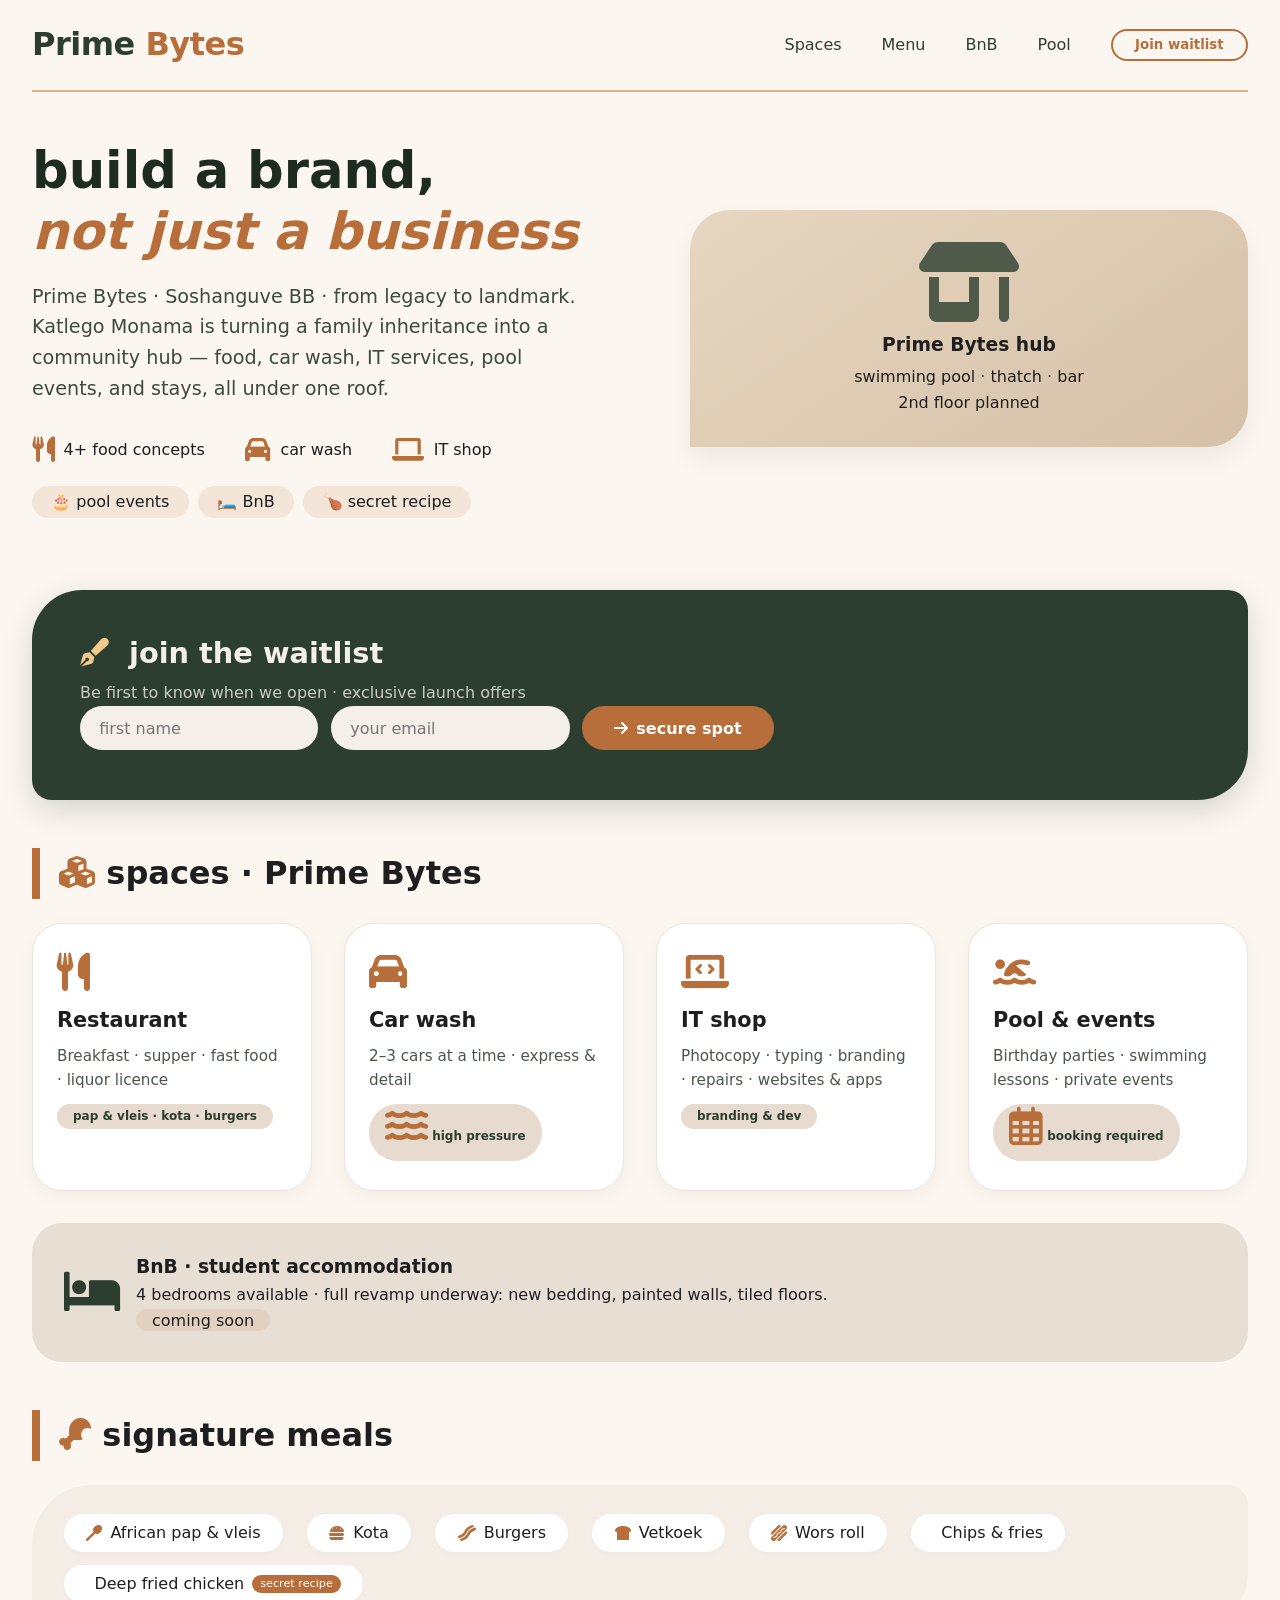
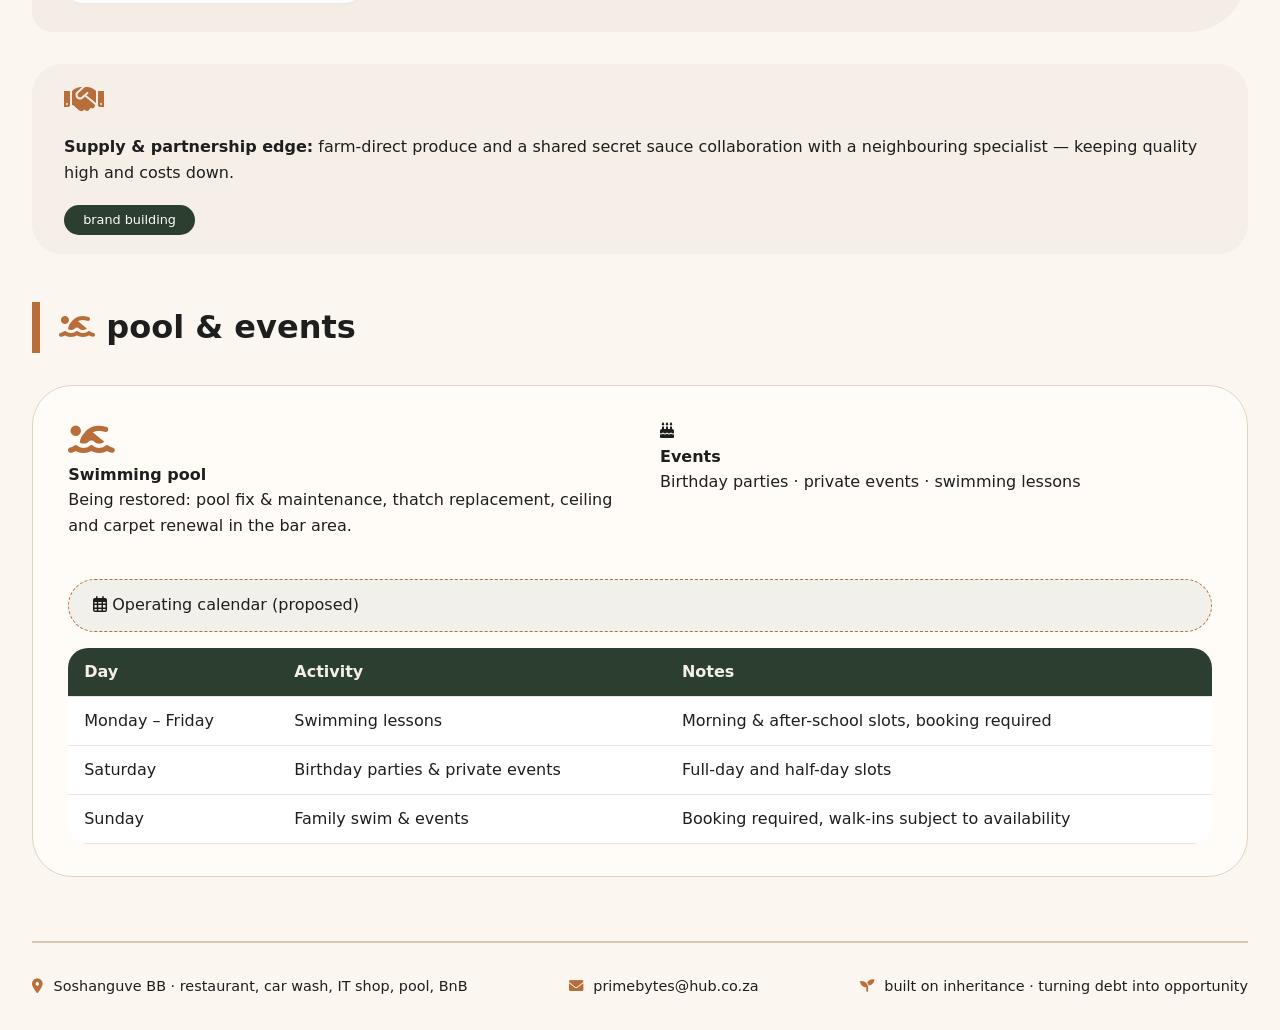
<file: Sites/prime-bytes-website.html>
<!DOCTYPE html>
<html lang="en">
<head>
    <meta charset="UTF-8" />
    <meta name="viewport" content="width=device-width, initial-scale=1.0" />
    <title>Prime Bytes · brand & waitlist</title>
    <link rel="stylesheet" href="https://cdnjs.cloudflare.com/ajax/libs/font-awesome/6.0.0-beta3/css/all.min.css" />
    <style>
        * { margin: 0; padding: 0; box-sizing: border-box; font-family: 'Segoe UI', Roboto, system-ui, sans-serif; }
        body { background: #fbf7f0; color: #1e1e1e; line-height: 1.6; }
        .container { max-width: 1300px; margin: 0 auto; padding: 0 2rem; }
        .navbar { display: flex; justify-content: space-between; align-items: center; padding: 1.2rem 0; border-bottom: 2px solid #d9b382; flex-wrap: wrap; }
        .logo { font-size: 2rem; font-weight: 700; letter-spacing: -0.5px; color: #2c3e2f; }
        .logo span { color: #b76e3a; }
        .nav-links { display: flex; gap: 2.5rem; font-weight: 500; align-items: center; }
        .nav-links a { text-decoration: none; color: #2c3e2f; transition: 0.2s; }
        .nav-links a:hover { color: #b76e3a; }
        .btn-outline { border: 2px solid #b76e3a; padding: 0.4rem 1.4rem; border-radius: 40px; background: transparent; font-weight: 600; color: #b76e3a; transition: 0.2s; cursor: pointer; }
        .btn-outline:hover { background: #b76e3a; color: #fff; }
        .hero { display: flex; flex-wrap: wrap; justify-content: space-between; align-items: center; padding: 3rem 0 2rem; }
        .hero-text { flex: 1 1 400px; }
        .hero-text h1 { font-size: 3.2rem; font-weight: 800; line-height: 1.2; color: #1e2b21; }
        .hero-text h1 i { color: #b76e3a; }
        .hero-text p { font-size: 1.2rem; margin: 1.2rem 0 2rem; color: #3d4a3f; max-width: 550px; }
        .hero-stats { display: flex; gap: 2.5rem; margin: 1.5rem 0; flex-wrap: wrap; }
        .stat-item { display: flex; align-items: center; gap: 0.6rem; }
        .stat-item i { font-size: 1.6rem; color: #b76e3a; }
        .hero-image { flex: 1 1 300px; background: #d9c5b0; border-radius: 40px 40px 40px 0; padding: 2rem 1.5rem; text-align: center; box-shadow: 0 12px 24px rgba(0,0,0,0.06); background-image: linear-gradient(145deg, #e6d7c0, #d6c0a8); }
        .hero-image i { font-size: 5rem; color: #2c3e2f; opacity: 0.8; }
        .hero-image h3 { margin-top: 0.5rem; font-weight: 600; }
        .waitlist-card { background: #2c3e2f; color: #f4efe8; border-radius: 50px 20px 50px 20px; padding: 2.5rem 3rem; margin: 2.5rem 0; display: flex; flex-wrap: wrap; justify-content: space-between; align-items: center; box-shadow: 0 10px 30px rgba(0,0,0,0.15); }
        .waitlist-card h2 { font-size: 1.8rem; font-weight: 600; }
        .waitlist-card h2 i { color: #f3c98b; margin-right: 10px; }
        .waitlist-form { display: flex; flex-wrap: wrap; gap: 0.8rem; align-items: center; }
        .waitlist-form input { padding: 0.8rem 1.2rem; border: none; border-radius: 60px; min-width: 220px; font-size: 1rem; background: #f4efe8; }
        .waitlist-form button { background: #b76e3a; border: none; padding: 0.8rem 2rem; border-radius: 60px; font-weight: 700; color: white; font-size: 1rem; cursor: pointer; transition: 0.2s; display: flex; align-items: center; gap: 0.5rem; }
        .waitlist-form button:hover { background: #9f5c2e; transform: scale(1.02); }
        .section-title { font-size: 2rem; font-weight: 700; margin: 3rem 0 1.5rem; border-left: 8px solid #b76e3a; padding-left: 1.2rem; }
        .grid-4 { display: grid; grid-template-columns: repeat(auto-fit, minmax(240px, 1fr)); gap: 2rem; margin: 1.5rem 0 2rem; }
        .service-card { background: white; border-radius: 30px; padding: 1.8rem 1.5rem; box-shadow: 0 6px 18px rgba(0,0,0,0.04); transition: 0.25s; border: 1px solid #ede5d9; }
        .service-card:hover { transform: translateY(-8px); box-shadow: 0 16px 32px rgba(0,0,0,0.06); border-color: #b76e3a; }
        .service-card i { font-size: 2.4rem; color: #b76e3a; margin-bottom: 0.8rem; }
        .service-card h4 { font-size: 1.3rem; font-weight: 700; margin-bottom: 0.4rem; }
        .service-card p { color: #4a554b; font-size: 0.95rem; }
        .badge { display: inline-block; background: #e7dace; padding: 0.2rem 1rem; border-radius: 30px; font-size: 0.75rem; font-weight: 600; margin-top: 0.7rem; color: #2c3e2f; }
        .meal-grid { display: flex; flex-wrap: wrap; gap: 0.8rem 1.5rem; background: #f3ede6; padding: 1.8rem 2rem; border-radius: 60px 20px 60px 20px; margin: 1rem 0 2rem; }
        .meal-tag { background: white; padding: 0.4rem 1.4rem; border-radius: 40px; font-weight: 500; box-shadow: 0 2px 6px rgba(0,0,0,0.02); display: inline-flex; align-items: center; gap: 8px; }
        .meal-tag i { color: #b76e3a; }
        .feature-block { display: flex; flex-wrap: wrap; gap: 2.5rem; background: #fffcf7; padding: 2rem 2.2rem; border-radius: 40px; margin: 2rem 0; border: 1px solid #e1d3c4; }
        .feature-block div { flex: 1 1 200px; }
        .calendar-note { background: #2c3e2f10; padding: 0.8rem 1.5rem; border-radius: 60px; border: 1px dashed #b76e3a; font-weight: 500; }
        .calendar-table { width: 100%; border-collapse: collapse; margin-top: 1rem; background: white; border-radius: 20px; overflow: hidden; }
        .calendar-table th, .calendar-table td { padding: 0.7rem 1rem; text-align: left; border-bottom: 1px solid #ede5d9; }
        .calendar-table th { background: #2c3e2f; color: #f4efe8; }
        .footer { margin: 4rem 0 2rem; border-top: 2px solid #d9c5b0; padding-top: 2rem; display: flex; flex-wrap: wrap; justify-content: space-between; gap: 2rem; font-size: 0.9rem; }
        .footer i { margin-right: 6px; color: #b76e3a; }
        .status-msg { margin-top: 0.6rem; font-size: 0.9rem; }
        @media (max-width: 700px) {
            .navbar { flex-direction: column; gap: 1rem; }
            .hero-text h1 { font-size: 2.4rem; }
            .waitlist-card { flex-direction: column; align-items: stretch; gap: 1rem; }
            .waitlist-form input { min-width: 100%; }
        }
    </style>
</head>
<body>
<div class="container">
    <nav class="navbar">
        <div class="logo">Prime <span>Bytes</span></div>
        <div class="nav-links">
            <a href="#spaces">Spaces</a>
            <a href="#menu">Menu</a>
            <a href="#bnb">BnB</a>
            <a href="#pool">Pool</a>
            <button class="btn-outline" onclick="document.getElementById('waitlist-email').focus()">Join waitlist</button>
        </div>
    </nav>

    <div class="hero">
        <div class="hero-text">
            <h1>build a brand, <br /><i>not just a business</i></h1>
            <p>Prime Bytes · Soshanguve BB · from legacy to landmark. Katlego Monama is turning a family inheritance into a community hub — food, car wash, IT services, pool events, and stays, all under one roof.</p>
            <div class="hero-stats">
                <div class="stat-item"><i class="fas fa-utensils"></i> 4+ food concepts</div>
                <div class="stat-item"><i class="fas fa-car"></i> car wash</div>
                <div class="stat-item"><i class="fas fa-laptop"></i> IT shop</div>
            </div>
            <div style="display: flex; gap: 0.6rem; flex-wrap: wrap; margin-top: 0.8rem;">
                <span style="background:#b76e3a20; padding:0.2rem 1.2rem; border-radius:40px;">🎂 pool events</span>
                <span style="background:#b76e3a20; padding:0.2rem 1.2rem; border-radius:40px;">🛏️ BnB</span>
                <span style="background:#b76e3a20; padding:0.2rem 1.2rem; border-radius:40px;">🍗 secret recipe</span>
            </div>
        </div>
        <div class="hero-image">
            <i class="fas fa-store-alt"></i>
            <h3>Prime Bytes hub</h3>
            <p style="margin-top: 4px;">swimming pool · thatch · bar <br /> 2nd floor planned</p>
        </div>
    </div>

    <div class="waitlist-card" id="waitlist">
        <div>
            <h2><i class="fas fa-pen-fancy"></i> join the waitlist</h2>
            <p style="opacity: 0.8; margin-top: 4px;">Be first to know when we open · exclusive launch offers</p>
        </div>
        <div>
            <form class="waitlist-form" id="waitlistForm">
                <input type="text" placeholder="first name" id="waitlist-name" />
                <input type="email" id="waitlist-email" placeholder="your email" required />
                <button type="submit"><i class="fas fa-arrow-right"></i> secure spot</button>
            </form>
            <div class="status-msg" id="waitlist-status"></div>
        </div>
    </div>

    <h2 class="section-title" id="spaces"><i class="fas fa-cubes" style="color:#b76e3a;"></i> spaces · Prime Bytes</h2>
    <div class="grid-4">
        <div class="service-card"><i class="fas fa-utensils"></i><h4>Restaurant</h4><p>Breakfast · supper · fast food · liquor licence</p><span class="badge">pap & vleis · kota · burgers</span></div>
        <div class="service-card"><i class="fas fa-car"></i><h4>Car wash</h4><p>2–3 cars at a time · express & detail</p><span class="badge"><i class="fas fa-water"></i> high pressure</span></div>
        <div class="service-card"><i class="fas fa-laptop-code"></i><h4>IT shop</h4><p>Photocopy · typing · branding · repairs · websites & apps</p><span class="badge">branding & dev</span></div>
        <div class="service-card"><i class="fas fa-swimmer"></i><h4>Pool & events</h4><p>Birthday parties · swimming lessons · private events</p><span class="badge"><i class="far fa-calendar-alt"></i> booking required</span></div>
    </div>

    <div id="bnb" style="background: #e8dfd4; border-radius: 30px; padding: 1.8rem 2rem; margin: 1.5rem 0;">
        <div style="display: flex; flex-wrap: wrap; align-items: center; gap: 1rem;">
            <i class="fas fa-bed" style="font-size: 2.8rem; color:#2c3e2f;"></i>
            <div><h3>BnB · student accommodation</h3>
            <p>4 bedrooms available · full revamp underway: new bedding, painted walls, tiled floors. <br /> <span style="background:#b76e3a20; padding:0.1rem 1rem; border-radius:40px;">coming soon</span></p>
            </div>
        </div>
    </div>

    <h2 class="section-title" id="menu"><i class="fas fa-drumstick-bite" style="color:#b76e3a;"></i> signature meals</h2>
    <div class="meal-grid">
        <span class="meal-tag"><i class="fas fa-utensil-spoon"></i> African pap & vleis</span>
        <span class="meal-tag"><i class="fas fa-burger"></i> Kota</span>
        <span class="meal-tag"><i class="fas fa-bacon"></i> Burgers</span>
        <span class="meal-tag"><i class="fas fa-bread-slice"></i> Vetkoek</span>
        <span class="meal-tag"><i class="fas fa-hotdog"></i> Wors roll</span>
        <span class="meal-tag"><i class="fas fa-french-fries"></i> Chips & fries</span>
        <span class="meal-tag"><i class="fas fa-drumstick"></i> Deep fried chicken <span style="background: #b76e3a; color:white; border-radius:40px; padding:0 8px; font-size:0.7rem;">secret recipe</span></span>
    </div>
    <div style="background: #f6efe8; border-radius: 30px; padding: 1.2rem 2rem; margin: 0.5rem 0 2rem; display: flex; flex-wrap: wrap; gap: 1.2rem; align-items: center;">
        <i class="fas fa-handshake" style="font-size: 2rem; color:#b76e3a;"></i>
        <div><strong>Supply & partnership edge:</strong> farm-direct produce and a shared secret sauce collaboration with a neighbouring specialist — keeping quality high and costs down.</div>
        <span style="background: #2c3e2f; color:white; padding:0.3rem 1.2rem; border-radius:60px; font-size:0.8rem;">brand building</span>
    </div>

    <h2 class="section-title" id="pool"><i class="fas fa-swimmer" style="color:#b76e3a;"></i> pool & events</h2>
    <div class="feature-block">
        <div><i class="fas fa-swimmer" style="font-size: 2.6rem; color:#b76e3a;"></i><h4>Swimming pool</h4><p>Being restored: pool fix & maintenance, thatch replacement, ceiling and carpet renewal in the bar area.</p></div>
        <div><i class="fas fa-birthday-cake"></i><h4>Events</h4><p>Birthday parties · private events · swimming lessons</p></div>
        <div style="flex: 1 1 100%;">
            <div class="calendar-note"><i class="far fa-calendar-alt"></i> Operating calendar (proposed)</div>
            <table class="calendar-table">
                <tr><th>Day</th><th>Activity</th><th>Notes</th></tr>
                <tr><td>Monday – Friday</td><td>Swimming lessons</td><td>Morning & after-school slots, booking required</td></tr>
                <tr><td>Saturday</td><td>Birthday parties & private events</td><td>Full-day and half-day slots</td></tr>
                <tr><td>Sunday</td><td>Family swim & events</td><td>Booking required, walk-ins subject to availability</td></tr>
            </table>
        </div>
    </div>

    <div class="footer">
        <div><i class="fas fa-location-dot"></i> Soshanguve BB · restaurant, car wash, IT shop, pool, BnB</div>
        <div><i class="fas fa-envelope"></i> primebytes@hub.co.za</div>
        <div><i class="fas fa-seedling"></i> built on inheritance · turning debt into opportunity</div>
    </div>
</div>

<script>
    document.getElementById('waitlistForm').addEventListener('submit', function(e) {
        e.preventDefault();
        const email = document.getElementById('waitlist-email').value;
        const name = document.getElementById('waitlist-name').value || 'guest';
        const status = document.getElementById('waitlist-status');
        if (email) {
            status.textContent = `Thank you, ${name}! You're on the Prime Bytes waitlist.`;
            status.style.color = '#f3c98b';
            // In production: send {name, email, timestamp} to a backend/database instead of only logging
            console.log(`Waitlist signup: ${name}, ${email}, ${new Date().toISOString()}`);
            document.getElementById('waitlist-email').value = '';
            document.getElementById('waitlist-name').value = '';
        } else {
            status.textContent = 'Please enter a valid email.';
            status.style.color = '#e07a5f';
        }
    });
</script>
</body>
</html>
</file>
<file: video-frame.css>
/* Video frame: click-to-load YouTube embed. Tweak the variables to match your site. */
.video-frame {
  --vf-radius: 1rem;
  --vf-accent: #ff2d2d;
  --vf-max: 960px;
  position: relative;
  width: 100%;
  max-width: var(--vf-max);
  margin-inline: auto;
  aspect-ratio: 16 / 9;
  border-radius: var(--vf-radius);
  overflow: hidden;
  background: #000 center / cover no-repeat;
  box-shadow: 0 20px 40px -20px rgba(0, 0, 0, .6);
  
}
.video-frame iframe {
  position: absolute; inset: 0;
  width: 100%; height: 100%; border: 0;
}
.video-frame__play {
  position: absolute; inset: 0;
  display: grid; place-items: center;
  width: 100%; height: 100%;
  border: 0; padding: 0; cursor: pointer;
  background: linear-gradient(to top, rgba(0,0,0,.45), rgba(0,0,0,0) 55%);
  color: #fff;
}
.video-frame__icon {
  display: grid; place-items: center;
  width: clamp(56px, 10vw, 84px); aspect-ratio: 1;
  border-radius: 50%;
  background: var(--vf-accent);
  box-shadow: 0 10px 25px rgba(0,0,0,.4);
  transition: transform .2s ease;
}
.video-frame__icon svg { width: 42%; margin-left: 6%; fill: currentColor; }
.video-frame__play:hover .video-frame__icon { transform: scale(1.08); }
.video-frame__play:focus-visible { outline: 3px solid #fff; outline-offset: -6px; }
@media (prefers-reduced-motion: reduce) {
  .video-frame__icon { transition: none; }
  .video-frame__play:hover .video-frame__icon { transform: none; }
}
</file>
